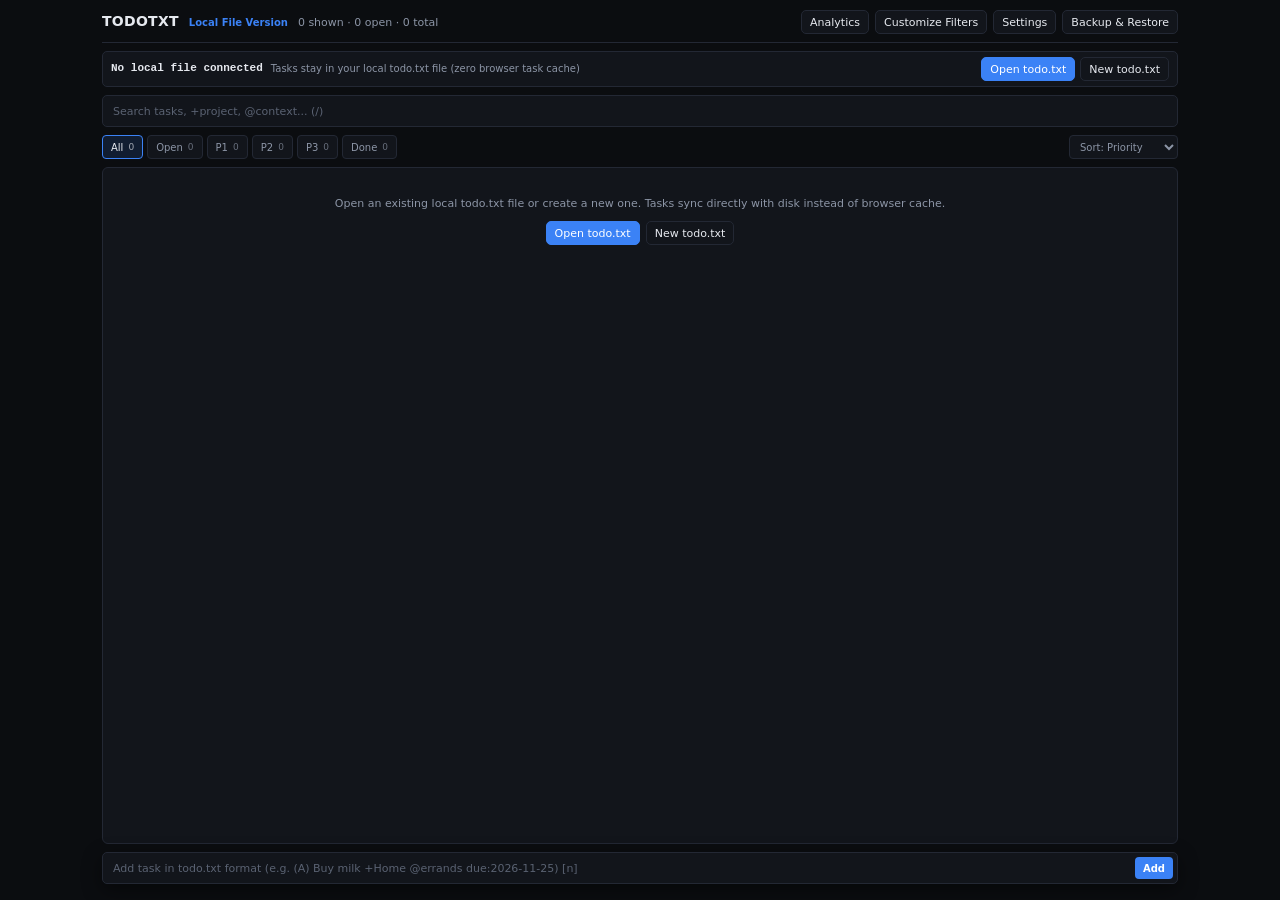
<file: TODOTXT-localfile.html>
<!DOCTYPE html>
<html lang="en">
<head>
  <meta charset="UTF-8" />
  <meta name="viewport" content="width=device-width, initial-scale=1.0, maximum-scale=5.0" />
  <title>TODOTXT (Local File Version) — Compact Task Manager</title>
  <style>
    :root {
      --bg-canvas: #0b0d10;
      --bg-surface: #12151b;
      --bg-elevated: #181c24;
      --bg-hover: #1d222c;
      --border-subtle: #232834;
      --border-strong: #323949;
      --text-primary: #e6e9ef;
      --text-secondary: #8c95a6;
      --text-muted: #5a6272;
      --accent: #3b82f6;
      --accent-hover: #2563eb;
      --accent-soft: rgba(59, 130, 246, 0.14);
      --accent-fg: #ffffff;
      --danger: #ef4444;
      --danger-soft: rgba(239, 68, 68, 0.14);
      --success: #22c55e;
      --amber: #f59e0b;
      --violet: #a855f7;
      --rose: #f43f5e;
      --sky: #0ea5e9;
      --font-sans: ui-sans-serif, system-ui, -apple-system, BlinkMacSystemFont, "Segoe UI", Roboto, "Helvetica Neue", Arial, sans-serif;
      --font-mono: ui-monospace, SFMono-Regular, Menlo, Monaco, Consolas, "Liberation Mono", "Courier New", monospace;
    }

    *, *::before, *::after {
      box-sizing: border-box;
      margin: 0;
      padding: 0;
    }

    html, body {
      height: 100%;
      background-color: var(--bg-canvas);
      color: var(--text-primary);
      font-family: var(--font-sans);
      -webkit-font-smoothing: antialiased;
      -moz-osx-font-smoothing: grayscale;
      line-height: 1.4;
    }

    button, input, textarea, select {
      font-family: inherit;
      color: inherit;
    }

    button {
      cursor: pointer;
      background: none;
      border: none;
    }

    button:focus-visible,
    input:focus-visible,
    textarea:focus-visible,
    select:focus-visible {
      outline: 2px solid var(--accent);
      outline-offset: 1px;
    }

    .app-shell {
      max-width: 1100px;
      margin: 0 auto;
      min-height: 100%;
      display: flex;
      flex-direction: column;
      padding: 10px 12px 16px;
      gap: 8px;
    }

    /* Top Header */
    .topbar {
      display: flex;
      align-items: center;
      justify-content: space-between;
      gap: 12px;
      padding-bottom: 8px;
      border-bottom: 1px solid var(--border-subtle);
      flex-wrap: wrap;
    }

    .brand-group {
      display: flex;
      align-items: baseline;
      gap: 10px;
      min-width: 0;
    }

    .brand-title {
      font-size: 14px;
      font-weight: 700;
      letter-spacing: 0.02em;
      color: var(--text-primary);
      white-space: nowrap;
    }

    .version-label {
      font-size: 10px;
      font-weight: 600;
      color: var(--accent);
      white-space: nowrap;
    }

    .task-summary {
      font-size: 11px;
      color: var(--text-secondary);
      font-variant-numeric: tabular-nums;
      white-space: nowrap;
    }

    /* Local File Connection & Sync Bar */
    .file-sync-bar {
      display: flex;
      align-items: center;
      justify-content: space-between;
      gap: 8px;
      padding: 5px 8px;
      background-color: var(--bg-surface);
      border: 1px solid var(--border-subtle);
      border-radius: 5px;
      flex-wrap: wrap;
    }

    .file-sync-info {
      display: flex;
      align-items: center;
      gap: 8px;
      min-width: 0;
      flex-wrap: wrap;
    }

    .file-sync-name {
      font-family: var(--font-mono);
      font-size: 11px;
      font-weight: 600;
      color: var(--text-primary);
      white-space: nowrap;
      overflow: hidden;
      text-overflow: ellipsis;
      max-width: 260px;
    }

    .file-sync-status {
      font-size: 10px;
      color: var(--text-secondary);
      font-variant-numeric: tabular-nums;
      white-space: nowrap;
    }

    .file-sync-status.synced {
      color: var(--success);
    }

    .file-sync-status.warn {
      color: var(--amber);
    }

    .file-sync-status.error {
      color: #fca5a5;
    }

    .file-sync-actions {
      display: flex;
      align-items: center;
      gap: 5px;
      flex-wrap: wrap;
      flex-shrink: 0;
    }

    .empty-actions {
      display: flex;
      align-items: center;
      justify-content: center;
      gap: 6px;
      flex-wrap: wrap;
    }

    .topbar-actions {
      display: flex;
      align-items: center;
      gap: 6px;
      flex-shrink: 0;
      flex-wrap: wrap;
    }

    .btn {
      display: inline-flex;
      align-items: center;
      justify-content: center;
      gap: 5px;
      height: 28px;
      padding: 0 10px;
      font-size: 11px;
      font-weight: 500;
      border-radius: 5px;
      border: 1px solid var(--border-subtle);
      background-color: var(--bg-surface);
      color: var(--text-primary);
      white-space: nowrap;
      transition: background-color 0.15s ease, border-color 0.15s ease, color 0.15s ease;
    }

    .btn:hover:not(:disabled) {
      background-color: var(--bg-hover);
      border-color: var(--border-strong);
    }

    .btn:disabled {
      opacity: 0.4;
      cursor: not-allowed;
    }

    .btn-primary {
      background-color: var(--accent);
      border-color: var(--accent);
      color: var(--accent-fg);
    }

    .btn-primary:hover:not(:disabled) {
      background-color: var(--accent-hover);
      border-color: var(--accent-hover);
    }

    .btn-danger {
      color: #fca5a5;
      border-color: rgba(239, 68, 68, 0.35);
      background-color: rgba(239, 68, 68, 0.08);
    }

    .btn-danger:hover:not(:disabled) {
      background-color: rgba(239, 68, 68, 0.18);
      border-color: rgba(239, 68, 68, 0.55);
    }

    .btn-sm {
      height: 24px;
      padding: 0 8px;
      font-size: 11px;
    }

    .btn-icon {
      width: 24px;
      height: 24px;
      padding: 0;
    }

    /* Search & Bottom Add Bar */
    .input-wrap {
      position: relative;
      display: flex;
      align-items: center;
      background-color: var(--bg-surface);
      border: 1px solid var(--border-subtle);
      border-radius: 5px;
      transition: border-color 0.15s ease;
    }

    .input-wrap:focus-within {
      border-color: var(--accent);
    }

    .text-input {
      width: 100%;
      height: 30px;
      padding: 0 10px;
      background: transparent;
      border: none;
      font-size: 11px;
      color: var(--text-primary);
      outline: none;
    }

    .text-input::placeholder {
      color: var(--text-muted);
    }

    .input-action-btn {
      height: 22px;
      padding: 0 8px;
      margin-right: 4px;
      border-radius: 4px;
      font-size: 10px;
      font-weight: 600;
      background-color: var(--accent);
      color: var(--accent-fg);
      white-space: nowrap;
      flex-shrink: 0;
    }

    .input-action-btn:hover {
      background-color: var(--accent-hover);
    }

    .clear-search-btn {
      height: 20px;
      width: 20px;
      margin-right: 4px;
      border-radius: 3px;
      font-size: 12px;
      color: var(--text-secondary);
      display: none;
      align-items: center;
      justify-content: center;
      flex-shrink: 0;
    }

    .clear-search-btn.visible {
      display: inline-flex;
    }

    .clear-search-btn:hover {
      background-color: var(--bg-hover);
      color: var(--text-primary);
    }

    /* Filter Bar */
    .filter-toolbar {
      display: flex;
      align-items: center;
      justify-content: space-between;
      gap: 8px;
      flex-wrap: wrap;
    }

    .filter-buttons-scroll {
      display: flex;
      align-items: center;
      gap: 4px;
      flex-wrap: wrap;
      flex: 1;
      min-width: 0;
    }

    .filter-btn {
      display: inline-flex;
      align-items: center;
      gap: 5px;
      height: 24px;
      padding: 0 8px;
      font-size: 10px;
      font-weight: 500;
      border-radius: 4px;
      border: 1px solid var(--border-subtle);
      background-color: var(--bg-surface);
      color: var(--text-secondary);
      white-space: nowrap;
      transition: all 0.15s ease;
    }

    .filter-btn:hover {
      background-color: var(--bg-hover);
      color: var(--text-primary);
      border-color: var(--border-strong);
    }

    .filter-btn.active {
      background-color: var(--accent-soft);
      border-color: var(--accent);
      color: var(--text-primary);
    }

    .filter-btn[data-color="amber"].active {
      background-color: rgba(245, 158, 11, 0.16);
      border-color: var(--amber);
    }

    .filter-btn[data-color="emerald"].active {
      background-color: rgba(34, 197, 94, 0.16);
      border-color: var(--success);
    }

    .filter-btn[data-color="rose"].active {
      background-color: rgba(244, 63, 94, 0.16);
      border-color: var(--rose);
    }

    .filter-btn[data-color="violet"].active {
      background-color: rgba(168, 85, 247, 0.16);
      border-color: var(--violet);
    }

    .filter-btn[data-color="sky"].active {
      background-color: rgba(14, 165, 233, 0.16);
      border-color: var(--sky);
    }

    .filter-count {
      font-variant-numeric: tabular-nums;
      opacity: 0.7;
      font-size: 9px;
    }

    .filter-tools {
      display: flex;
      align-items: center;
      gap: 4px;
      flex-shrink: 0;
    }

    .select-compact {
      height: 24px;
      padding: 0 6px;
      font-size: 10px;
      background-color: var(--bg-surface);
      border: 1px solid var(--border-subtle);
      border-radius: 4px;
      color: var(--text-secondary);
      cursor: pointer;
    }

    /* Ultra-Compact Task List (10px font-size) */
    .task-list-container {
      background-color: var(--bg-surface);
      border: 1px solid var(--border-subtle);
      border-radius: 6px;
      overflow: hidden;
      flex: 1;
      display: flex;
      flex-direction: column;
      justify-content: space-between;
    }

    .task-list {
      list-style: none;
    }

    .task-row {
      display: flex;
      align-items: center;
      gap: 6px;
      padding: 2px 6px;
      min-height: 22px;
      border-bottom: 1px solid var(--border-subtle);
      transition: background-color 0.1s ease;
    }

    .task-row:last-child {
      border-bottom: none;
    }

    .task-row:hover {
      background-color: var(--bg-hover);
    }

    .task-row.editing {
      align-items: flex-start;
      padding-top: 4px;
      padding-bottom: 4px;
      background-color: var(--bg-elevated);
    }

    .task-row.editing .task-check-btn,
    .task-row.editing .task-remove-btn {
      margin-top: 3px;
    }

    .task-check-btn {
      width: 14px;
      height: 14px;
      border-radius: 3px;
      border: 1.5px solid var(--border-strong);
      background-color: transparent;
      display: inline-flex;
      align-items: center;
      justify-content: center;
      flex-shrink: 0;
      color: transparent;
      font-size: 9px;
      line-height: 1;
      transition: all 0.12s ease;
    }

    .task-check-btn:hover {
      filter: brightness(1.2);
    }

    .task-row.completed .task-check-btn {
      background-color: var(--success);
      border-color: var(--success);
      color: #0b0d10;
      font-weight: 700;
    }

    .task-main {
      flex: 1;
      min-width: 0;
      display: flex;
      flex-wrap: wrap;
      align-items: center;
      gap: 3px 6px;
      padding: 2px 0;
      cursor: text;
    }

    .task-content {
      font-size: 10px;
      line-height: 1.35;
      letter-spacing: 0.01em;
      color: var(--text-primary);
      cursor: text;
      word-break: break-word;
      text-align: left;
    }

    .task-content.priority-a {
      font-weight: 700;
    }

    .task-row.completed .task-content {
      color: var(--text-muted) !important;
      text-decoration: line-through;
    }

    .tag-pill {
      display: inline-flex;
      align-items: center;
      font-size: 9px;
      line-height: 1;
      font-weight: 500;
      padding: 2px 6px;
      border-radius: 9999px;
      border: 1px solid transparent;
      white-space: nowrap;
      cursor: pointer;
      transition: background-color 0.12s ease, border-color 0.12s ease, color 0.12s ease, opacity 0.12s ease;
    }

    .tag-pill.tag-project {
      background-color: rgba(14, 165, 233, 0.12);
      border-color: rgba(14, 165, 233, 0.32);
      color: #7dd3fc;
    }

    .tag-pill.tag-project:hover {
      background-color: rgba(14, 165, 233, 0.25);
      border-color: rgba(56, 189, 248, 0.6);
    }

    .tag-pill.tag-project.active {
      background-color: rgba(14, 165, 233, 0.32);
      border-color: #38bdf8;
      color: #e0f2fe;
      font-weight: 600;
    }

    .tag-pill.tag-context {
      background-color: rgba(139, 92, 246, 0.12);
      border-color: rgba(139, 92, 246, 0.32);
      color: #c4b5fd;
    }

    .tag-pill.tag-context:hover {
      background-color: rgba(139, 92, 246, 0.25);
      border-color: rgba(167, 139, 250, 0.6);
    }

    .tag-pill.tag-context.active {
      background-color: rgba(139, 92, 246, 0.32);
      border-color: #a78bfa;
      color: #ede9fe;
      font-weight: 600;
    }

    .task-row.completed .tag-pill:not(.active) {
      opacity: 0.6;
    }

    .task-row.completed .tag-pill:hover {
      opacity: 1;
    }

    .active-tag-chip {
      display: inline-flex;
      align-items: center;
      gap: 4px;
      height: 24px;
      padding: 0 8px;
      border-radius: 9999px;
      font-size: 10px;
      font-weight: 600;
      border: 1px solid transparent;
      white-space: nowrap;
      transition: background-color 0.12s ease;
    }

    .active-tag-chip.project {
      background-color: rgba(14, 165, 233, 0.2);
      border-color: rgba(56, 189, 248, 0.6);
      color: #bae6fd;
    }

    .active-tag-chip.project:hover {
      background-color: rgba(14, 165, 233, 0.3);
    }

    .active-tag-chip.context {
      background-color: rgba(139, 92, 246, 0.2);
      border-color: rgba(167, 139, 250, 0.6);
      color: #ddd6fe;
    }

    .active-tag-chip.context:hover {
      background-color: rgba(139, 92, 246, 0.3);
    }

    .task-edit-wrap {
      flex: 1;
      min-width: 0;
      display: flex;
      flex-direction: column;
      gap: 4px;
    }

    .task-edit-input {
      width: 100%;
      height: 22px;
      padding: 0 6px;
      font-size: 10px;
      font-family: var(--font-mono);
      background-color: var(--bg-canvas);
      border: 1px solid var(--accent);
      border-radius: 3px;
      color: var(--text-primary);
      outline: none;
    }

    .priority-quick-row {
      display: flex;
      align-items: center;
      gap: 4px;
      flex-wrap: wrap;
    }

    .priority-quick-label {
      font-size: 9px;
      color: var(--text-muted);
      margin-right: 2px;
    }

    .priority-quick-btn {
      height: 18px;
      padding: 0 6px;
      font-size: 9px;
      font-weight: 600;
      font-family: var(--font-mono);
      border-radius: 3px;
      border: 1px solid var(--border-subtle);
      background-color: var(--bg-canvas);
      color: var(--text-secondary);
      transition: all 0.12s ease;
    }

    .priority-quick-btn:hover {
      border-color: var(--border-strong);
      color: var(--text-primary);
      background-color: var(--bg-hover);
    }

    .priority-quick-btn.active {
      color: #0b0d10;
      font-weight: 700;
    }

    .task-edit-actions {
      margin-left: auto;
      display: flex;
      align-items: center;
      gap: 4px;
    }

    .task-edit-action-btn {
      height: 18px;
      padding: 0 6px;
      font-size: 9px;
      font-weight: 500;
      border-radius: 3px;
      border: 1px solid var(--border-subtle);
      background-color: var(--bg-surface);
      color: var(--text-secondary);
    }

    .task-edit-action-btn.save {
      background-color: var(--accent);
      border-color: var(--accent);
      color: var(--accent-fg);
    }

    .task-remove-btn {
      width: 20px;
      height: 18px;
      border-radius: 3px;
      display: inline-flex;
      align-items: center;
      justify-content: center;
      color: var(--text-muted);
      font-size: 13px;
      line-height: 1;
      flex-shrink: 0;
      transition: background-color 0.12s ease, color 0.12s ease;
    }

    .task-remove-btn:hover {
      background-color: var(--danger-soft);
      color: #fca5a5;
    }

    @media (pointer: coarse) {
      .task-row {
        min-height: 28px;
        padding: 3px 6px;
      }
      .task-check-btn {
        width: 18px;
        height: 18px;
      }
      .task-remove-btn {
        width: 26px;
        height: 24px;
        font-size: 15px;
      }
    }

    .empty-state {
      padding: 28px 16px;
      text-align: center;
      color: var(--text-secondary);
      font-size: 11px;
    }

    .empty-state p {
      margin-bottom: 10px;
    }

    /* Classic Google-style Pagination Bar */
    .pagination-bar {
      display: flex;
      align-items: center;
      justify-content: center;
      gap: 2px;
      padding: 7px 10px;
      border-top: 1px solid var(--border-subtle);
      background-color: var(--bg-elevated);
      flex-wrap: wrap;
    }

    .page-btn {
      min-width: 24px;
      height: 22px;
      padding: 0 6px;
      font-size: 11px;
      font-variant-numeric: tabular-nums;
      border-radius: 4px;
      color: var(--accent);
      display: inline-flex;
      align-items: center;
      justify-content: center;
      transition: background-color 0.12s ease, color 0.12s ease;
    }

    .page-btn:hover:not(:disabled):not(.active) {
      background-color: var(--bg-hover);
      text-decoration: underline;
    }

    .page-btn.active {
      color: var(--text-primary);
      font-weight: 700;
      background-color: var(--accent-soft);
      border: 1px solid var(--accent);
      cursor: default;
    }

    .page-btn:disabled {
      color: var(--text-muted);
      cursor: not-allowed;
      opacity: 0.55;
    }

    .page-ellipsis {
      font-size: 10px;
      color: var(--text-muted);
      padding: 0 4px;
      user-select: none;
    }

    .page-meta {
      font-size: 10px;
      color: var(--text-muted);
      margin-left: 8px;
      font-variant-numeric: tabular-nums;
      white-space: nowrap;
    }

    /* Bottom Add Bar */
    .bottom-add-bar {
      position: sticky;
      bottom: 8px;
      z-index: 10;
      box-shadow: 0 6px 20px rgba(0, 0, 0, 0.45);
    }

    /* Modals */
    .modal-backdrop {
      position: fixed;
      inset: 0;
      background-color: rgba(5, 7, 10, 0.76);
      display: none;
      align-items: center;
      justify-content: center;
      padding: 16px;
      z-index: 50;
    }

    .modal-backdrop.open {
      display: flex;
    }

    .modal {
      width: 100%;
      max-width: 560px;
      max-height: 88vh;
      overflow-y: auto;
      background-color: var(--bg-surface);
      border: 1px solid var(--border-strong);
      border-radius: 8px;
      padding: 16px;
      display: flex;
      flex-direction: column;
      gap: 14px;
    }

    .modal-wide {
      max-width: 760px;
    }

    .modal-header {
      display: flex;
      align-items: center;
      justify-content: space-between;
      gap: 12px;
      padding-bottom: 10px;
      border-bottom: 1px solid var(--border-subtle);
    }

    .modal-title {
      font-size: 13px;
      font-weight: 600;
    }

    .modal-section {
      display: flex;
      flex-direction: column;
      gap: 8px;
    }

    .modal-label {
      font-size: 11px;
      font-weight: 500;
      color: var(--text-secondary);
    }

    .modal-help {
      font-size: 10px;
      color: var(--text-muted);
      line-height: 1.4;
    }

    .form-row {
      display: grid;
      grid-template-columns: 1fr 1fr;
      gap: 8px;
    }

    @media (max-width: 500px) {
      .form-row {
        grid-template-columns: 1fr;
      }
    }

    .field-input, .field-select, .field-textarea {
      width: 100%;
      background-color: var(--bg-canvas);
      border: 1px solid var(--border-subtle);
      border-radius: 5px;
      padding: 6px 8px;
      font-size: 11px;
      color: var(--text-primary);
    }

    .field-textarea {
      min-height: 96px;
      font-family: var(--font-mono);
      font-size: 10px;
      resize: vertical;
    }

    .setting-row {
      display: flex;
      align-items: center;
      justify-content: space-between;
      gap: 12px;
      padding: 8px 10px;
      background-color: var(--bg-canvas);
      border: 1px solid var(--border-subtle);
      border-radius: 5px;
    }

    .setting-info {
      display: flex;
      flex-direction: column;
      gap: 2px;
      min-width: 0;
    }

    .setting-name {
      font-size: 11px;
      font-weight: 600;
      color: var(--text-primary);
    }

    .setting-desc {
      font-size: 10px;
      color: var(--text-muted);
    }

    .setting-number-input {
      width: 72px;
      height: 26px;
      padding: 0 8px;
      text-align: center;
      font-size: 11px;
      font-variant-numeric: tabular-nums;
      background-color: var(--bg-surface);
      border: 1px solid var(--border-strong);
      border-radius: 4px;
      color: var(--text-primary);
    }

    .theme-grid {
      display: grid;
      grid-template-columns: repeat(3, 1fr);
      gap: 6px;
    }

    @media (max-width: 480px) {
      .theme-grid {
        grid-template-columns: repeat(2, 1fr);
      }
    }

    .theme-option-btn {
      display: flex;
      align-items: center;
      gap: 8px;
      padding: 7px 9px;
      background-color: var(--bg-canvas);
      border: 1px solid var(--border-subtle);
      border-radius: 5px;
      font-size: 11px;
      font-weight: 500;
      color: var(--text-secondary);
      text-align: left;
      transition: all 0.12s ease;
    }

    .theme-option-btn:hover {
      border-color: var(--border-strong);
      color: var(--text-primary);
      background-color: var(--bg-hover);
    }

    .theme-option-btn.active {
      border-color: var(--accent);
      background-color: var(--accent-soft);
      color: var(--text-primary);
      font-weight: 600;
    }

    .theme-swatch-pair {
      display: inline-flex;
      align-items: center;
      flex-shrink: 0;
    }

    .theme-swatch-bg {
      width: 12px;
      height: 12px;
      border-radius: 3px 0 0 3px;
      border: 1px solid rgba(255, 255, 255, 0.16);
    }

    .theme-swatch-accent {
      width: 10px;
      height: 12px;
      border-radius: 0 3px 3px 0;
    }

    .priority-color-grid {
      display: grid;
      grid-template-columns: repeat(2, 1fr);
      gap: 6px;
    }

    @media (max-width: 440px) {
      .priority-color-grid {
        grid-template-columns: 1fr;
      }
    }

    .priority-color-item {
      display: flex;
      align-items: center;
      justify-content: space-between;
      gap: 8px;
      padding: 6px 8px;
      background-color: var(--bg-canvas);
      border: 1px solid var(--border-subtle);
      border-radius: 5px;
      font-size: 11px;
    }

    .color-picker-wrap {
      display: flex;
      align-items: center;
      gap: 6px;
    }

    .color-swatch-input {
      width: 26px;
      height: 22px;
      padding: 0;
      border: 1px solid var(--border-strong);
      border-radius: 4px;
      background: transparent;
      cursor: pointer;
    }

    .color-hex-text {
      font-family: var(--font-mono);
      font-size: 10px;
      color: var(--text-secondary);
      width: 56px;
    }

    .custom-filter-list {
      display: flex;
      flex-direction: column;
      gap: 5px;
    }

    .custom-filter-item {
      display: flex;
      align-items: center;
      justify-content: space-between;
      gap: 8px;
      padding: 6px 8px;
      background-color: var(--bg-canvas);
      border: 1px solid var(--border-subtle);
      border-radius: 5px;
    }

    .custom-filter-meta {
      min-width: 0;
      flex: 1;
    }

    .custom-filter-name {
      font-size: 11px;
      font-weight: 600;
      color: var(--text-primary);
      display: flex;
      align-items: center;
      gap: 6px;
    }

    .custom-filter-query {
      font-size: 10px;
      font-family: var(--font-mono);
      color: var(--text-muted);
      overflow: hidden;
      text-overflow: ellipsis;
      white-space: nowrap;
    }

    .custom-filter-actions {
      display: flex;
      align-items: center;
      gap: 4px;
      flex-shrink: 0;
    }

    .backup-actions-grid {
      display: grid;
      grid-template-columns: repeat(2, 1fr);
      gap: 6px;
    }

    @media (max-width: 480px) {
      .backup-actions-grid {
        grid-template-columns: 1fr;
      }
    }

    .backup-summary-bar {
      padding: 6px 9px;
      background-color: var(--bg-canvas);
      border: 1px solid var(--border-subtle);
      border-radius: 5px;
      font-size: 10px;
      color: var(--text-secondary);
      font-variant-numeric: tabular-nums;
    }

    /* Analytics Charts */
    .stats-strip {
      display: grid;
      grid-template-columns: repeat(4, 1fr);
      gap: 6px;
    }

    @media (max-width: 520px) {
      .stats-strip {
        grid-template-columns: repeat(2, 1fr);
      }
    }

    .stat-box {
      padding: 8px 10px;
      background-color: var(--bg-canvas);
      border: 1px solid var(--border-subtle);
      border-radius: 5px;
    }

    .stat-label {
      font-size: 10px;
      color: var(--text-muted);
    }

    .stat-value {
      font-size: 15px;
      font-weight: 700;
      font-variant-numeric: tabular-nums;
      color: var(--text-primary);
      margin-top: 2px;
    }

    .chart-card {
      padding: 10px 12px;
      background-color: var(--bg-canvas);
      border: 1px solid var(--border-subtle);
      border-radius: 6px;
      display: flex;
      flex-direction: column;
      gap: 8px;
    }

    .chart-title {
      font-size: 11px;
      font-weight: 600;
      color: var(--text-primary);
      display: flex;
      align-items: center;
      justify-content: space-between;
      gap: 8px;
    }

    .chart-legend {
      display: flex;
      align-items: center;
      gap: 10px;
      font-size: 10px;
      color: var(--text-secondary);
      font-weight: 400;
    }

    .legend-dot {
      display: inline-block;
      width: 8px;
      height: 8px;
      border-radius: 2px;
      margin-right: 4px;
    }

    .divider {
      height: 1px;
      background-color: var(--border-subtle);
    }

    /* Toast Notification */
    .toast {
      position: fixed;
      bottom: 48px;
      right: 14px;
      background-color: var(--bg-elevated);
      border: 1px solid var(--border-strong);
      border-radius: 6px;
      padding: 7px 10px;
      font-size: 11px;
      color: var(--text-primary);
      display: none;
      align-items: center;
      gap: 10px;
      z-index: 100;
      box-shadow: 0 8px 24px rgba(0, 0, 0, 0.45);
    }

    .toast.visible {
      display: flex;
    }

    .toast-undo {
      color: var(--accent);
      font-weight: 600;
      font-size: 11px;
    }

    .toast-undo:hover {
      text-decoration: underline;
    }

    .hidden-file-input {
      display: none;
    }
  </style>
</head>
<body>
  <div class="app-shell">
    <!-- Top Bar -->
    <header class="topbar">
      <div class="brand-group">
        <h1 class="brand-title">TODOTXT</h1>
        <span class="version-label">Local File Version</span>
        <span class="task-summary" id="taskSummary">0 tasks</span>
      </div>
      <div class="topbar-actions">
        <button type="button" class="btn btn-sm" id="openAnalyticsBtn" title="View task completion trends and project distribution">Analytics</button>
        <button type="button" class="btn btn-sm" id="openFiltersBtn" title="Customize filter buttons">Customize Filters</button>
        <button type="button" class="btn btn-sm" id="openSettingsBtn" title="Theme, pagination, and priority color settings">Settings</button>
        <button type="button" class="btn btn-sm" id="openBackupBtn" title="Export or restore settings, views, or tasks">Backup &amp; Restore</button>
      </div>
    </header>

    <!-- Local File Sync Bar -->
    <div class="file-sync-bar" id="fileSyncBar">
      <div class="file-sync-info">
        <span class="file-sync-name" id="fileSyncName">No local file connected</span>
        <span class="file-sync-status" id="fileSyncStatus">Open or create a local todo.txt file (tasks are never cached in browser storage)</span>
      </div>
      <div class="file-sync-actions" id="fileSyncActions">
        <button type="button" class="btn btn-sm btn-primary" id="reconnectFileBtn" style="display:none;">Reconnect</button>
        <button type="button" class="btn btn-sm btn-primary" id="openLocalFileBtn">Open todo.txt</button>
        <button type="button" class="btn btn-sm" id="newLocalFileBtn">New todo.txt</button>
        <button type="button" class="btn btn-sm" id="syncNowBtn" style="display:none;" title="Re-read local todo.txt from disk">Sync Now</button>
        <button type="button" class="btn btn-sm btn-primary" id="manualSaveFileBtn" style="display:none;" title="Download updated todo.txt file">Save todo.txt</button>
        <button type="button" class="btn btn-sm" id="disconnectFileBtn" style="display:none;">Disconnect</button>
      </div>
      <input type="file" id="fallbackLocalFileInput" class="hidden-file-input" accept=".txt,text/plain" />
    </div>

    <!-- Search Input (Top) -->
    <div class="input-wrap">
      <input
        type="text"
        id="searchInput"
        class="text-input"
        placeholder="Search tasks, +project, @context... (/)"
        autocomplete="off"
        aria-label="Search tasks"
      />
      <button type="button" id="clearSearchBtn" class="clear-search-btn" aria-label="Clear search">&times;</button>
    </div>

    <!-- Filter Buttons & Sort -->
    <div class="filter-toolbar">
      <div class="filter-buttons-scroll" id="filterButtonsContainer" role="tablist" aria-label="Task filters"></div>
      <div class="filter-tools">
        <button type="button" id="activeTagChip" class="active-tag-chip" style="display:none;"></button>
        <select id="sortSelect" class="select-compact" aria-label="Sort tasks">
          <option value="priority">Sort: Priority</option>
          <option value="added">Sort: Order</option>
          <option value="alpha">Sort: A-Z</option>
          <option value="due">Sort: Due Date</option>
        </select>
      </div>
    </div>

    <!-- Compact Task List (10px font-size, content-only) -->
    <main class="task-list-container">
      <div>
        <ul class="task-list" id="taskList" aria-label="Tasks"></ul>
        <div class="empty-state" id="emptyState" style="display: none;">
          <p id="emptyMessage">No local file connected.</p>
          <div class="empty-actions" id="emptyActions">
            <button type="button" class="btn btn-sm btn-primary" id="emptyReconnectBtn" style="display:none;">Reconnect</button>
            <button type="button" class="btn btn-sm btn-primary" id="emptyOpenFileBtn">Open todo.txt</button>
            <button type="button" class="btn btn-sm" id="emptyNewFileBtn">New todo.txt</button>
            <button type="button" class="btn btn-sm" id="resetFilterBtn" style="display:none;">Show All Tasks</button>
          </div>
        </div>
      </div>
      <nav class="pagination-bar" id="paginationBar" aria-label="Task pages" style="display: none;"></nav>
    </main>

    <!-- Add Task Input (Bottom Only) -->
    <form class="input-wrap bottom-add-bar" id="addForm">
      <input
        type="text"
        id="addInput"
        class="text-input"
        placeholder="Add task in todo.txt format (e.g. (A) Buy milk +Home @errands due:2026-11-25) [n]"
        autocomplete="off"
        aria-label="New task in todo.txt format"
      />
      <button type="submit" class="input-action-btn">Add</button>
    </form>
  </div>

  <!-- Analytics Modal -->
  <div class="modal-backdrop" id="analyticsModal" role="dialog" aria-modal="true" aria-labelledby="analyticsModalTitle">
    <div class="modal modal-wide">
      <div class="modal-header">
        <h2 class="modal-title" id="analyticsModalTitle">Task Analytics</h2>
        <button type="button" class="btn btn-sm btn-icon" id="closeAnalyticsBtn" aria-label="Close">&times;</button>
      </div>

      <div class="stats-strip" id="analyticsSummaryStrip"></div>

      <div class="chart-card">
        <div class="chart-title">
          <span>Completion Trends Over Time</span>
          <span class="chart-legend">
            <span><span class="legend-dot" style="background: var(--success);"></span>Completed</span>
            <span><span class="legend-dot" style="background: var(--accent);"></span>Created</span>
          </span>
        </div>
        <div id="trendChartContainer"></div>
      </div>

      <div class="chart-card">
        <div class="chart-title">
          <span>Project Distribution</span>
          <span class="chart-legend">
            <span><span class="legend-dot" style="background: var(--accent);"></span>Open</span>
            <span><span class="legend-dot" style="background: var(--success);"></span>Done</span>
          </span>
        </div>
        <div id="projectChartContainer"></div>
      </div>
    </div>
  </div>

  <!-- Settings Modal -->
  <div class="modal-backdrop" id="settingsModal" role="dialog" aria-modal="true" aria-labelledby="settingsModalTitle">
    <div class="modal">
      <div class="modal-header">
        <h2 class="modal-title" id="settingsModalTitle">Settings</h2>
        <button type="button" class="btn btn-sm btn-icon" id="closeSettingsBtn" aria-label="Close">&times;</button>
      </div>

      <div class="modal-section">
        <div class="modal-label">Theme</div>
        <div class="theme-grid" id="themeGrid"></div>
      </div>

      <div class="divider"></div>

      <div class="modal-section">
        <div class="modal-label">Pagination</div>
        <div class="setting-row">
          <div class="setting-info">
            <label for="pageSizeInput" class="setting-name">Tasks per page</label>
            <span class="setting-desc">Number of tasks shown on each page (default: 10).</span>
          </div>
          <input
            type="number"
            id="pageSizeInput"
            class="setting-number-input"
            min="1"
            max="500"
            value="10"
          />
        </div>
      </div>

      <div class="divider"></div>

      <div class="modal-section">
        <div style="display:flex; align-items:center; justify-content:space-between;">
          <span class="modal-label">Checkbox Priority Colors (A–F)</span>
          <button type="button" class="btn btn-sm" id="resetDefaultCheckboxColorsBtn">Reset Colors</button>
        </div>

        <div class="setting-row">
          <div class="setting-info">
            <label for="colorizeCheckboxesInput" class="setting-name">Color checkboxes by priority</label>
            <span class="setting-desc">Tint task checkboxes based on (A) through (F) priority.</span>
          </div>
          <input type="checkbox" id="colorizeCheckboxesInput" checked style="width:16px; height:16px; accent-color:var(--accent); cursor:pointer;" />
        </div>

        <div class="priority-color-grid" id="checkboxColorGrid"></div>
      </div>

      <div class="divider"></div>

      <div class="modal-section">
        <div style="display:flex; align-items:center; justify-content:space-between;">
          <span class="modal-label">Priority Font Colors (A–F)</span>
          <button type="button" class="btn btn-sm" id="resetDefaultTextColorsBtn">Reset Font Colors</button>
        </div>

        <div class="setting-row">
          <div class="setting-info">
            <label for="boldPriorityAInput" class="setting-name">Bold (A) priority tasks</label>
            <span class="setting-desc">Render priority (A) task text in bold by default.</span>
          </div>
          <input type="checkbox" id="boldPriorityAInput" checked style="width:16px; height:16px; accent-color:var(--accent); cursor:pointer;" />
        </div>

        <div class="setting-row">
          <div class="setting-info">
            <label for="colorizeTextInput" class="setting-name">Color task text by priority</label>
            <span class="setting-desc">Apply custom font colors to priorities (A) through (F).</span>
          </div>
          <input type="checkbox" id="colorizeTextInput" checked style="width:16px; height:16px; accent-color:var(--accent); cursor:pointer;" />
        </div>

        <div class="priority-color-grid" id="textColorGrid"></div>
      </div>
    </div>
  </div>

  <!-- Customize Filters Modal -->
  <div class="modal-backdrop" id="filtersModal" role="dialog" aria-modal="true" aria-labelledby="filtersModalTitle">
    <div class="modal">
      <div class="modal-header">
        <h2 class="modal-title" id="filtersModalTitle">Customize Filter Buttons</h2>
        <button type="button" class="btn btn-sm btn-icon" id="closeFiltersBtn" aria-label="Close">&times;</button>
      </div>

      <form class="modal-section" id="newFilterForm">
        <div class="modal-label" id="filterFormHeading">Add Custom Filter Button</div>
        <div class="form-row">
          <input type="text" id="filterLabelInput" class="field-input" placeholder="Button label (e.g. Work)" maxlength="24" required />
          <input type="text" id="filterQueryInput" class="field-input" placeholder="Rule (e.g. +Work is:open)" required />
        </div>
        <div class="form-row">
          <select id="filterColorSelect" class="field-select" aria-label="Button accent color">
            <option value="blue">Accent: Blue</option>
            <option value="amber">Accent: Amber</option>
            <option value="emerald">Accent: Green</option>
            <option value="rose">Accent: Rose</option>
            <option value="violet">Accent: Violet</option>
            <option value="sky">Accent: Sky</option>
          </select>
          <div style="display:flex; gap:6px; justify-content:flex-end;">
            <button type="button" class="btn btn-sm" id="cancelFilterEditBtn" style="display:none;">Cancel</button>
            <button type="submit" class="btn btn-sm btn-primary" id="saveFilterBtn">Add Button</button>
          </div>
        </div>
        <p class="modal-help">
          Query syntax: combine tokens with spaces (AND) or <code>OR</code>. Supports <code>+project</code>, <code>@context</code>, <code>(A)</code> or <code>(A-B)</code>, <code>is:open</code>, <code>is:done</code>, <code>due:today</code>, <code>due:overdue</code>, negation with <code>-</code> (e.g. <code>-@waiting</code>), or plain text.
        </p>
      </form>

      <div class="divider"></div>

      <div class="modal-section">
        <div style="display:flex; align-items:center; justify-content:space-between;">
          <span class="modal-label">Active Filter Buttons</span>
          <button type="button" class="btn btn-sm" id="resetDefaultFiltersBtn">Reset Defaults</button>
        </div>
        <div class="custom-filter-list" id="customFilterList"></div>
      </div>
    </div>
  </div>

  <!-- Backup & Restore Modal -->
  <div class="modal-backdrop" id="backupModal" role="dialog" aria-modal="true" aria-labelledby="backupModalTitle">
    <div class="modal">
      <div class="modal-header">
        <h2 class="modal-title" id="backupModalTitle">Local Backup &amp; Restore</h2>
        <button type="button" class="btn btn-sm btn-icon" id="closeBackupBtn" aria-label="Close">&times;</button>
      </div>

      <div class="modal-section">
        <div class="backup-summary-bar" id="backupSummaryBar"></div>
        <div class="modal-label">Export Data</div>
        <div class="backup-actions-grid">
          <button type="button" class="btn btn-sm btn-primary" id="exportJsonBtn">Export Full Backup (.json)</button>
          <button type="button" class="btn btn-sm" id="exportSettingsJsonBtn">Export Settings &amp; Views (.json)</button>
          <button type="button" class="btn btn-sm" id="exportTxtBtn">Export todo.txt</button>
          <button type="button" class="btn btn-sm" id="copyRawBtn">Copy todo.txt</button>
        </div>
        <p class="modal-help">
          <strong>Full Backup (.json)</strong> saves all tasks, custom filter views, theme, pagination, and priority colors. <strong>Settings &amp; Views (.json)</strong> saves only your custom views and settings.
        </p>
      </div>

      <div class="divider"></div>

      <div class="modal-section">
        <div class="modal-label">Restore / Import</div>
        <div style="display:flex; gap:6px; flex-wrap:wrap; align-items:center;">
          <button type="button" class="btn btn-sm" id="pickFileBtn">Import .txt or .json File</button>
          <input type="file" id="importFileInput" class="hidden-file-input" accept=".txt,.json,text/plain,application/json" />
          <select id="importModeSelect" class="select-compact" aria-label="Import mode">
            <option value="merge">Tasks: Merge unique</option>
            <option value="replace">Tasks: Replace all</option>
          </select>
        </div>
        <label style="display:flex; align-items:center; gap:6px; font-size:10px; color:var(--text-secondary); cursor:pointer;">
          <input type="checkbox" id="restoreSettingsOnImport" checked style="width:14px; height:14px; accent-color:var(--accent);" />
          <span>Restore settings &amp; custom filter views when importing a .json backup</span>
        </label>
        <textarea id="pasteImportTextarea" class="field-textarea" placeholder="Or paste raw todo.txt lines or JSON backup here..."></textarea>
        <div style="display:flex; justify-content:space-between; align-items:center; gap:8px;">
          <button type="button" class="btn btn-sm btn-danger" id="clearCompletedBtn">Purge Completed</button>
          <button type="button" class="btn btn-sm btn-primary" id="applyPasteImportBtn">Import Pasted Data</button>
        </div>
      </div>
    </div>
  </div>

  <!-- Undo Toast -->
  <div class="toast" id="toast" role="status" aria-live="polite">
    <span id="toastMessage"></span>
    <button type="button" class="toast-undo" id="toastUndoBtn" style="display:none;">Undo</button>
  </div>

  <script>
    (function () {
      'use strict';

      var STORAGE_KEYS = {
        FILTERS: 'todotxt_localfile_filters_v1',
        SETTINGS: 'todotxt_localfile_prefs_v1'
      };

      var IDB_NAME = 'todotxt_localfile_db';
      var IDB_STORE = 'handles';
      var IDB_HANDLE_KEY = 'active_todo_handle';

      var PRIORITIES = ['A', 'B', 'C', 'D', 'E', 'F'];

      var DEFAULT_FILTERS = [
        { id: 'f_all', label: 'All', query: '', color: 'blue', visible: true },
        { id: 'f_open', label: 'Open', query: 'is:open', color: 'sky', visible: true },
        { id: 'f_p1', label: 'P1', query: '(A-B) is:open', color: 'amber', visible: true },
        { id: 'f_p2', label: 'P2', query: '(C-D) is:open', color: 'sky', visible: true },
        { id: 'f_p3', label: 'P3', query: '(E-F) is:open', color: 'violet', visible: true },
        { id: 'f_done', label: 'Done', query: 'is:done', color: 'emerald', visible: true }
      ];

      var DEFAULT_PRIORITY_COLORS = {
        A: '#eab308',
        B: '#ef4444',
        C: '#3b82f6',
        D: '#22c55e',
        E: '#a855f7',
        F: '#06b6d4'
      };

      var DEFAULT_TEXT_COLORS = {
        A: '#fde047',
        B: '#fca5a5',
        C: '#93c5fd',
        D: '#86efac',
        E: '#d8b4fe',
        F: '#67e8f9'
      };

      var THEMES = {
        midnight: {
          label: 'Midnight',
          bgCanvas: '#0b0d10',
          bgSurface: '#12151b',
          bgElevated: '#181c24',
          bgHover: '#1d222c',
          borderSubtle: '#232834',
          borderStrong: '#323949',
          textPrimary: '#e6e9ef',
          textSecondary: '#8c95a6',
          textMuted: '#5a6272',
          accent: '#3b82f6',
          accentHover: '#2563eb',
          accentSoft: 'rgba(59, 130, 246, 0.14)',
          accentFg: '#ffffff'
        },
        slate: {
          label: 'Slate',
          bgCanvas: '#090e1a',
          bgSurface: '#0f172a',
          bgElevated: '#162033',
          bgHover: '#1e293b',
          borderSubtle: '#1e293b',
          borderStrong: '#334155',
          textPrimary: '#f1f5f9',
          textSecondary: '#94a3b8',
          textMuted: '#64748b',
          accent: '#0ea5e9',
          accentHover: '#0284c7',
          accentSoft: 'rgba(14, 165, 233, 0.16)',
          accentFg: '#ffffff'
        },
        zinc: {
          label: 'Zinc',
          bgCanvas: '#09090b',
          bgSurface: '#131316',
          bgElevated: '#1b1b1f',
          bgHover: '#232329',
          borderSubtle: '#27272a',
          borderStrong: '#3f3f46',
          textPrimary: '#f4f4f5',
          textSecondary: '#a1a1aa',
          textMuted: '#71717a',
          accent: '#6366f1',
          accentHover: '#4f46e5',
          accentSoft: 'rgba(99, 102, 241, 0.16)',
          accentFg: '#ffffff'
        },
        neutral: {
          label: 'Neutral',
          bgCanvas: '#0a0a0a',
          bgSurface: '#141414',
          bgElevated: '#1c1c1c',
          bgHover: '#242424',
          borderSubtle: '#262626',
          borderStrong: '#404040',
          textPrimary: '#f5f5f5',
          textSecondary: '#a3a3a3',
          textMuted: '#737373',
          accent: '#d4d4d4',
          accentHover: '#e5e5e5',
          accentSoft: 'rgba(212, 212, 212, 0.14)',
          accentFg: '#0a0a0a'
        },
        stone: {
          label: 'Stone',
          bgCanvas: '#0c0a09',
          bgSurface: '#161311',
          bgElevated: '#1f1b18',
          bgHover: '#292524',
          borderSubtle: '#292524',
          borderStrong: '#44403c',
          textPrimary: '#f5f5f4',
          textSecondary: '#a8a29e',
          textMuted: '#78716c',
          accent: '#f59e0b',
          accentHover: '#d97706',
          accentSoft: 'rgba(245, 158, 11, 0.16)',
          accentFg: '#0c0a09'
        },
        emerald: {
          label: 'Forest',
          bgCanvas: '#070f0c',
          bgSurface: '#0d1914',
          bgElevated: '#13241d',
          bgHover: '#193027',
          borderSubtle: '#1d352b',
          borderStrong: '#2c4f41',
          textPrimary: '#ecfdf5',
          textSecondary: '#86efac',
          textMuted: '#4d7c66',
          accent: '#10b981',
          accentHover: '#059669',
          accentSoft: 'rgba(16, 185, 129, 0.16)',
          accentFg: '#070f0c'
        }
      };

      var state = {
        tasks: [],
        filters: [],
        activeFilterId: 'f_all',
        searchQuery: '',
        selectedTag: null,
        sortBy: 'priority',
        pageSize: 10,
        currentPage: 1,
        theme: 'midnight',
        boldPriorityA: true,
        colorizeCheckboxes: true,
        priorityColors: Object.assign({}, DEFAULT_PRIORITY_COLORS),
        colorizeText: true,
        priorityTextColors: Object.assign({}, DEFAULT_TEXT_COLORS),
        editingTaskId: null,
        editingFilterId: null,
        undoSnapshot: null,
        fileHandle: null,
        pendingHandle: null,
        manualMode: false,
        manualFileName: 'todo.txt',
        hasUnsavedManualChanges: false,
        lastSyncedText: '',
        lastKnownModified: 0,
        lastSyncTime: null,
        syncStatus: 'disconnected',
        isWriting: false
      };

      var writeQueue = Promise.resolve();
      var toastTimer = null;

      function applyTheme(themeKey) {
        var t = THEMES[themeKey] || THEMES.midnight;
        var root = document.documentElement.style;
        root.setProperty('--bg-canvas', t.bgCanvas);
        root.setProperty('--bg-surface', t.bgSurface);
        root.setProperty('--bg-elevated', t.bgElevated);
        root.setProperty('--bg-hover', t.bgHover);
        root.setProperty('--border-subtle', t.borderSubtle);
        root.setProperty('--border-strong', t.borderStrong);
        root.setProperty('--text-primary', t.textPrimary);
        root.setProperty('--text-secondary', t.textSecondary);
        root.setProperty('--text-muted', t.textMuted);
        root.setProperty('--accent', t.accent);
        root.setProperty('--accent-hover', t.accentHover);
        root.setProperty('--accent-soft', t.accentSoft);
        root.setProperty('--accent-fg', t.accentFg);
      }

      function todayISO() {
        var d = new Date();
        var y = d.getFullYear();
        var m = String(d.getMonth() + 1).padStart(2, '0');
        var day = String(d.getDate()).padStart(2, '0');
        return y + '-' + m + '-' + day;
      }

      function uid() {
        return 't_' + Date.now().toString(36) + '_' + Math.random().toString(36).slice(2, 7);
      }

      function parseTodoLine(raw) {
        var text = String(raw || '').trim();
        var remaining = text;
        var completed = false;
        var completionDate = null;
        var priority = null;
        var creationDate = null;

        if (/^x(\s|$)/.test(remaining)) {
          completed = true;
          remaining = remaining.slice(1).trim();
          var compDateMatch = remaining.match(/^(\d{4}-\d{2}-\d{2})(?:\s+|$)/);
          if (compDateMatch) {
            completionDate = compDateMatch[1];
            remaining = remaining.slice(compDateMatch[0].length).trim();
          }
        }

        var priMatch = remaining.match(/^\(([A-Z])\)\s+/);
        if (priMatch) {
          priority = priMatch[1];
          remaining = remaining.slice(priMatch[0].length).trim();
        }

        var createMatch = remaining.match(/^(\d{4}-\d{2}-\d{2})(?:\s+|$)/);
        if (createMatch) {
          creationDate = createMatch[1];
          remaining = remaining.slice(createMatch[0].length).trim();
        }

        var projects = [];
        var contexts = [];
        var meta = {};
        var contentParts = [];
        var tokens = remaining ? remaining.split(/\s+/) : [];

        for (var i = 0; i < tokens.length; i++) {
          var tok = tokens[i];
          if (/^\+\S+/.test(tok)) {
            var pVal = tok.slice(1);
            if (!projects.some(function (ex) { return ex.toLowerCase() === pVal.toLowerCase(); })) {
              projects.push(pVal);
            }
          } else if (/^@\S+/.test(tok)) {
            var cVal = tok.slice(1);
            if (!contexts.some(function (ex) { return ex.toLowerCase() === cVal.toLowerCase(); })) {
              contexts.push(cVal);
            }
          } else if (/^[a-zA-Z][a-zA-Z0-9_-]*:[^\s]+$/.test(tok) && !/^https?:\/\//i.test(tok)) {
            var colonIdx = tok.indexOf(':');
            var k = tok.slice(0, colonIdx).toLowerCase();
            var v = tok.slice(colonIdx + 1);
            meta[k] = v;
          } else {
            contentParts.push(tok);
          }
        }

        var content = '';
        if (contentParts.length > 0) {
          content = contentParts.join(' ').trim();
        } else if (projects.length === 0 && contexts.length === 0) {
          content = remaining || text;
        }

        return {
          raw: text,
          completed: completed,
          completionDate: completionDate,
          priority: priority,
          creationDate: creationDate,
          projects: projects,
          contexts: contexts,
          meta: meta,
          due: meta.due || null,
          content: content
        };
      }

      function applyPriorityPrefix(raw, targetPriority) {
        var text = String(raw || '').trim();
        var prefix = '';
        var rest = text;

        if (/^x(\s|$)/.test(rest)) {
          var doneMatch = rest.match(/^(x(?:\s+\d{4}-\d{2}-\d{2})?)\s*(.*)$/);
          if (doneMatch) {
            prefix = doneMatch[1] + ' ';
            rest = doneMatch[2] || '';
          }
        }

        var existingPriMatch = rest.match(/^\(([A-Z])\)\s*(.*)$/);
        var existingPri = null;
        if (existingPriMatch) {
          existingPri = existingPriMatch[1];
          rest = existingPriMatch[2] || '';
        }

        if (!targetPriority || existingPri === targetPriority) {
          return (prefix + rest).trim();
        }
        return (prefix + '(' + targetPriority + ') ' + rest).trim();
      }

      function toggleRawCompletion(raw) {
        var trimmed = String(raw || '').trim();
        var today = todayISO();
        if (/^x(\s|$)/.test(trimmed)) {
          var rest = trimmed.slice(1).trim();
          rest = rest.replace(/^\d{4}-\d{2}-\d{2}\s*/, '').trim();
          return rest;
        } else {
          return 'x ' + today + ' ' + trimmed;
        }
      }

      function matchesSingleTerm(parsed, term) {
        if (!term) return true;
        var negate = false;
        if (term.charAt(0) === '-' && term.length > 1) {
          negate = true;
          term = term.slice(1);
        }

        var lower = term.toLowerCase();
        var result = false;

        if (lower === 'is:open' || lower === 'is:active') {
          result = !parsed.completed;
        } else if (lower === 'is:done' || lower === 'is:completed') {
          result = parsed.completed;
        } else if (/^\(([A-Z])\)$/i.test(term)) {
          var targetP = term.slice(1, 2).toUpperCase();
          result = parsed.priority === targetP;
        } else if (/^\(([A-Z])-([A-Z])\)$/i.test(term)) {
          var m = term.match(/^\(([A-Z])-([A-Z])\)$/i);
          var startC = m[1].toUpperCase().charCodeAt(0);
          var endC = m[2].toUpperCase().charCodeAt(0);
          var pCode = parsed.priority ? parsed.priority.charCodeAt(0) : -1;
          result = pCode >= Math.min(startC, endC) && pCode <= Math.max(startC, endC);
        } else if (lower.indexOf('priority:') === 0) {
          var pVal = lower.slice(9).toUpperCase();
          result = parsed.priority === pVal;
        } else if (lower === 'due:today') {
          result = parsed.due === todayISO();
        } else if (lower === 'due:overdue') {
          result = Boolean(parsed.due && !parsed.completed && parsed.due < todayISO());
        } else if (lower === 'has:due') {
          result = Boolean(parsed.due);
        } else if (term.charAt(0) === '+') {
          var proj = term.slice(1).toLowerCase();
          result = parsed.projects.some(function (p) { return p.toLowerCase() === proj || p.toLowerCase().indexOf(proj) !== -1; });
        } else if (term.charAt(0) === '@') {
          var ctx = term.slice(1).toLowerCase();
          result = parsed.contexts.some(function (c) { return c.toLowerCase() === ctx || c.toLowerCase().indexOf(ctx) !== -1; });
        } else {
          result = parsed.raw.toLowerCase().indexOf(lower) !== -1;
        }

        return negate ? !result : result;
      }

      function matchesQuery(parsed, query) {
        var q = String(query || '').trim();
        if (!q) return true;
        var orGroups = q.split(/\s+OR\s+/);
        for (var i = 0; i < orGroups.length; i++) {
          var terms = orGroups[i].trim().split(/\s+/);
          var allMatch = true;
          for (var j = 0; j < terms.length; j++) {
            if (!matchesSingleTerm(parsed, terms[j])) {
              allMatch = false;
              break;
            }
          }
          if (allMatch) return true;
        }
        return false;
      }

      function migrateFiltersIfNeeded(filters) {
        var hasLegacyHigh = filters.some(function (f) { return f.id === 'f_high'; });
        var hasP1 = filters.some(function (f) { return f.id === 'f_p1'; });
        if (!hasLegacyHigh || hasP1) return filters;

        var migrated = [];
        filters.forEach(function (f) {
          if (f.id === 'f_high') {
            migrated.push({ id: 'f_p1', label: 'P1', query: '(A-B) is:open', color: 'amber', visible: true });
            migrated.push({ id: 'f_p2', label: 'P2', query: '(C-D) is:open', color: 'sky', visible: true });
            migrated.push({ id: 'f_p3', label: 'P3', query: '(E-F) is:open', color: 'violet', visible: true });
          } else {
            migrated.push(f);
          }
        });
        if (state.activeFilterId === 'f_high') {
          state.activeFilterId = 'f_p1';
        }
        return migrated;
      }

      function buildSettingsSnapshot() {
        return {
          activeFilterId: state.activeFilterId,
          sortBy: state.sortBy,
          pageSize: state.pageSize,
          theme: state.theme,
          boldPriorityA: state.boldPriorityA,
          colorizeCheckboxes: state.colorizeCheckboxes,
          priorityColors: state.priorityColors,
          colorizeText: state.colorizeText,
          priorityTextColors: state.priorityTextColors
        };
      }

      function applyImportedConfig(obj) {
        if (Array.isArray(obj.filters) && obj.filters.length > 0) {
          state.filters = migrateFiltersIfNeeded(obj.filters);
        }
        var s = obj.settings || obj;
        if (s.activeFilterId) state.activeFilterId = s.activeFilterId;
        if (s.sortBy) state.sortBy = s.sortBy;
        if (typeof s.pageSize === 'number' && s.pageSize >= 1) {
          state.pageSize = Math.min(500, Math.floor(s.pageSize));
        }
        if (s.theme && THEMES[s.theme]) {
          state.theme = s.theme;
          applyTheme(s.theme);
        }
        if (typeof s.boldPriorityA === 'boolean') state.boldPriorityA = s.boldPriorityA;
        if (typeof s.colorizeCheckboxes === 'boolean') state.colorizeCheckboxes = s.colorizeCheckboxes;
        if (s.priorityColors) state.priorityColors = Object.assign({}, DEFAULT_PRIORITY_COLORS, s.priorityColors);
        if (typeof s.colorizeText === 'boolean') state.colorizeText = s.colorizeText;
        if (s.priorityTextColors) state.priorityTextColors = Object.assign({}, DEFAULT_TEXT_COLORS, s.priorityTextColors);
      }

      function hasFileSystemAccess() {
        return typeof window.showOpenFilePicker === 'function' && typeof window.showSaveFilePicker === 'function';
      }

      function serializeTasksToText(tasks) {
        if (!tasks || tasks.length === 0) return '';
        return tasks.map(function (t) { return t.raw; }).join('\n') + '\n';
      }

      function parseTextToTasks(text) {
        var lines = String(text || '').split(/\r?\n/);
        var parsed = [];
        for (var i = 0; i < lines.length; i++) {
          var trimmed = lines[i].trim();
          if (trimmed.length > 0) {
            parsed.push({ id: uid(), raw: trimmed });
          }
        }
        return parsed;
      }

      function openHandleDB() {
        return new Promise(function (resolve, reject) {
          if (!window.indexedDB) {
            reject(new Error('IndexedDB unavailable'));
            return;
          }
          var req = window.indexedDB.open(IDB_NAME, 1);
          req.onupgradeneeded = function (e) {
            var db = e.target.result;
            if (!db.objectStoreNames.contains(IDB_STORE)) {
              db.createObjectStore(IDB_STORE);
            }
          };
          req.onsuccess = function (e) { resolve(e.target.result); };
          req.onerror = function () { reject(req.error); };
        });
      }

      function saveHandleToIDB(handle) {
        return openHandleDB().then(function (db) {
          return new Promise(function (resolve, reject) {
            var tx = db.transaction(IDB_STORE, 'readwrite');
            tx.objectStore(IDB_STORE).put(handle, IDB_HANDLE_KEY);
            tx.oncomplete = function () { resolve(); };
            tx.onerror = function () { reject(tx.error); };
          });
        }).catch(function () { /* ignore idb errors */ });
      }

      function loadHandleFromIDB() {
        return openHandleDB().then(function (db) {
          return new Promise(function (resolve) {
            var tx = db.transaction(IDB_STORE, 'readonly');
            var req = tx.objectStore(IDB_STORE).get(IDB_HANDLE_KEY);
            req.onsuccess = function () { resolve(req.result || null); };
            req.onerror = function () { resolve(null); };
          });
        }).catch(function () { return null; });
      }

      function clearHandleFromIDB() {
        return openHandleDB().then(function (db) {
          return new Promise(function (resolve) {
            var tx = db.transaction(IDB_STORE, 'readwrite');
            tx.objectStore(IDB_STORE).delete(IDB_HANDLE_KEY);
            tx.oncomplete = function () { resolve(); };
            tx.onerror = function () { resolve(); };
          });
        }).catch(function () { /* ignore */ });
      }

      function formatSyncTime(dateObj) {
        if (!dateObj) return '';
        var hh = String(dateObj.getHours()).padStart(2, '0');
        var mm = String(dateObj.getMinutes()).padStart(2, '0');
        var ss = String(dateObj.getSeconds()).padStart(2, '0');
        return hh + ':' + mm + ':' + ss;
      }

      function updateFileBar() {
        var nameEl = document.getElementById('fileSyncName');
        var statusEl = document.getElementById('fileSyncStatus');
        var reconnectBtn = document.getElementById('reconnectFileBtn');
        var openBtn = document.getElementById('openLocalFileBtn');
        var newBtn = document.getElementById('newLocalFileBtn');
        var syncBtn = document.getElementById('syncNowBtn');
        var manualSaveBtn = document.getElementById('manualSaveFileBtn');
        var disconnectBtn = document.getElementById('disconnectFileBtn');

        if (!nameEl || !statusEl) return;

        if (state.fileHandle) {
          nameEl.textContent = state.fileHandle.name;
          reconnectBtn.style.display = state.syncStatus === 'permission' ? 'inline-flex' : 'none';
          if (state.syncStatus === 'permission') {
            reconnectBtn.textContent = 'Grant Access';
          }
          openBtn.textContent = 'Switch File';
          openBtn.classList.remove('btn-primary');
          newBtn.style.display = 'none';
          syncBtn.style.display = 'inline-flex';
          manualSaveBtn.style.display = 'none';
          disconnectBtn.style.display = 'inline-flex';

          if (state.syncStatus === 'syncing') {
            statusEl.className = 'file-sync-status';
            statusEl.textContent = 'Syncing to disk...';
          } else if (state.syncStatus === 'permission') {
            statusEl.className = 'file-sync-status warn';
            statusEl.textContent = 'Write permission required';
          } else if (state.syncStatus === 'error') {
            statusEl.className = 'file-sync-status error';
            statusEl.textContent = 'File sync error — click Sync Now';
          } else {
            statusEl.className = 'file-sync-status synced';
            statusEl.textContent = 'In sync with local file' + (state.lastSyncTime ? ' · ' + formatSyncTime(state.lastSyncTime) : '');
          }
        } else if (state.manualMode) {
          nameEl.textContent = state.manualFileName + ' (manual save)';
          reconnectBtn.style.display = 'none';
          openBtn.textContent = 'Load .txt';
          openBtn.classList.remove('btn-primary');
          newBtn.style.display = 'none';
          syncBtn.style.display = 'none';
          manualSaveBtn.style.display = 'inline-flex';
          disconnectBtn.style.display = 'inline-flex';
          statusEl.className = 'file-sync-status ' + (state.hasUnsavedManualChanges ? 'warn' : 'synced');
          statusEl.textContent = state.hasUnsavedManualChanges
            ? 'Unsaved edits — click Save todo.txt to write to disk'
            : 'Loaded in manual-save mode (direct auto-write requires Chrome/Edge)';
        } else {
          nameEl.textContent = 'No local file connected';
          openBtn.textContent = 'Open todo.txt';
          openBtn.classList.add('btn-primary');
          newBtn.style.display = 'inline-flex';
          syncBtn.style.display = 'none';
          manualSaveBtn.style.display = 'none';
          disconnectBtn.style.display = 'none';
          if (state.pendingHandle) {
            reconnectBtn.style.display = 'inline-flex';
            reconnectBtn.textContent = 'Reconnect ' + state.pendingHandle.name;
            statusEl.className = 'file-sync-status warn';
            statusEl.textContent = 'Previous file remembered — click Reconnect to resume sync';
          } else {
            reconnectBtn.style.display = 'none';
            statusEl.className = 'file-sync-status';
            statusEl.textContent = 'Tasks stay in your local todo.txt file (zero browser task cache)';
          }
        }
      }

      function enqueueFileWrite() {
        if (!state.fileHandle) {
          if (state.manualMode) {
            state.hasUnsavedManualChanges = true;
            updateFileBar();
          }
          return Promise.resolve();
        }

        var contentToWrite = serializeTasksToText(state.tasks);
        writeQueue = writeQueue.then(async function () {
          if (!state.fileHandle) return;
          try {
            var perm = await state.fileHandle.queryPermission({ mode: 'readwrite' });
            if (perm !== 'granted') {
              state.syncStatus = 'permission';
              updateFileBar();
              showToast('Write permission needed — click Grant Access');
              return;
            }
            state.isWriting = true;
            state.syncStatus = 'syncing';
            updateFileBar();

            var writable = await state.fileHandle.createWritable();
            await writable.write(contentToWrite);
            await writable.close();

            var updatedFile = await state.fileHandle.getFile();
            state.lastSyncedText = contentToWrite;
            state.lastKnownModified = updatedFile.lastModified;
            state.lastSyncTime = new Date();
            state.syncStatus = 'synced';
          } catch (err) {
            state.syncStatus = 'error';
            showToast('Failed to write to ' + (state.fileHandle ? state.fileHandle.name : 'file'));
          } finally {
            state.isWriting = false;
            updateFileBar();
          }
        });

        return writeQueue;
      }

      async function syncFromLocalFile(forceToast) {
        if (!state.fileHandle || state.isWriting || state.editingTaskId) return;
        try {
          var perm = await state.fileHandle.queryPermission({ mode: 'read' });
          if (perm !== 'granted') {
            state.syncStatus = 'permission';
            updateFileBar();
            return;
          }
          var file = await state.fileHandle.getFile();
          if (forceToast || file.lastModified !== state.lastKnownModified) {
            var text = await file.text();
            state.lastKnownModified = file.lastModified;
            if (text !== state.lastSyncedText) {
              state.lastSyncedText = text;
              state.tasks = parseTextToTasks(text);
              state.lastSyncTime = new Date();
              state.syncStatus = 'synced';
              render();
              showToast('Synced updates from ' + state.fileHandle.name);
            } else {
              state.lastSyncTime = new Date();
              state.syncStatus = 'synced';
              updateFileBar();
              if (forceToast) {
                showToast(state.fileHandle.name + ' is up to date');
              }
            }
          }
        } catch (err) {
          state.syncStatus = 'error';
          updateFileBar();
        }
      }

      async function attachFileHandle(handle, isNewFile) {
        if (!handle) return;
        var perm = await handle.queryPermission({ mode: 'readwrite' });
        if (perm !== 'granted') {
          perm = await handle.requestPermission({ mode: 'readwrite' });
        }
        if (perm !== 'granted') {
          showToast('Read/write access is required to sync ' + handle.name);
          return;
        }

        state.fileHandle = handle;
        state.pendingHandle = null;
        state.manualMode = false;
        state.hasUnsavedManualChanges = false;
        await saveHandleToIDB(handle);

        if (isNewFile) {
          var initialContent = serializeTasksToText(state.tasks);
          state.isWriting = true;
          var writable = await handle.createWritable();
          await writable.write(initialContent);
          await writable.close();
          var createdFile = await handle.getFile();
          state.lastSyncedText = initialContent;
          state.lastKnownModified = createdFile.lastModified;
          state.isWriting = false;
        } else {
          var file = await handle.getFile();
          var text = await file.text();
          state.lastSyncedText = text;
          state.lastKnownModified = file.lastModified;
          state.tasks = parseTextToTasks(text);
          state.currentPage = 1;
        }

        state.lastSyncTime = new Date();
        state.syncStatus = 'synced';
        state.editingTaskId = null;
        render();
        showToast((isNewFile ? 'Created & synced ' : 'Connected to ') + handle.name);
      }

      async function openLocalFileFlow() {
        if (hasFileSystemAccess()) {
          try {
            var handles = await window.showOpenFilePicker({
              types: [{ description: 'todo.txt text files', accept: { 'text/plain': ['.txt'] } }],
              excludeAcceptAllOption: false,
              multiple: false
            });
            if (handles && handles[0]) {
              await attachFileHandle(handles[0], false);
            }
            return;
          } catch (err) {
            if (err && err.name === 'AbortError') return;
            // SecurityError (e.g. embedded iframe) or unsupported -> fall back to file input
          }
        }
        document.getElementById('fallbackLocalFileInput').click();
      }

      async function createNewLocalFileFlow() {
        if (hasFileSystemAccess()) {
          try {
            var handle = await window.showSaveFilePicker({
              suggestedName: 'todo.txt',
              types: [{ description: 'todo.txt text files', accept: { 'text/plain': ['.txt'] } }]
            });
            if (handle) {
              if (!state.fileHandle && !state.manualMode) {
                state.tasks = [];
              }
              await attachFileHandle(handle, true);
            }
            return;
          } catch (err) {
            if (err && err.name === 'AbortError') return;
            // Fallback to manual-save session if blocked (e.g. iframe or Safari/Firefox)
          }
        }

        state.fileHandle = null;
        state.pendingHandle = null;
        state.manualMode = true;
        state.manualFileName = 'todo.txt';
        state.hasUnsavedManualChanges = false;
        state.currentPage = 1;
        render();
        showToast('Started manual todo.txt session (click Save todo.txt to write to disk)');
      }

      async function reconnectPendingFile() {
        var target = state.fileHandle || state.pendingHandle;
        if (!target) return;
        try {
          await attachFileHandle(target, false);
        } catch (err) {
          showToast('Could not reconnect file. Try Open todo.txt.');
        }
      }

      async function disconnectLocalFile() {
        state.fileHandle = null;
        state.pendingHandle = null;
        state.manualMode = false;
        state.hasUnsavedManualChanges = false;
        state.tasks = [];
        state.lastSyncedText = '';
        state.lastKnownModified = 0;
        state.lastSyncTime = null;
        state.syncStatus = 'disconnected';
        state.editingTaskId = null;
        state.selectedTag = null;
        await clearHandleFromIDB();
        render();
        showToast('Disconnected local file');
      }

      function savePreferences() {
        try {
          localStorage.setItem(STORAGE_KEYS.FILTERS, JSON.stringify(state.filters));
          localStorage.setItem(STORAGE_KEYS.SETTINGS, JSON.stringify(buildSettingsSnapshot()));
        } catch (err) {
          // ignore prefs quota error
        }
      }

      function saveState() {
        savePreferences();
      }

      function persistTasks() {
        return enqueueFileWrite();
      }

      async function loadState() {
        try {
          var rawFilters = localStorage.getItem(STORAGE_KEYS.FILTERS);
          var rawSettings = localStorage.getItem(STORAGE_KEYS.SETTINGS);

          if (rawSettings) {
            applyImportedConfig({ settings: JSON.parse(rawSettings) });
          }

          if (rawFilters) {
            var parsedFilters = JSON.parse(rawFilters);
            if (Array.isArray(parsedFilters) && parsedFilters.length > 0) {
              state.filters = migrateFiltersIfNeeded(parsedFilters);
            } else {
              state.filters = DEFAULT_FILTERS.map(function (f) { return Object.assign({}, f); });
            }
          } else {
            state.filters = DEFAULT_FILTERS.map(function (f) { return Object.assign({}, f); });
          }
        } catch (err) {
          state.filters = DEFAULT_FILTERS.map(function (f) { return Object.assign({}, f); });
        }

        // Restore saved FileSystemFileHandle reference (never cached tasks)
        var savedHandle = await loadHandleFromIDB();
        if (savedHandle) {
          try {
            var perm = await savedHandle.queryPermission({ mode: 'readwrite' });
            if (perm === 'granted') {
              await attachFileHandle(savedHandle, false);
              return;
            } else {
              state.pendingHandle = savedHandle;
            }
          } catch (err) {
            state.pendingHandle = savedHandle;
          }
        }
        render();
      }

      function getFilteredAndSortedTasks() {
        var activeFilter = state.filters.find(function (f) { return f.id === state.activeFilterId; });
        var filterQuery = activeFilter ? activeFilter.query : '';
        var search = state.searchQuery.trim().toLowerCase();
        var tagLower = state.selectedTag ? state.selectedTag.toLowerCase() : null;

        var enriched = [];
        for (var i = 0; i < state.tasks.length; i++) {
          var task = state.tasks[i];
          var parsed = parseTodoLine(task.raw);
          if (!matchesQuery(parsed, filterQuery)) continue;
          if (tagLower) {
            if (tagLower.charAt(0) === '+') {
              var targetProj = tagLower.slice(1);
              if (!parsed.projects.some(function (p) { return p.toLowerCase() === targetProj; })) continue;
            } else if (tagLower.charAt(0) === '@') {
              var targetCtx = tagLower.slice(1);
              if (!parsed.contexts.some(function (c) { return c.toLowerCase() === targetCtx; })) continue;
            }
          }
          if (search && parsed.raw.toLowerCase().indexOf(search) === -1) continue;
          enriched.push({ task: task, parsed: parsed, index: i });
        }

        enriched.sort(function (a, b) {
          if (state.sortBy === 'priority') {
            if (a.parsed.completed !== b.parsed.completed) {
              return a.parsed.completed ? 1 : -1;
            }
            var pa = a.parsed.priority || 'ZZ';
            var pb = b.parsed.priority || 'ZZ';
            if (pa !== pb) return pa < pb ? -1 : 1;
            return a.index - b.index;
          }
          if (state.sortBy === 'alpha') {
            var ta = a.parsed.content || a.parsed.raw;
            var tb = b.parsed.content || b.parsed.raw;
            return ta.localeCompare(tb);
          }
          if (state.sortBy === 'due') {
            if (a.parsed.completed !== b.parsed.completed) {
              return a.parsed.completed ? 1 : -1;
            }
            var da = a.parsed.due || '9999-99-99';
            var db = b.parsed.due || '9999-99-99';
            if (da !== db) return da < db ? -1 : 1;
            return a.index - b.index;
          }
          return a.index - b.index;
        });

        return enriched;
      }

      function countForFilter(query) {
        var count = 0;
        for (var i = 0; i < state.tasks.length; i++) {
          var parsed = parseTodoLine(state.tasks[i].raw);
          if (matchesQuery(parsed, query)) count++;
        }
        return count;
      }

      function getCheckboxStyleForTask(parsed) {
        if (!state.colorizeCheckboxes || !parsed.priority) return null;
        return state.priorityColors[parsed.priority] || null;
      }

      function getTextColorForTask(parsed) {
        if (!state.colorizeText || parsed.completed || !parsed.priority) return null;
        return state.priorityTextColors[parsed.priority] || null;
      }

      function renderFilterButtons() {
        var container = document.getElementById('filterButtonsContainer');
        container.innerHTML = '';

        var visibleFilters = state.filters.filter(function (f) { return f.visible !== false; });
        if (!visibleFilters.some(function (f) { return f.id === state.activeFilterId; }) && visibleFilters.length > 0) {
          state.activeFilterId = visibleFilters[0].id;
        }

        visibleFilters.forEach(function (f) {
          var btn = document.createElement('button');
          btn.type = 'button';
          btn.className = 'filter-btn' + (f.id === state.activeFilterId ? ' active' : '');
          btn.setAttribute('role', 'tab');
          btn.setAttribute('aria-selected', f.id === state.activeFilterId ? 'true' : 'false');
          btn.dataset.color = f.color || 'blue';
          btn.title = f.query ? 'Rule: ' + f.query : 'Show all tasks';

          var labelSpan = document.createElement('span');
          labelSpan.textContent = f.label;

          var countSpan = document.createElement('span');
          countSpan.className = 'filter-count';
          countSpan.textContent = String(countForFilter(f.query));

          btn.appendChild(labelSpan);
          btn.appendChild(countSpan);

          btn.addEventListener('click', function () {
            state.activeFilterId = f.id;
            state.currentPage = 1;
            saveState();
            render();
          });

          container.appendChild(btn);
        });
      }

      function buildPageRange(current, total) {
        if (total <= 7) {
          var all = [];
          for (var i = 1; i <= total; i++) all.push(i);
          return all;
        }
        var pages = [1];
        var start = Math.max(2, current - 2);
        var end = Math.min(total - 1, current + 2);
        if (start > 2) pages.push('...');
        for (var p = start; p <= end; p++) pages.push(p);
        if (end < total - 1) pages.push('...');
        pages.push(total);
        return pages;
      }

      function renderPagination(totalItems, totalPages) {
        var bar = document.getElementById('paginationBar');
        bar.innerHTML = '';

        if (totalItems === 0 || totalPages <= 1) {
          bar.style.display = 'none';
          return;
        }

        bar.style.display = 'flex';

        var prevBtn = document.createElement('button');
        prevBtn.type = 'button';
        prevBtn.className = 'page-btn';
        prevBtn.textContent = '< Prev';
        prevBtn.disabled = state.currentPage <= 1;
        prevBtn.addEventListener('click', function () {
          if (state.currentPage > 1) {
            state.currentPage--;
            state.editingTaskId = null;
            renderTasks();
          }
        });
        bar.appendChild(prevBtn);

        var range = buildPageRange(state.currentPage, totalPages);
        range.forEach(function (item) {
          if (item === '...') {
            var ell = document.createElement('span');
            ell.className = 'page-ellipsis';
            ell.textContent = '...';
            bar.appendChild(ell);
          } else {
            var pBtn = document.createElement('button');
            pBtn.type = 'button';
            pBtn.className = 'page-btn' + (item === state.currentPage ? ' active' : '');
            pBtn.textContent = String(item);
            pBtn.setAttribute('aria-label', 'Page ' + item);
            if (item === state.currentPage) {
              pBtn.setAttribute('aria-current', 'page');
            }
            pBtn.addEventListener('click', function () {
              if (state.currentPage !== item) {
                state.currentPage = item;
                state.editingTaskId = null;
                renderTasks();
              }
            });
            bar.appendChild(pBtn);
          }
        });

        var nextBtn = document.createElement('button');
        nextBtn.type = 'button';
        nextBtn.className = 'page-btn';
        nextBtn.textContent = 'Next >';
        nextBtn.disabled = state.currentPage >= totalPages;
        nextBtn.addEventListener('click', function () {
          if (state.currentPage < totalPages) {
            state.currentPage++;
            state.editingTaskId = null;
            renderTasks();
          }
        });
        bar.appendChild(nextBtn);

        var meta = document.createElement('span');
        meta.className = 'page-meta';
        meta.textContent = 'Page ' + state.currentPage + ' of ' + totalPages;
        bar.appendChild(meta);
      }

      function renderTasks() {
        var listEl = document.getElementById('taskList');
        var emptyEl = document.getElementById('emptyState');
        var summaryEl = document.getElementById('taskSummary');

        var total = state.tasks.length;
        var openCount = state.tasks.filter(function (t) { return !parseTodoLine(t.raw).completed; }).length;
        var items = getFilteredAndSortedTasks();

        var pageSize = Math.max(1, state.pageSize || 10);
        var totalPages = Math.max(1, Math.ceil(items.length / pageSize));
        if (state.currentPage > totalPages) state.currentPage = totalPages;
        if (state.currentPage < 1) state.currentPage = 1;

        var startIdx = (state.currentPage - 1) * pageSize;
        var pageItems = items.slice(startIdx, startIdx + pageSize);

        summaryEl.textContent = items.length + ' shown · ' + openCount + ' open · ' + total + ' total';
        listEl.innerHTML = '';

        if (items.length === 0) {
          emptyEl.style.display = 'block';
          var isConnected = Boolean(state.fileHandle || state.manualMode);
          var emptyReconnectBtn = document.getElementById('emptyReconnectBtn');
          var emptyOpenFileBtn = document.getElementById('emptyOpenFileBtn');
          var emptyNewFileBtn = document.getElementById('emptyNewFileBtn');
          var resetFilterBtn = document.getElementById('resetFilterBtn');

          if (!isConnected) {
            document.getElementById('emptyMessage').textContent = state.pendingHandle
              ? 'Reconnect your previous file (' + state.pendingHandle.name + ') or open a local todo.txt file.'
              : 'Open an existing local todo.txt file or create a new one. Tasks sync directly with disk instead of browser cache.';
            if (state.pendingHandle) {
              emptyReconnectBtn.style.display = 'inline-flex';
              emptyReconnectBtn.textContent = 'Reconnect ' + state.pendingHandle.name;
            } else {
              emptyReconnectBtn.style.display = 'none';
            }
            emptyOpenFileBtn.style.display = 'inline-flex';
            emptyNewFileBtn.style.display = 'inline-flex';
            resetFilterBtn.style.display = 'none';
          } else {
            document.getElementById('emptyMessage').textContent = total === 0
              ? 'This todo.txt file is empty. Add your first task below.'
              : 'No tasks match this filter or search.';
            emptyReconnectBtn.style.display = 'none';
            emptyOpenFileBtn.style.display = 'none';
            emptyNewFileBtn.style.display = 'none';
            resetFilterBtn.style.display = total === 0 ? 'none' : 'inline-flex';
          }
          renderPagination(0, 1);
          return;
        }

        emptyEl.style.display = 'none';

        pageItems.forEach(function (entry) {
          var task = entry.task;
          var parsed = entry.parsed;
          var isEditing = state.editingTaskId === task.id;

          var li = document.createElement('li');
          li.className = 'task-row' + (parsed.completed ? ' completed' : '') + (isEditing ? ' editing' : '');

          var checkBtn = document.createElement('button');
          checkBtn.type = 'button';
          checkBtn.className = 'task-check-btn';
          checkBtn.setAttribute('aria-label', parsed.completed ? 'Mark incomplete' : 'Mark complete');
          checkBtn.innerHTML = parsed.completed ? '&#10003;' : '';

          var priColor = getCheckboxStyleForTask(parsed);
          if (priColor) {
            if (parsed.completed) {
              checkBtn.style.backgroundColor = priColor;
              checkBtn.style.borderColor = priColor;
            } else {
              checkBtn.style.borderColor = priColor;
            }
          }

          checkBtn.addEventListener('click', function () {
            task.raw = toggleRawCompletion(task.raw);
            persistTasks();
            render();
          });

          li.appendChild(checkBtn);

          if (isEditing) {
            var editWrap = document.createElement('div');
            editWrap.className = 'task-edit-wrap';

            var editInput = document.createElement('input');
            editInput.type = 'text';
            editInput.className = 'task-edit-input';
            editInput.value = task.raw;
            editInput.setAttribute('aria-label', 'Edit raw todo.txt line');

            var quickRow = document.createElement('div');
            quickRow.className = 'priority-quick-row';

            var quickLabel = document.createElement('span');
            quickLabel.className = 'priority-quick-label';
            quickLabel.textContent = 'Priority:';
            quickRow.appendChild(quickLabel);

            var priButtons = {};

            function syncPriorityQuickButtons() {
              var currentParsed = parseTodoLine(editInput.value);
              PRIORITIES.forEach(function (letter) {
                var btn = priButtons[letter];
                var isActive = currentParsed.priority === letter;
                var c = state.priorityColors[letter] || DEFAULT_PRIORITY_COLORS[letter] || '#3b82f6';
                btn.classList.toggle('active', isActive);
                if (isActive) {
                  btn.style.backgroundColor = c;
                  btn.style.borderColor = c;
                  btn.style.color = '#0b0d10';
                } else {
                  btn.style.backgroundColor = '';
                  btn.style.borderColor = c;
                  btn.style.color = c;
                }
              });
            }

            PRIORITIES.forEach(function (letter) {
              var pBtn = document.createElement('button');
              pBtn.type = 'button';
              pBtn.className = 'priority-quick-btn';
              pBtn.textContent = '(' + letter + ')';
              pBtn.title = 'Set or toggle priority (' + letter + ')';
              pBtn.addEventListener('mousedown', function (e) {
                e.preventDefault();
              });
              pBtn.addEventListener('click', function () {
                editInput.value = applyPriorityPrefix(editInput.value, letter);
                syncPriorityQuickButtons();
                editInput.focus();
              });
              priButtons[letter] = pBtn;
              quickRow.appendChild(pBtn);
            });

            var clearPriBtn = document.createElement('button');
            clearPriBtn.type = 'button';
            clearPriBtn.className = 'priority-quick-btn';
            clearPriBtn.textContent = 'None';
            clearPriBtn.title = 'Remove priority';
            clearPriBtn.addEventListener('mousedown', function (e) {
              e.preventDefault();
            });
            clearPriBtn.addEventListener('click', function () {
              editInput.value = applyPriorityPrefix(editInput.value, null);
              syncPriorityQuickButtons();
              editInput.focus();
            });
            quickRow.appendChild(clearPriBtn);

            var editActions = document.createElement('div');
            editActions.className = 'task-edit-actions';

            var cancelBtn = document.createElement('button');
            cancelBtn.type = 'button';
            cancelBtn.className = 'task-edit-action-btn';
            cancelBtn.textContent = 'Cancel';
            cancelBtn.addEventListener('mousedown', function (e) {
              e.preventDefault();
            });
            cancelBtn.addEventListener('click', function () {
              committed = true;
              state.editingTaskId = null;
              render();
            });

            var saveBtn = document.createElement('button');
            saveBtn.type = 'button';
            saveBtn.className = 'task-edit-action-btn save';
            saveBtn.textContent = 'Save';
            saveBtn.addEventListener('mousedown', function (e) {
              e.preventDefault();
            });
            saveBtn.addEventListener('click', function () {
              commitEdit();
            });

            editActions.appendChild(cancelBtn);
            editActions.appendChild(saveBtn);
            quickRow.appendChild(editActions);

            var committed = false;
            function commitEdit() {
              if (committed) return;
              committed = true;
              var val = editInput.value.trim();
              if (val && val !== task.raw) {
                task.raw = val;
                persistTasks();
              }
              state.editingTaskId = null;
              render();
            }

            editInput.addEventListener('input', syncPriorityQuickButtons);

            editInput.addEventListener('keydown', function (e) {
              if (e.key === 'Enter') {
                e.preventDefault();
                commitEdit();
              } else if (e.key === 'Escape') {
                committed = true;
                state.editingTaskId = null;
                render();
              }
            });

            editInput.addEventListener('blur', function () {
              setTimeout(function () {
                if (!editWrap.contains(document.activeElement)) {
                  commitEdit();
                }
              }, 0);
            });

            editWrap.appendChild(editInput);
            editWrap.appendChild(quickRow);
            li.appendChild(editWrap);

            syncPriorityQuickButtons();

            setTimeout(function () {
              editInput.focus();
              editInput.setSelectionRange(editInput.value.length, editInput.value.length);
            }, 0);
          } else {
            var mainWrap = document.createElement('div');
            mainWrap.className = 'task-main';
            mainWrap.title = 'Click to edit task';
            mainWrap.addEventListener('click', function () {
              state.editingTaskId = task.id;
              renderTasks();
            });

            if (parsed.content) {
              var contentBtn = document.createElement('button');
              contentBtn.type = 'button';
              var isBoldA = state.boldPriorityA && parsed.priority === 'A';
              contentBtn.className = 'task-content' + (isBoldA ? ' priority-a' : '');
              contentBtn.textContent = parsed.content;
              var textColor = getTextColorForTask(parsed);
              if (textColor) {
                contentBtn.style.color = textColor;
              }
              contentBtn.addEventListener('click', function (e) {
                e.stopPropagation();
                state.editingTaskId = task.id;
                renderTasks();
              });
              mainWrap.appendChild(contentBtn);
            }

            parsed.projects.forEach(function (proj) {
              var tag = '+' + proj;
              var isTagActive = Boolean(state.selectedTag && state.selectedTag.toLowerCase() === tag.toLowerCase());
              var pill = document.createElement('button');
              pill.type = 'button';
              pill.className = 'tag-pill tag-project' + (isTagActive ? ' active' : '');
              pill.textContent = tag;
              pill.setAttribute('aria-pressed', isTagActive ? 'true' : 'false');
              pill.title = isTagActive ? 'Clear ' + tag + ' filter' : 'Filter by ' + tag;
              pill.addEventListener('click', function (e) {
                e.stopPropagation();
                handleTagClick(tag);
              });
              mainWrap.appendChild(pill);
            });

            parsed.contexts.forEach(function (ctx) {
              var tag = '@' + ctx;
              var isTagActive = Boolean(state.selectedTag && state.selectedTag.toLowerCase() === tag.toLowerCase());
              var pill = document.createElement('button');
              pill.type = 'button';
              pill.className = 'tag-pill tag-context' + (isTagActive ? ' active' : '');
              pill.textContent = tag;
              pill.setAttribute('aria-pressed', isTagActive ? 'true' : 'false');
              pill.title = isTagActive ? 'Clear ' + tag + ' filter' : 'Filter by ' + tag;
              pill.addEventListener('click', function (e) {
                e.stopPropagation();
                handleTagClick(tag);
              });
              mainWrap.appendChild(pill);
            });

            li.appendChild(mainWrap);
          }

          var removeBtn = document.createElement('button');
          removeBtn.type = 'button';
          removeBtn.className = 'task-remove-btn';
          removeBtn.setAttribute('aria-label', 'Remove task');
          removeBtn.innerHTML = '&times;';
          removeBtn.addEventListener('mousedown', function (e) {
            e.preventDefault();
          });
          removeBtn.addEventListener('click', function () {
            removeTaskSingleTap(task.id);
          });

          li.appendChild(removeBtn);
          listEl.appendChild(li);
        });

        renderPagination(items.length, totalPages);
      }

      function removeTaskSingleTap(taskId) {
        var idx = state.tasks.findIndex(function (t) { return t.id === taskId; });
        if (idx === -1) return;
        state.undoSnapshot = state.tasks.slice();
        state.tasks.splice(idx, 1);
        if (state.editingTaskId === taskId) state.editingTaskId = null;
        persistTasks();
        render();
        showToast('Task removed', true);
      }

      function showToast(msg, allowUndo) {
        var toast = document.getElementById('toast');
        var toastMsg = document.getElementById('toastMessage');
        var undoBtn = document.getElementById('toastUndoBtn');

        toastMsg.textContent = msg;
        undoBtn.style.display = allowUndo ? 'inline' : 'none';
        toast.classList.add('visible');

        if (toastTimer) clearTimeout(toastTimer);
        toastTimer = setTimeout(function () {
          toast.classList.remove('visible');
          state.undoSnapshot = null;
        }, 4000);
      }

      function renderAnalyticsModal() {
        var parsedList = state.tasks.map(function (t) { return parseTodoLine(t.raw); });
        var total = parsedList.length;
        var doneCount = parsedList.filter(function (p) { return p.completed; }).length;
        var openCount = total - doneCount;
        var rate = total > 0 ? Math.round((doneCount / total) * 100) : 0;

        var strip = document.getElementById('analyticsSummaryStrip');
        strip.innerHTML =
          '<div class="stat-box"><div class="stat-label">Total Tasks</div><div class="stat-value">' + total + '</div></div>' +
          '<div class="stat-box"><div class="stat-label">Open</div><div class="stat-value">' + openCount + '</div></div>' +
          '<div class="stat-box"><div class="stat-label">Completed</div><div class="stat-value">' + doneCount + '</div></div>' +
          '<div class="stat-box"><div class="stat-label">Completion Rate</div><div class="stat-value">' + rate + '%</div></div>';

        // Completion Trends by Date
        var dateMap = {};
        parsedList.forEach(function (p) {
          if (p.creationDate) {
            if (!dateMap[p.creationDate]) dateMap[p.creationDate] = { created: 0, completed: 0 };
            dateMap[p.creationDate].created++;
          }
          if (p.completed && p.completionDate) {
            if (!dateMap[p.completionDate]) dateMap[p.completionDate] = { created: 0, completed: 0 };
            dateMap[p.completionDate].completed++;
          }
        });

        var dates = Object.keys(dateMap).sort();
        var trendEl = document.getElementById('trendChartContainer');
        if (dates.length === 0) {
          trendEl.innerHTML = '<div class="modal-help">Add YYYY-MM-DD creation or completion dates to tasks to visualize trends over time.</div>';
        } else {
          var w = 680;
          var h = 170;
          var padL = 28;
          var padR = 14;
          var padT = 12;
          var padB = 26;
          var plotW = w - padL - padR;
          var plotH = h - padT - padB;
          var maxVal = 1;
          dates.forEach(function (d) {
            maxVal = Math.max(maxVal, dateMap[d].created, dateMap[d].completed);
          });

          var groupW = plotW / dates.length;
          var barW = Math.max(4, Math.min(18, groupW * 0.34));
          var svgParts = ['<svg viewBox="0 0 ' + w + ' ' + h + '" width="100%" height="170" style="display:block;">'];

          for (var g = 0; g <= 2; g++) {
            var gy = padT + (plotH * g) / 2;
            var gLabel = Math.round(maxVal * (1 - g / 2));
            svgParts.push('<line x1="' + padL + '" y1="' + gy + '" x2="' + (w - padR) + '" y2="' + gy + '" stroke="var(--border-subtle)" stroke-dasharray="3 3"/>');
            svgParts.push('<text x="' + (padL - 5) + '" y="' + (gy + 3) + '" text-anchor="end" fill="var(--text-muted)" font-size="9" font-family="var(--font-mono)">' + gLabel + '</text>');
          }

          dates.forEach(function (d, idx) {
            var cx = padL + idx * groupW + groupW / 2;
            var createdH = (dateMap[d].created / maxVal) * plotH;
            var completedH = (dateMap[d].completed / maxVal) * plotH;

            svgParts.push('<rect x="' + (cx - barW - 1) + '" y="' + (padT + plotH - createdH) + '" width="' + barW + '" height="' + createdH + '" rx="2" fill="var(--accent)"><title>' + d + ' Created: ' + dateMap[d].created + '</title></rect>');
            svgParts.push('<rect x="' + (cx + 1) + '" y="' + (padT + plotH - completedH) + '" width="' + barW + '" height="' + completedH + '" rx="2" fill="var(--success)"><title>' + d + ' Completed: ' + dateMap[d].completed + '</title></rect>');

            if (dates.length <= 10 || idx % Math.ceil(dates.length / 8) === 0 || idx === dates.length - 1) {
              svgParts.push('<text x="' + cx + '" y="' + (h - 6) + '" text-anchor="middle" fill="var(--text-muted)" font-size="9" font-family="var(--font-mono)">' + d.slice(5) + '</text>');
            }
          });

          svgParts.push('</svg>');
          trendEl.innerHTML = svgParts.join('');
        }

        // Project Distribution
        var projMap = {};
        parsedList.forEach(function (p) {
          var keys = p.projects.length > 0 ? p.projects : ['No Project'];
          keys.forEach(function (proj) {
            if (!projMap[proj]) projMap[proj] = { open: 0, done: 0 };
            if (p.completed) projMap[proj].done++;
            else projMap[proj].open++;
          });
        });

        var projList = Object.keys(projMap)
          .map(function (name) {
            return {
              name: name,
              open: projMap[name].open,
              done: projMap[name].done,
              total: projMap[name].open + projMap[name].done
            };
          })
          .sort(function (a, b) { return b.total - a.total; })
          .slice(0, 10);

        var projEl = document.getElementById('projectChartContainer');
        if (projList.length === 0) {
          projEl.innerHTML = '<div class="modal-help">No tasks available to group by project.</div>';
        } else {
          var maxProj = Math.max.apply(null, projList.map(function (p) { return p.total; })) || 1;
          var rowsHtml = projList.map(function (p) {
            var openPct = (p.open / maxProj) * 100;
            var donePct = (p.done / maxProj) * 100;
            var label = p.name === 'No Project' ? '(No Project)' : '+' + p.name;
            return (
              '<div style="display:grid; grid-template-columns:110px 1fr 48px; align-items:center; gap:8px; margin-bottom:6px; font-size:10px;">' +
                '<span style="color:var(--text-secondary); overflow:hidden; text-overflow:ellipsis; white-space:nowrap;">' + label + '</span>' +
                '<div style="height:10px; background:var(--bg-surface); border-radius:3px; overflow:hidden; display:flex;">' +
                  '<div style="width:' + openPct + '%; background:var(--accent);" title="Open: ' + p.open + '"></div>' +
                  '<div style="width:' + donePct + '%; background:var(--success);" title="Done: ' + p.done + '"></div>' +
                '</div>' +
                '<span style="text-align:right; color:var(--text-muted); font-variant-numeric:tabular-nums;">' + p.open + '/' + p.total + '</span>' +
              '</div>'
            );
          }).join('');
          projEl.innerHTML = rowsHtml;
        }
      }

      function renderThemeGrid() {
        var grid = document.getElementById('themeGrid');
        grid.innerHTML = '';

        Object.keys(THEMES).forEach(function (key) {
          var t = THEMES[key];
          var btn = document.createElement('button');
          btn.type = 'button';
          btn.className = 'theme-option-btn' + (state.theme === key ? ' active' : '');

          var pair = document.createElement('span');
          pair.className = 'theme-swatch-pair';

          var swBg = document.createElement('span');
          swBg.className = 'theme-swatch-bg';
          swBg.style.backgroundColor = t.bgSurface;

          var swAcc = document.createElement('span');
          swAcc.className = 'theme-swatch-accent';
          swAcc.style.backgroundColor = t.accent;

          pair.appendChild(swBg);
          pair.appendChild(swAcc);

          var label = document.createElement('span');
          label.textContent = t.label;

          btn.appendChild(pair);
          btn.appendChild(label);

          btn.addEventListener('click', function () {
            state.theme = key;
            applyTheme(key);
            saveState();
            renderThemeGrid();
          });

          grid.appendChild(btn);
        });
      }

      function renderColorGrid(containerId, colorMap, defaultsMap, onChange) {
        var grid = document.getElementById(containerId);
        grid.innerHTML = '';

        PRIORITIES.forEach(function (letter) {
          var val = colorMap[letter] || defaultsMap[letter];

          var item = document.createElement('div');
          item.className = 'priority-color-item';

          var label = document.createElement('span');
          label.innerHTML = 'Priority <strong>(' + letter + ')</strong>';

          var wrap = document.createElement('div');
          wrap.className = 'color-picker-wrap';

          var hex = document.createElement('span');
          hex.className = 'color-hex-text';
          hex.textContent = val;

          var input = document.createElement('input');
          input.type = 'color';
          input.className = 'color-swatch-input';
          input.value = val;
          input.setAttribute('aria-label', 'Priority ' + letter + ' color');
          input.addEventListener('input', function (e) {
            var nextVal = e.target.value;
            colorMap[letter] = nextVal;
            hex.textContent = nextVal;
            onChange();
          });

          wrap.appendChild(hex);
          wrap.appendChild(input);
          item.appendChild(label);
          item.appendChild(wrap);
          grid.appendChild(item);
        });
      }

      function syncSettingsModalFields() {
        renderThemeGrid();
        document.getElementById('pageSizeInput').value = String(state.pageSize);
        document.getElementById('colorizeCheckboxesInput').checked = state.colorizeCheckboxes;
        document.getElementById('boldPriorityAInput').checked = state.boldPriorityA;
        document.getElementById('colorizeTextInput').checked = state.colorizeText;

        renderColorGrid('checkboxColorGrid', state.priorityColors, DEFAULT_PRIORITY_COLORS, function () {
          saveState();
          renderTasks();
        });
        renderColorGrid('textColorGrid', state.priorityTextColors, DEFAULT_TEXT_COLORS, function () {
          saveState();
          renderTasks();
        });
      }

      function renderCustomFilterModalList() {
        var container = document.getElementById('customFilterList');
        container.innerHTML = '';

        state.filters.forEach(function (f, index) {
          var row = document.createElement('div');
          row.className = 'custom-filter-item';

          var meta = document.createElement('div');
          meta.className = 'custom-filter-meta';

          var name = document.createElement('div');
          name.className = 'custom-filter-name';
          name.textContent = f.label + (f.visible === false ? ' (Hidden)' : '');

          var query = document.createElement('div');
          query.className = 'custom-filter-query';
          query.textContent = f.query || '(shows all tasks)';

          meta.appendChild(name);
          meta.appendChild(query);

          var actions = document.createElement('div');
          actions.className = 'custom-filter-actions';

          var upBtn = document.createElement('button');
          upBtn.type = 'button';
          upBtn.className = 'btn btn-sm btn-icon';
          upBtn.textContent = '↑';
          upBtn.title = 'Move up';
          upBtn.disabled = index === 0;
          upBtn.addEventListener('click', function () {
            if (index > 0) {
              var tmp = state.filters[index - 1];
              state.filters[index - 1] = state.filters[index];
              state.filters[index] = tmp;
              saveState();
              render();
              renderCustomFilterModalList();
            }
          });

          var visBtn = document.createElement('button');
          visBtn.type = 'button';
          visBtn.className = 'btn btn-sm';
          visBtn.textContent = f.visible === false ? 'Show' : 'Hide';
          visBtn.addEventListener('click', function () {
            f.visible = f.visible === false;
            saveState();
            render();
            renderCustomFilterModalList();
          });

          var editBtn = document.createElement('button');
          editBtn.type = 'button';
          editBtn.className = 'btn btn-sm';
          editBtn.textContent = 'Edit';
          editBtn.addEventListener('click', function () {
            state.editingFilterId = f.id;
            document.getElementById('filterLabelInput').value = f.label;
            document.getElementById('filterQueryInput').value = f.query;
            document.getElementById('filterColorSelect').value = f.color || 'blue';
            document.getElementById('filterFormHeading').textContent = 'Edit Filter Button';
            document.getElementById('saveFilterBtn').textContent = 'Update Button';
            document.getElementById('cancelFilterEditBtn').style.display = 'inline-flex';
          });

          var delBtn = document.createElement('button');
          delBtn.type = 'button';
          delBtn.className = 'btn btn-sm btn-danger';
          delBtn.textContent = 'Delete';
          delBtn.disabled = state.filters.length <= 1;
          delBtn.addEventListener('click', function () {
            state.filters = state.filters.filter(function (item) { return item.id !== f.id; });
            if (state.activeFilterId === f.id && state.filters.length > 0) {
              state.activeFilterId = state.filters[0].id;
            }
            saveState();
            render();
            renderCustomFilterModalList();
          });

          actions.appendChild(upBtn);
          actions.appendChild(visBtn);
          actions.appendChild(editBtn);
          actions.appendChild(delBtn);

          row.appendChild(meta);
          row.appendChild(actions);
          container.appendChild(row);
        });
      }

      function resetFilterForm() {
        state.editingFilterId = null;
        document.getElementById('filterLabelInput').value = '';
        document.getElementById('filterQueryInput').value = '';
        document.getElementById('filterColorSelect').value = 'blue';
        document.getElementById('filterFormHeading').textContent = 'Add Custom Filter Button';
        document.getElementById('saveFilterBtn').textContent = 'Add Button';
        document.getElementById('cancelFilterEditBtn').style.display = 'none';
      }

      function downloadFile(filename, content, mimeType) {
        var blob = new Blob([content], { type: mimeType });
        var url = URL.createObjectURL(blob);
        var a = document.createElement('a');
        a.href = url;
        a.download = filename;
        document.body.appendChild(a);
        a.click();
        document.body.removeChild(a);
        URL.revokeObjectURL(url);
      }

      function importLines(lines, mode) {
        var clean = lines
          .map(function (l) { return String(l).trim(); })
          .filter(function (l) { return l.length > 0; });

        if (clean.length === 0) {
          showToast('No valid task lines found.');
          return;
        }

        if (mode === 'replace') {
          state.tasks = clean.map(function (raw) { return { id: uid(), raw: raw }; });
        } else {
          var existingSet = {};
          state.tasks.forEach(function (t) { existingSet[t.raw] = true; });
          clean.forEach(function (raw) {
            if (!existingSet[raw]) {
              state.tasks.push({ id: uid(), raw: raw });
              existingSet[raw] = true;
            }
          });
        }

        state.currentPage = 1;
        persistTasks();
        render();
        showToast('Imported ' + clean.length + ' task(s).');
      }

      function handleBackupPayloadImport(text, mode, restoreSettings) {
        var trimmed = String(text || '').trim();
        if (!trimmed) return false;

        if (trimmed.charAt(0) === '{') {
          try {
            var obj = JSON.parse(trimmed);
            var restoredSettings = false;
            if (restoreSettings && (obj.filters || obj.settings || obj.theme || obj.pageSize || obj.priorityColors || obj.priorityTextColors)) {
              applyImportedConfig(obj);
              restoredSettings = true;
            }
            if (Array.isArray(obj.tasks) && obj.tasks.length > 0) {
              var lines = obj.tasks.map(function (t) { return typeof t === 'string' ? t : t.raw; });
              importLines(lines, mode);
              if (restoredSettings) {
                showToast('Restored tasks, custom views, and settings');
              }
              return true;
            }
            if (restoredSettings) {
              saveState();
              render();
              showToast('Restored settings and custom filter views');
              return true;
            }
          } catch (err) {
            // fallback to plain todo.txt lines
          }
        }

        importLines(trimmed.split(/\r?\n/), mode);
        return true;
      }

      function updateBackupSummary() {
        var bar = document.getElementById('backupSummaryBar');
        if (!bar) return;
        bar.textContent = 'Ready to back up: ' + state.tasks.length + ' tasks · ' + state.filters.length + ' filter views · theme (' + (THEMES[state.theme] ? THEMES[state.theme].label : state.theme) + '), pagination & colors';
      }

      function renderActiveTagChip() {
        var chip = document.getElementById('activeTagChip');
        if (!chip) return;
        if (!state.selectedTag) {
          chip.style.display = 'none';
          chip.innerHTML = '';
          return;
        }
        var isProj = state.selectedTag.charAt(0) === '+';
        chip.className = 'active-tag-chip ' + (isProj ? 'project' : 'context');
        chip.title = 'Clear ' + state.selectedTag + ' filter';
        chip.innerHTML = '';
        var lbl = document.createElement('span');
        lbl.textContent = state.selectedTag;
        var closeSpan = document.createElement('span');
        closeSpan.innerHTML = '&times;';
        chip.appendChild(lbl);
        chip.appendChild(closeSpan);
        chip.style.display = 'inline-flex';
      }

      function handleTagClick(tag) {
        if (state.selectedTag && state.selectedTag.toLowerCase() === tag.toLowerCase()) {
          state.selectedTag = null;
        } else {
          state.selectedTag = tag;
        }
        state.currentPage = 1;
        state.editingTaskId = null;
        renderActiveTagChip();
        renderTasks();
      }

      function render() {
        document.getElementById('sortSelect').value = state.sortBy;
        updateFileBar();
        renderActiveTagChip();
        renderFilterButtons();
        renderTasks();
      }

      function bindEvents() {
        document.getElementById('openLocalFileBtn').addEventListener('click', openLocalFileFlow);
        document.getElementById('newLocalFileBtn').addEventListener('click', createNewLocalFileFlow);
        document.getElementById('reconnectFileBtn').addEventListener('click', reconnectPendingFile);
        document.getElementById('syncNowBtn').addEventListener('click', function () {
          syncFromLocalFile(true);
        });
        document.getElementById('disconnectFileBtn').addEventListener('click', disconnectLocalFile);
        document.getElementById('manualSaveFileBtn').addEventListener('click', function () {
          var content = serializeTasksToText(state.tasks);
          downloadFile(state.manualFileName || 'todo.txt', content, 'text/plain;charset=utf-8');
          state.hasUnsavedManualChanges = false;
          updateFileBar();
          showToast('Saved ' + (state.manualFileName || 'todo.txt'));
        });

        document.getElementById('emptyOpenFileBtn').addEventListener('click', openLocalFileFlow);
        document.getElementById('emptyNewFileBtn').addEventListener('click', createNewLocalFileFlow);
        document.getElementById('emptyReconnectBtn').addEventListener('click', reconnectPendingFile);

        document.getElementById('fallbackLocalFileInput').addEventListener('change', function (e) {
          var file = e.target.files[0];
          if (!file) return;
          var reader = new FileReader();
          reader.onload = function (ev) {
            var text = String(ev.target.result || '');
            state.fileHandle = null;
            state.pendingHandle = null;
            state.manualMode = true;
            state.manualFileName = file.name || 'todo.txt';
            state.hasUnsavedManualChanges = false;
            state.tasks = parseTextToTasks(text);
            state.currentPage = 1;
            render();
            showToast('Loaded ' + state.manualFileName + ' (use Save todo.txt to write changes back)');
          };
          reader.readAsText(file);
          e.target.value = '';
        });

        document.getElementById('addForm').addEventListener('submit', function (e) {
          e.preventDefault();
          var input = document.getElementById('addInput');
          var raw = input.value.trim();
          if (!raw) return;
          if (!state.fileHandle && !state.manualMode) {
            showToast('Open or create a local todo.txt file first');
            return;
          }
          state.tasks.unshift({ id: uid(), raw: raw });
          state.currentPage = 1;
          input.value = '';
          persistTasks();
          render();
        });

        var searchInput = document.getElementById('searchInput');
        var clearSearchBtn = document.getElementById('clearSearchBtn');

        searchInput.addEventListener('input', function () {
          state.searchQuery = searchInput.value;
          state.currentPage = 1;
          clearSearchBtn.classList.toggle('visible', state.searchQuery.length > 0);
          renderTasks();
        });

        clearSearchBtn.addEventListener('click', function () {
          state.searchQuery = '';
          state.currentPage = 1;
          searchInput.value = '';
          clearSearchBtn.classList.remove('visible');
          renderTasks();
          searchInput.focus();
        });

        document.getElementById('activeTagChip').addEventListener('click', function () {
          state.selectedTag = null;
          state.currentPage = 1;
          renderActiveTagChip();
          renderTasks();
        });

        document.getElementById('sortSelect').addEventListener('change', function (e) {
          state.sortBy = e.target.value;
          state.currentPage = 1;
          saveState();
          renderTasks();
        });

        document.getElementById('resetFilterBtn').addEventListener('click', function () {
          state.searchQuery = '';
          state.selectedTag = null;
          state.currentPage = 1;
          searchInput.value = '';
          clearSearchBtn.classList.remove('visible');
          if (state.filters.length > 0) {
            state.filters[0].visible = true;
            state.activeFilterId = state.filters[0].id;
          }
          saveState();
          render();
        });

        document.getElementById('toastUndoBtn').addEventListener('click', function () {
          if (state.undoSnapshot) {
            state.tasks = state.undoSnapshot;
            state.undoSnapshot = null;
            persistTasks();
            render();
            document.getElementById('toast').classList.remove('visible');
          }
        });

        // Analytics Modal
        var analyticsModal = document.getElementById('analyticsModal');
        document.getElementById('openAnalyticsBtn').addEventListener('click', function () {
          renderAnalyticsModal();
          analyticsModal.classList.add('open');
        });
        document.getElementById('closeAnalyticsBtn').addEventListener('click', function () {
          analyticsModal.classList.remove('open');
        });
        analyticsModal.addEventListener('click', function (e) {
          if (e.target === analyticsModal) analyticsModal.classList.remove('open');
        });

        // Settings Modal
        var settingsModal = document.getElementById('settingsModal');
        document.getElementById('openSettingsBtn').addEventListener('click', function () {
          syncSettingsModalFields();
          settingsModal.classList.add('open');
        });
        document.getElementById('closeSettingsBtn').addEventListener('click', function () {
          settingsModal.classList.remove('open');
        });
        settingsModal.addEventListener('click', function (e) {
          if (e.target === settingsModal) settingsModal.classList.remove('open');
        });

        document.getElementById('pageSizeInput').addEventListener('input', function (e) {
          var n = parseInt(e.target.value, 10);
          if (!isNaN(n) && n >= 1) {
            state.pageSize = Math.min(500, n);
            state.currentPage = 1;
            saveState();
            renderTasks();
          }
        });

        document.getElementById('pageSizeInput').addEventListener('blur', function (e) {
          var n = parseInt(e.target.value, 10);
          if (isNaN(n) || n < 1) {
            state.pageSize = 10;
            e.target.value = '10';
            state.currentPage = 1;
            saveState();
            renderTasks();
          }
        });

        document.getElementById('colorizeCheckboxesInput').addEventListener('change', function (e) {
          state.colorizeCheckboxes = e.target.checked;
          saveState();
          renderTasks();
        });

        document.getElementById('boldPriorityAInput').addEventListener('change', function (e) {
          state.boldPriorityA = e.target.checked;
          saveState();
          renderTasks();
        });

        document.getElementById('colorizeTextInput').addEventListener('change', function (e) {
          state.colorizeText = e.target.checked;
          saveState();
          renderTasks();
        });

        document.getElementById('resetDefaultCheckboxColorsBtn').addEventListener('click', function () {
          state.priorityColors = Object.assign({}, DEFAULT_PRIORITY_COLORS);
          state.colorizeCheckboxes = true;
          syncSettingsModalFields();
          saveState();
          renderTasks();
        });

        document.getElementById('resetDefaultTextColorsBtn').addEventListener('click', function () {
          state.priorityTextColors = Object.assign({}, DEFAULT_TEXT_COLORS);
          state.colorizeText = true;
          state.boldPriorityA = true;
          syncSettingsModalFields();
          saveState();
          renderTasks();
        });

        // Filters Modal
        var filtersModal = document.getElementById('filtersModal');
        document.getElementById('openFiltersBtn').addEventListener('click', function () {
          resetFilterForm();
          renderCustomFilterModalList();
          filtersModal.classList.add('open');
        });
        document.getElementById('closeFiltersBtn').addEventListener('click', function () {
          filtersModal.classList.remove('open');
        });
        filtersModal.addEventListener('click', function (e) {
          if (e.target === filtersModal) filtersModal.classList.remove('open');
        });

        document.getElementById('cancelFilterEditBtn').addEventListener('click', resetFilterForm);

        document.getElementById('newFilterForm').addEventListener('submit', function (e) {
          e.preventDefault();
          var label = document.getElementById('filterLabelInput').value.trim();
          var query = document.getElementById('filterQueryInput').value.trim();
          var color = document.getElementById('filterColorSelect').value;
          if (!label) return;

          if (state.editingFilterId) {
            var target = state.filters.find(function (f) { return f.id === state.editingFilterId; });
            if (target) {
              target.label = label;
              target.query = query;
              target.color = color;
            }
          } else {
            state.filters.push({
              id: 'f_' + Date.now().toString(36),
              label: label,
              query: query,
              color: color,
              visible: true
            });
          }

          resetFilterForm();
          saveState();
          render();
          renderCustomFilterModalList();
        });

        document.getElementById('resetDefaultFiltersBtn').addEventListener('click', function () {
          state.filters = DEFAULT_FILTERS.map(function (f) { return Object.assign({}, f); });
          state.activeFilterId = 'f_all';
          state.currentPage = 1;
          resetFilterForm();
          saveState();
          render();
          renderCustomFilterModalList();
        });

        // Backup Modal
        var backupModal = document.getElementById('backupModal');
        document.getElementById('openBackupBtn').addEventListener('click', function () {
          updateBackupSummary();
          backupModal.classList.add('open');
        });
        document.getElementById('closeBackupBtn').addEventListener('click', function () {
          backupModal.classList.remove('open');
        });
        backupModal.addEventListener('click', function (e) {
          if (e.target === backupModal) backupModal.classList.remove('open');
        });

        document.getElementById('exportTxtBtn').addEventListener('click', function () {
          var content = state.tasks.map(function (t) { return t.raw; }).join('\n');
          downloadFile('todo_' + todayISO() + '.txt', content, 'text/plain;charset=utf-8');
          showToast('Exported todo.txt');
        });

        document.getElementById('exportJsonBtn').addEventListener('click', function () {
          var payload = JSON.stringify({
            version: 2,
            exportedAt: new Date().toISOString(),
            tasks: state.tasks,
            filters: state.filters,
            settings: buildSettingsSnapshot()
          }, null, 2);
          downloadFile('todotxt_full_backup_' + todayISO() + '.json', payload, 'application/json;charset=utf-8');
          showToast('Exported full backup (tasks, views & settings)');
        });

        document.getElementById('exportSettingsJsonBtn').addEventListener('click', function () {
          var payload = JSON.stringify({
            version: 2,
            type: 'settings_and_views',
            exportedAt: new Date().toISOString(),
            filters: state.filters,
            settings: buildSettingsSnapshot()
          }, null, 2);
          downloadFile('todotxt_settings_views_' + todayISO() + '.json', payload, 'application/json;charset=utf-8');
          showToast('Exported settings & custom views');
        });

        document.getElementById('copyRawBtn').addEventListener('click', function () {
          var content = state.tasks.map(function (t) { return t.raw; }).join('\n');
          if (navigator.clipboard && navigator.clipboard.writeText) {
            navigator.clipboard.writeText(content).then(function () {
              showToast('Copied ' + state.tasks.length + ' lines to clipboard');
            });
          } else {
            document.getElementById('pasteImportTextarea').value = content;
            showToast('Lines placed in text area below');
          }
        });

        document.getElementById('pickFileBtn').addEventListener('click', function () {
          document.getElementById('importFileInput').click();
        });

        document.getElementById('importFileInput').addEventListener('change', function (e) {
          var file = e.target.files[0];
          if (!file) return;
          var reader = new FileReader();
          reader.onload = function (ev) {
            var text = String(ev.target.result || '');
            var mode = document.getElementById('importModeSelect').value;
            var restoreSettings = document.getElementById('restoreSettingsOnImport').checked;
            handleBackupPayloadImport(text, mode, restoreSettings);
            backupModal.classList.remove('open');
          };
          reader.readAsText(file);
          e.target.value = '';
        });

        document.getElementById('applyPasteImportBtn').addEventListener('click', function () {
          var textarea = document.getElementById('pasteImportTextarea');
          var text = textarea.value.trim();
          if (!text) return;
          var mode = document.getElementById('importModeSelect').value;
          var restoreSettings = document.getElementById('restoreSettingsOnImport').checked;
          handleBackupPayloadImport(text, mode, restoreSettings);
          textarea.value = '';
          backupModal.classList.remove('open');
        });

        document.getElementById('clearCompletedBtn').addEventListener('click', function () {
          var before = state.tasks.length;
          state.undoSnapshot = state.tasks.slice();
          state.tasks = state.tasks.filter(function (t) { return !parseTodoLine(t.raw).completed; });
          var removed = before - state.tasks.length;
          persistTasks();
          render();
          backupModal.classList.remove('open');
          if (removed > 0) {
            showToast('Purged ' + removed + ' completed task(s)', true);
          } else {
            showToast('No completed tasks to purge');
          }
        });

        // Continuous two-way external file change sync (window focus + polling)
        window.addEventListener('focus', function () {
          if (state.fileHandle && !state.editingTaskId) {
            syncFromLocalFile(false);
          }
        });
        document.addEventListener('visibilitychange', function () {
          if (!document.hidden && state.fileHandle && !state.editingTaskId) {
            syncFromLocalFile(false);
          }
        });
        setInterval(function () {
          if (!document.hidden && state.fileHandle && !state.editingTaskId) {
            syncFromLocalFile(false);
          }
        }, 2000);

        // Keyboard shortcuts
        document.addEventListener('keydown', function (e) {
          var tag = (document.activeElement && document.activeElement.tagName) || '';
          var isTyping = tag === 'INPUT' || tag === 'TEXTAREA' || tag === 'SELECT';

          if (e.key === 'Escape') {
            var hadOverlayOrEdit =
              analyticsModal.classList.contains('open') ||
              filtersModal.classList.contains('open') ||
              settingsModal.classList.contains('open') ||
              backupModal.classList.contains('open') ||
              Boolean(state.editingTaskId);
            analyticsModal.classList.remove('open');
            filtersModal.classList.remove('open');
            settingsModal.classList.remove('open');
            backupModal.classList.remove('open');
            if (state.editingTaskId) {
              state.editingTaskId = null;
              renderTasks();
            } else if (!hadOverlayOrEdit && state.selectedTag) {
              state.selectedTag = null;
              state.currentPage = 1;
              renderActiveTagChip();
              renderTasks();
            }
            return;
          }

          if (!isTyping && e.key === '/') {
            e.preventDefault();
            searchInput.focus();
          } else if (!isTyping && e.key === 'n') {
            e.preventDefault();
            document.getElementById('addInput').focus();
          }
        });
      }

      bindEvents();
      loadState().then(function () {
        applyTheme(state.theme);
      });
    })();
  </script>
</body>
</html>
</file>
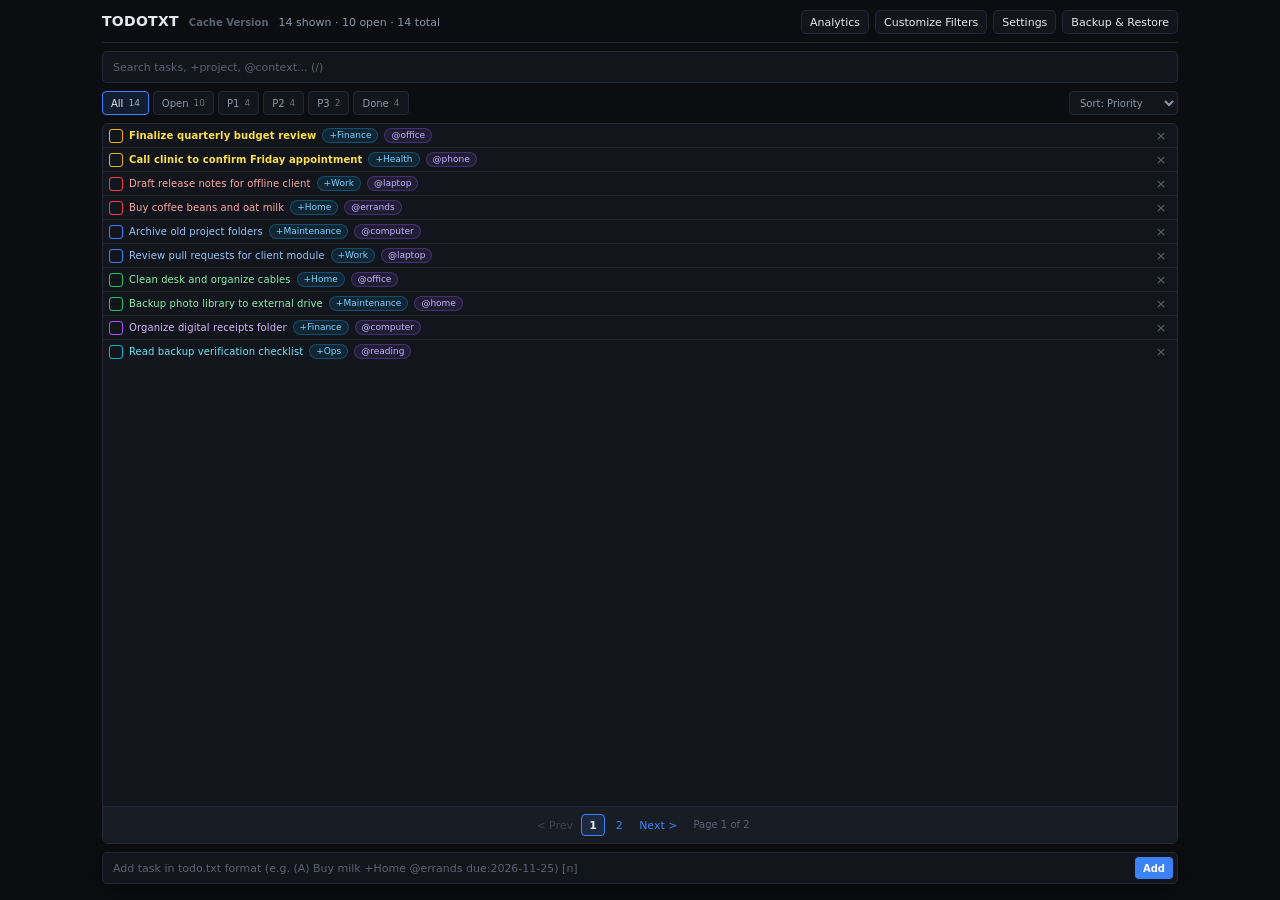
<file: TODOTXT.html>
<!DOCTYPE html>
<html lang="en">
<head>
  <meta charset="UTF-8" />
  <meta name="viewport" content="width=device-width, initial-scale=1.0, maximum-scale=5.0" />
  <title>TODOTXT (Cache Version) — Compact Offline Task Manager</title>
  <style>
    :root {
      --bg-canvas: #0b0d10;
      --bg-surface: #12151b;
      --bg-elevated: #181c24;
      --bg-hover: #1d222c;
      --border-subtle: #232834;
      --border-strong: #323949;
      --text-primary: #e6e9ef;
      --text-secondary: #8c95a6;
      --text-muted: #5a6272;
      --accent: #3b82f6;
      --accent-hover: #2563eb;
      --accent-soft: rgba(59, 130, 246, 0.14);
      --accent-fg: #ffffff;
      --danger: #ef4444;
      --danger-soft: rgba(239, 68, 68, 0.14);
      --success: #22c55e;
      --amber: #f59e0b;
      --violet: #a855f7;
      --rose: #f43f5e;
      --sky: #0ea5e9;
      --font-sans: ui-sans-serif, system-ui, -apple-system, BlinkMacSystemFont, "Segoe UI", Roboto, "Helvetica Neue", Arial, sans-serif;
      --font-mono: ui-monospace, SFMono-Regular, Menlo, Monaco, Consolas, "Liberation Mono", "Courier New", monospace;
    }

    *, *::before, *::after {
      box-sizing: border-box;
      margin: 0;
      padding: 0;
    }

    html, body {
      height: 100%;
      background-color: var(--bg-canvas);
      color: var(--text-primary);
      font-family: var(--font-sans);
      -webkit-font-smoothing: antialiased;
      -moz-osx-font-smoothing: grayscale;
      line-height: 1.4;
    }

    button, input, textarea, select {
      font-family: inherit;
      color: inherit;
    }

    button {
      cursor: pointer;
      background: none;
      border: none;
    }

    button:focus-visible,
    input:focus-visible,
    textarea:focus-visible,
    select:focus-visible {
      outline: 2px solid var(--accent);
      outline-offset: 1px;
    }

    .app-shell {
      max-width: 1100px;
      margin: 0 auto;
      min-height: 100%;
      display: flex;
      flex-direction: column;
      padding: 10px 12px 16px;
      gap: 8px;
    }

    /* Top Header */
    .topbar {
      display: flex;
      align-items: center;
      justify-content: space-between;
      gap: 12px;
      padding-bottom: 8px;
      border-bottom: 1px solid var(--border-subtle);
      flex-wrap: wrap;
    }

    .brand-group {
      display: flex;
      align-items: baseline;
      gap: 10px;
      min-width: 0;
    }

    .brand-title {
      font-size: 14px;
      font-weight: 700;
      letter-spacing: 0.02em;
      color: var(--text-primary);
      white-space: nowrap;
    }

    .version-label {
      font-size: 10px;
      font-weight: 600;
      color: var(--text-muted);
      white-space: nowrap;
    }

    .task-summary {
      font-size: 11px;
      color: var(--text-secondary);
      font-variant-numeric: tabular-nums;
      white-space: nowrap;
    }

    .topbar-actions {
      display: flex;
      align-items: center;
      gap: 6px;
      flex-shrink: 0;
      flex-wrap: wrap;
    }

    .btn {
      display: inline-flex;
      align-items: center;
      justify-content: center;
      gap: 5px;
      height: 28px;
      padding: 0 10px;
      font-size: 11px;
      font-weight: 500;
      border-radius: 5px;
      border: 1px solid var(--border-subtle);
      background-color: var(--bg-surface);
      color: var(--text-primary);
      white-space: nowrap;
      transition: background-color 0.15s ease, border-color 0.15s ease, color 0.15s ease;
    }

    .btn:hover:not(:disabled) {
      background-color: var(--bg-hover);
      border-color: var(--border-strong);
    }

    .btn:disabled {
      opacity: 0.4;
      cursor: not-allowed;
    }

    .btn-primary {
      background-color: var(--accent);
      border-color: var(--accent);
      color: var(--accent-fg);
    }

    .btn-primary:hover:not(:disabled) {
      background-color: var(--accent-hover);
      border-color: var(--accent-hover);
    }

    .btn-danger {
      color: #fca5a5;
      border-color: rgba(239, 68, 68, 0.35);
      background-color: rgba(239, 68, 68, 0.08);
    }

    .btn-danger:hover:not(:disabled) {
      background-color: rgba(239, 68, 68, 0.18);
      border-color: rgba(239, 68, 68, 0.55);
    }

    .btn-sm {
      height: 24px;
      padding: 0 8px;
      font-size: 11px;
    }

    .btn-icon {
      width: 24px;
      height: 24px;
      padding: 0;
    }

    /* Search & Bottom Add Bar */
    .input-wrap {
      position: relative;
      display: flex;
      align-items: center;
      background-color: var(--bg-surface);
      border: 1px solid var(--border-subtle);
      border-radius: 5px;
      transition: border-color 0.15s ease;
    }

    .input-wrap:focus-within {
      border-color: var(--accent);
    }

    .text-input {
      width: 100%;
      height: 30px;
      padding: 0 10px;
      background: transparent;
      border: none;
      font-size: 11px;
      color: var(--text-primary);
      outline: none;
    }

    .text-input::placeholder {
      color: var(--text-muted);
    }

    .input-action-btn {
      height: 22px;
      padding: 0 8px;
      margin-right: 4px;
      border-radius: 4px;
      font-size: 10px;
      font-weight: 600;
      background-color: var(--accent);
      color: var(--accent-fg);
      white-space: nowrap;
      flex-shrink: 0;
    }

    .input-action-btn:hover {
      background-color: var(--accent-hover);
    }

    .clear-search-btn {
      height: 20px;
      width: 20px;
      margin-right: 4px;
      border-radius: 3px;
      font-size: 12px;
      color: var(--text-secondary);
      display: none;
      align-items: center;
      justify-content: center;
      flex-shrink: 0;
    }

    .clear-search-btn.visible {
      display: inline-flex;
    }

    .clear-search-btn:hover {
      background-color: var(--bg-hover);
      color: var(--text-primary);
    }

    /* Filter Bar */
    .filter-toolbar {
      display: flex;
      align-items: center;
      justify-content: space-between;
      gap: 8px;
      flex-wrap: wrap;
    }

    .filter-buttons-scroll {
      display: flex;
      align-items: center;
      gap: 4px;
      flex-wrap: wrap;
      flex: 1;
      min-width: 0;
    }

    .filter-btn {
      display: inline-flex;
      align-items: center;
      gap: 5px;
      height: 24px;
      padding: 0 8px;
      font-size: 10px;
      font-weight: 500;
      border-radius: 4px;
      border: 1px solid var(--border-subtle);
      background-color: var(--bg-surface);
      color: var(--text-secondary);
      white-space: nowrap;
      transition: all 0.15s ease;
    }

    .filter-btn:hover {
      background-color: var(--bg-hover);
      color: var(--text-primary);
      border-color: var(--border-strong);
    }

    .filter-btn.active {
      background-color: var(--accent-soft);
      border-color: var(--accent);
      color: var(--text-primary);
    }

    .filter-btn[data-color="amber"].active {
      background-color: rgba(245, 158, 11, 0.16);
      border-color: var(--amber);
    }

    .filter-btn[data-color="emerald"].active {
      background-color: rgba(34, 197, 94, 0.16);
      border-color: var(--success);
    }

    .filter-btn[data-color="rose"].active {
      background-color: rgba(244, 63, 94, 0.16);
      border-color: var(--rose);
    }

    .filter-btn[data-color="violet"].active {
      background-color: rgba(168, 85, 247, 0.16);
      border-color: var(--violet);
    }

    .filter-btn[data-color="sky"].active {
      background-color: rgba(14, 165, 233, 0.16);
      border-color: var(--sky);
    }

    .filter-count {
      font-variant-numeric: tabular-nums;
      opacity: 0.7;
      font-size: 9px;
    }

    .filter-tools {
      display: flex;
      align-items: center;
      gap: 4px;
      flex-shrink: 0;
    }

    .select-compact {
      height: 24px;
      padding: 0 6px;
      font-size: 10px;
      background-color: var(--bg-surface);
      border: 1px solid var(--border-subtle);
      border-radius: 4px;
      color: var(--text-secondary);
      cursor: pointer;
    }

    /* Ultra-Compact Task List (10px font-size) */
    .task-list-container {
      background-color: var(--bg-surface);
      border: 1px solid var(--border-subtle);
      border-radius: 6px;
      overflow: hidden;
      flex: 1;
      display: flex;
      flex-direction: column;
      justify-content: space-between;
    }

    .task-list {
      list-style: none;
    }

    .task-row {
      display: flex;
      align-items: center;
      gap: 6px;
      padding: 2px 6px;
      min-height: 22px;
      border-bottom: 1px solid var(--border-subtle);
      transition: background-color 0.1s ease;
    }

    .task-row:last-child {
      border-bottom: none;
    }

    .task-row:hover {
      background-color: var(--bg-hover);
    }

    .task-row.editing {
      align-items: flex-start;
      padding-top: 4px;
      padding-bottom: 4px;
      background-color: var(--bg-elevated);
    }

    .task-row.editing .task-check-btn,
    .task-row.editing .task-remove-btn {
      margin-top: 3px;
    }

    .task-check-btn {
      width: 14px;
      height: 14px;
      border-radius: 3px;
      border: 1.5px solid var(--border-strong);
      background-color: transparent;
      display: inline-flex;
      align-items: center;
      justify-content: center;
      flex-shrink: 0;
      color: transparent;
      font-size: 9px;
      line-height: 1;
      transition: all 0.12s ease;
    }

    .task-check-btn:hover {
      filter: brightness(1.2);
    }

    .task-row.completed .task-check-btn {
      background-color: var(--success);
      border-color: var(--success);
      color: #0b0d10;
      font-weight: 700;
    }

    .task-main {
      flex: 1;
      min-width: 0;
      display: flex;
      flex-wrap: wrap;
      align-items: center;
      gap: 3px 6px;
      padding: 2px 0;
      cursor: text;
    }

    .task-content {
      font-size: 10px;
      line-height: 1.35;
      letter-spacing: 0.01em;
      color: var(--text-primary);
      cursor: text;
      word-break: break-word;
      text-align: left;
    }

    .task-content.priority-a {
      font-weight: 700;
    }

    .task-row.completed .task-content {
      color: var(--text-muted) !important;
      text-decoration: line-through;
    }

    .tag-pill {
      display: inline-flex;
      align-items: center;
      font-size: 9px;
      line-height: 1;
      font-weight: 500;
      padding: 2px 6px;
      border-radius: 9999px;
      border: 1px solid transparent;
      white-space: nowrap;
      cursor: pointer;
      transition: background-color 0.12s ease, border-color 0.12s ease, color 0.12s ease, opacity 0.12s ease;
    }

    .tag-pill.tag-project {
      background-color: rgba(14, 165, 233, 0.12);
      border-color: rgba(14, 165, 233, 0.32);
      color: #7dd3fc;
    }

    .tag-pill.tag-project:hover {
      background-color: rgba(14, 165, 233, 0.25);
      border-color: rgba(56, 189, 248, 0.6);
    }

    .tag-pill.tag-project.active {
      background-color: rgba(14, 165, 233, 0.32);
      border-color: #38bdf8;
      color: #e0f2fe;
      font-weight: 600;
    }

    .tag-pill.tag-context {
      background-color: rgba(139, 92, 246, 0.12);
      border-color: rgba(139, 92, 246, 0.32);
      color: #c4b5fd;
    }

    .tag-pill.tag-context:hover {
      background-color: rgba(139, 92, 246, 0.25);
      border-color: rgba(167, 139, 250, 0.6);
    }

    .tag-pill.tag-context.active {
      background-color: rgba(139, 92, 246, 0.32);
      border-color: #a78bfa;
      color: #ede9fe;
      font-weight: 600;
    }

    .task-row.completed .tag-pill:not(.active) {
      opacity: 0.6;
    }

    .task-row.completed .tag-pill:hover {
      opacity: 1;
    }

    .active-tag-chip {
      display: inline-flex;
      align-items: center;
      gap: 4px;
      height: 24px;
      padding: 0 8px;
      border-radius: 9999px;
      font-size: 10px;
      font-weight: 600;
      border: 1px solid transparent;
      white-space: nowrap;
      transition: background-color 0.12s ease;
    }

    .active-tag-chip.project {
      background-color: rgba(14, 165, 233, 0.2);
      border-color: rgba(56, 189, 248, 0.6);
      color: #bae6fd;
    }

    .active-tag-chip.project:hover {
      background-color: rgba(14, 165, 233, 0.3);
    }

    .active-tag-chip.context {
      background-color: rgba(139, 92, 246, 0.2);
      border-color: rgba(167, 139, 250, 0.6);
      color: #ddd6fe;
    }

    .active-tag-chip.context:hover {
      background-color: rgba(139, 92, 246, 0.3);
    }

    .task-edit-wrap {
      flex: 1;
      min-width: 0;
      display: flex;
      flex-direction: column;
      gap: 4px;
    }

    .task-edit-input {
      width: 100%;
      height: 22px;
      padding: 0 6px;
      font-size: 10px;
      font-family: var(--font-mono);
      background-color: var(--bg-canvas);
      border: 1px solid var(--accent);
      border-radius: 3px;
      color: var(--text-primary);
      outline: none;
    }

    .priority-quick-row {
      display: flex;
      align-items: center;
      gap: 4px;
      flex-wrap: wrap;
    }

    .priority-quick-label {
      font-size: 9px;
      color: var(--text-muted);
      margin-right: 2px;
    }

    .priority-quick-btn {
      height: 18px;
      padding: 0 6px;
      font-size: 9px;
      font-weight: 600;
      font-family: var(--font-mono);
      border-radius: 3px;
      border: 1px solid var(--border-subtle);
      background-color: var(--bg-canvas);
      color: var(--text-secondary);
      transition: all 0.12s ease;
    }

    .priority-quick-btn:hover {
      border-color: var(--border-strong);
      color: var(--text-primary);
      background-color: var(--bg-hover);
    }

    .priority-quick-btn.active {
      color: #0b0d10;
      font-weight: 700;
    }

    .task-edit-actions {
      margin-left: auto;
      display: flex;
      align-items: center;
      gap: 4px;
    }

    .task-edit-action-btn {
      height: 18px;
      padding: 0 6px;
      font-size: 9px;
      font-weight: 500;
      border-radius: 3px;
      border: 1px solid var(--border-subtle);
      background-color: var(--bg-surface);
      color: var(--text-secondary);
    }

    .task-edit-action-btn.save {
      background-color: var(--accent);
      border-color: var(--accent);
      color: var(--accent-fg);
    }

    .task-remove-btn {
      width: 20px;
      height: 18px;
      border-radius: 3px;
      display: inline-flex;
      align-items: center;
      justify-content: center;
      color: var(--text-muted);
      font-size: 13px;
      line-height: 1;
      flex-shrink: 0;
      transition: background-color 0.12s ease, color 0.12s ease;
    }

    .task-remove-btn:hover {
      background-color: var(--danger-soft);
      color: #fca5a5;
    }

    @media (pointer: coarse) {
      .task-row {
        min-height: 28px;
        padding: 3px 6px;
      }
      .task-check-btn {
        width: 18px;
        height: 18px;
      }
      .task-remove-btn {
        width: 26px;
        height: 24px;
        font-size: 15px;
      }
    }

    .empty-state {
      padding: 28px 16px;
      text-align: center;
      color: var(--text-secondary);
      font-size: 11px;
    }

    .empty-state p {
      margin-bottom: 10px;
    }

    /* Classic Google-style Pagination Bar */
    .pagination-bar {
      display: flex;
      align-items: center;
      justify-content: center;
      gap: 2px;
      padding: 7px 10px;
      border-top: 1px solid var(--border-subtle);
      background-color: var(--bg-elevated);
      flex-wrap: wrap;
    }

    .page-btn {
      min-width: 24px;
      height: 22px;
      padding: 0 6px;
      font-size: 11px;
      font-variant-numeric: tabular-nums;
      border-radius: 4px;
      color: var(--accent);
      display: inline-flex;
      align-items: center;
      justify-content: center;
      transition: background-color 0.12s ease, color 0.12s ease;
    }

    .page-btn:hover:not(:disabled):not(.active) {
      background-color: var(--bg-hover);
      text-decoration: underline;
    }

    .page-btn.active {
      color: var(--text-primary);
      font-weight: 700;
      background-color: var(--accent-soft);
      border: 1px solid var(--accent);
      cursor: default;
    }

    .page-btn:disabled {
      color: var(--text-muted);
      cursor: not-allowed;
      opacity: 0.55;
    }

    .page-ellipsis {
      font-size: 10px;
      color: var(--text-muted);
      padding: 0 4px;
      user-select: none;
    }

    .page-meta {
      font-size: 10px;
      color: var(--text-muted);
      margin-left: 8px;
      font-variant-numeric: tabular-nums;
      white-space: nowrap;
    }

    /* Bottom Add Bar */
    .bottom-add-bar {
      position: sticky;
      bottom: 8px;
      z-index: 10;
      box-shadow: 0 6px 20px rgba(0, 0, 0, 0.45);
    }

    /* Modals */
    .modal-backdrop {
      position: fixed;
      inset: 0;
      background-color: rgba(5, 7, 10, 0.76);
      display: none;
      align-items: center;
      justify-content: center;
      padding: 16px;
      z-index: 50;
    }

    .modal-backdrop.open {
      display: flex;
    }

    .modal {
      width: 100%;
      max-width: 560px;
      max-height: 88vh;
      overflow-y: auto;
      background-color: var(--bg-surface);
      border: 1px solid var(--border-strong);
      border-radius: 8px;
      padding: 16px;
      display: flex;
      flex-direction: column;
      gap: 14px;
    }

    .modal-wide {
      max-width: 760px;
    }

    .modal-header {
      display: flex;
      align-items: center;
      justify-content: space-between;
      gap: 12px;
      padding-bottom: 10px;
      border-bottom: 1px solid var(--border-subtle);
    }

    .modal-title {
      font-size: 13px;
      font-weight: 600;
    }

    .modal-section {
      display: flex;
      flex-direction: column;
      gap: 8px;
    }

    .modal-label {
      font-size: 11px;
      font-weight: 500;
      color: var(--text-secondary);
    }

    .modal-help {
      font-size: 10px;
      color: var(--text-muted);
      line-height: 1.4;
    }

    .form-row {
      display: grid;
      grid-template-columns: 1fr 1fr;
      gap: 8px;
    }

    @media (max-width: 500px) {
      .form-row {
        grid-template-columns: 1fr;
      }
    }

    .field-input, .field-select, .field-textarea {
      width: 100%;
      background-color: var(--bg-canvas);
      border: 1px solid var(--border-subtle);
      border-radius: 5px;
      padding: 6px 8px;
      font-size: 11px;
      color: var(--text-primary);
    }

    .field-textarea {
      min-height: 96px;
      font-family: var(--font-mono);
      font-size: 10px;
      resize: vertical;
    }

    .setting-row {
      display: flex;
      align-items: center;
      justify-content: space-between;
      gap: 12px;
      padding: 8px 10px;
      background-color: var(--bg-canvas);
      border: 1px solid var(--border-subtle);
      border-radius: 5px;
    }

    .setting-info {
      display: flex;
      flex-direction: column;
      gap: 2px;
      min-width: 0;
    }

    .setting-name {
      font-size: 11px;
      font-weight: 600;
      color: var(--text-primary);
    }

    .setting-desc {
      font-size: 10px;
      color: var(--text-muted);
    }

    .setting-number-input {
      width: 72px;
      height: 26px;
      padding: 0 8px;
      text-align: center;
      font-size: 11px;
      font-variant-numeric: tabular-nums;
      background-color: var(--bg-surface);
      border: 1px solid var(--border-strong);
      border-radius: 4px;
      color: var(--text-primary);
    }

    .theme-grid {
      display: grid;
      grid-template-columns: repeat(3, 1fr);
      gap: 6px;
    }

    @media (max-width: 480px) {
      .theme-grid {
        grid-template-columns: repeat(2, 1fr);
      }
    }

    .theme-option-btn {
      display: flex;
      align-items: center;
      gap: 8px;
      padding: 7px 9px;
      background-color: var(--bg-canvas);
      border: 1px solid var(--border-subtle);
      border-radius: 5px;
      font-size: 11px;
      font-weight: 500;
      color: var(--text-secondary);
      text-align: left;
      transition: all 0.12s ease;
    }

    .theme-option-btn:hover {
      border-color: var(--border-strong);
      color: var(--text-primary);
      background-color: var(--bg-hover);
    }

    .theme-option-btn.active {
      border-color: var(--accent);
      background-color: var(--accent-soft);
      color: var(--text-primary);
      font-weight: 600;
    }

    .theme-swatch-pair {
      display: inline-flex;
      align-items: center;
      flex-shrink: 0;
    }

    .theme-swatch-bg {
      width: 12px;
      height: 12px;
      border-radius: 3px 0 0 3px;
      border: 1px solid rgba(255, 255, 255, 0.16);
    }

    .theme-swatch-accent {
      width: 10px;
      height: 12px;
      border-radius: 0 3px 3px 0;
    }

    .priority-color-grid {
      display: grid;
      grid-template-columns: repeat(2, 1fr);
      gap: 6px;
    }

    @media (max-width: 440px) {
      .priority-color-grid {
        grid-template-columns: 1fr;
      }
    }

    .priority-color-item {
      display: flex;
      align-items: center;
      justify-content: space-between;
      gap: 8px;
      padding: 6px 8px;
      background-color: var(--bg-canvas);
      border: 1px solid var(--border-subtle);
      border-radius: 5px;
      font-size: 11px;
    }

    .color-picker-wrap {
      display: flex;
      align-items: center;
      gap: 6px;
    }

    .color-swatch-input {
      width: 26px;
      height: 22px;
      padding: 0;
      border: 1px solid var(--border-strong);
      border-radius: 4px;
      background: transparent;
      cursor: pointer;
    }

    .color-hex-text {
      font-family: var(--font-mono);
      font-size: 10px;
      color: var(--text-secondary);
      width: 56px;
    }

    .custom-filter-list {
      display: flex;
      flex-direction: column;
      gap: 5px;
    }

    .custom-filter-item {
      display: flex;
      align-items: center;
      justify-content: space-between;
      gap: 8px;
      padding: 6px 8px;
      background-color: var(--bg-canvas);
      border: 1px solid var(--border-subtle);
      border-radius: 5px;
    }

    .custom-filter-meta {
      min-width: 0;
      flex: 1;
    }

    .custom-filter-name {
      font-size: 11px;
      font-weight: 600;
      color: var(--text-primary);
      display: flex;
      align-items: center;
      gap: 6px;
    }

    .custom-filter-query {
      font-size: 10px;
      font-family: var(--font-mono);
      color: var(--text-muted);
      overflow: hidden;
      text-overflow: ellipsis;
      white-space: nowrap;
    }

    .custom-filter-actions {
      display: flex;
      align-items: center;
      gap: 4px;
      flex-shrink: 0;
    }

    .backup-actions-grid {
      display: grid;
      grid-template-columns: repeat(2, 1fr);
      gap: 6px;
    }

    @media (max-width: 480px) {
      .backup-actions-grid {
        grid-template-columns: 1fr;
      }
    }

    .backup-summary-bar {
      padding: 6px 9px;
      background-color: var(--bg-canvas);
      border: 1px solid var(--border-subtle);
      border-radius: 5px;
      font-size: 10px;
      color: var(--text-secondary);
      font-variant-numeric: tabular-nums;
    }

    /* Analytics Charts */
    .stats-strip {
      display: grid;
      grid-template-columns: repeat(4, 1fr);
      gap: 6px;
    }

    @media (max-width: 520px) {
      .stats-strip {
        grid-template-columns: repeat(2, 1fr);
      }
    }

    .stat-box {
      padding: 8px 10px;
      background-color: var(--bg-canvas);
      border: 1px solid var(--border-subtle);
      border-radius: 5px;
    }

    .stat-label {
      font-size: 10px;
      color: var(--text-muted);
    }

    .stat-value {
      font-size: 15px;
      font-weight: 700;
      font-variant-numeric: tabular-nums;
      color: var(--text-primary);
      margin-top: 2px;
    }

    .chart-card {
      padding: 10px 12px;
      background-color: var(--bg-canvas);
      border: 1px solid var(--border-subtle);
      border-radius: 6px;
      display: flex;
      flex-direction: column;
      gap: 8px;
    }

    .chart-title {
      font-size: 11px;
      font-weight: 600;
      color: var(--text-primary);
      display: flex;
      align-items: center;
      justify-content: space-between;
      gap: 8px;
    }

    .chart-legend {
      display: flex;
      align-items: center;
      gap: 10px;
      font-size: 10px;
      color: var(--text-secondary);
      font-weight: 400;
    }

    .legend-dot {
      display: inline-block;
      width: 8px;
      height: 8px;
      border-radius: 2px;
      margin-right: 4px;
    }

    .divider {
      height: 1px;
      background-color: var(--border-subtle);
    }

    /* Toast Notification */
    .toast {
      position: fixed;
      bottom: 48px;
      right: 14px;
      background-color: var(--bg-elevated);
      border: 1px solid var(--border-strong);
      border-radius: 6px;
      padding: 7px 10px;
      font-size: 11px;
      color: var(--text-primary);
      display: none;
      align-items: center;
      gap: 10px;
      z-index: 100;
      box-shadow: 0 8px 24px rgba(0, 0, 0, 0.45);
    }

    .toast.visible {
      display: flex;
    }

    .toast-undo {
      color: var(--accent);
      font-weight: 600;
      font-size: 11px;
    }

    .toast-undo:hover {
      text-decoration: underline;
    }

    .hidden-file-input {
      display: none;
    }
  </style>
</head>
<body>
  <div class="app-shell">
    <!-- Top Bar -->
    <header class="topbar">
      <div class="brand-group">
        <h1 class="brand-title">TODOTXT</h1>
        <span class="version-label">Cache Version</span>
        <span class="task-summary" id="taskSummary">0 tasks</span>
      </div>
      <div class="topbar-actions">
        <button type="button" class="btn btn-sm" id="openAnalyticsBtn" title="View task completion trends and project distribution">Analytics</button>
        <button type="button" class="btn btn-sm" id="openFiltersBtn" title="Customize filter buttons">Customize Filters</button>
        <button type="button" class="btn btn-sm" id="openSettingsBtn" title="Theme, pagination, and priority color settings">Settings</button>
        <button type="button" class="btn btn-sm" id="openBackupBtn" title="Export or restore local backup">Backup &amp; Restore</button>
      </div>
    </header>

    <!-- Search Input (Top) -->
    <div class="input-wrap">
      <input
        type="text"
        id="searchInput"
        class="text-input"
        placeholder="Search tasks, +project, @context... (/)"
        autocomplete="off"
        aria-label="Search tasks"
      />
      <button type="button" id="clearSearchBtn" class="clear-search-btn" aria-label="Clear search">&times;</button>
    </div>

    <!-- Filter Buttons & Sort -->
    <div class="filter-toolbar">
      <div class="filter-buttons-scroll" id="filterButtonsContainer" role="tablist" aria-label="Task filters"></div>
      <div class="filter-tools">
        <button type="button" id="activeTagChip" class="active-tag-chip" style="display:none;"></button>
        <select id="sortSelect" class="select-compact" aria-label="Sort tasks">
          <option value="priority">Sort: Priority</option>
          <option value="added">Sort: Order</option>
          <option value="alpha">Sort: A-Z</option>
          <option value="due">Sort: Due Date</option>
        </select>
      </div>
    </div>

    <!-- Compact Task List (10px font-size, content-only) -->
    <main class="task-list-container">
      <div>
        <ul class="task-list" id="taskList" aria-label="Tasks"></ul>
        <div class="empty-state" id="emptyState" style="display: none;">
          <p id="emptyMessage">No tasks match the current view.</p>
          <button type="button" class="btn btn-sm" id="resetFilterBtn">Show All Tasks</button>
        </div>
      </div>
      <nav class="pagination-bar" id="paginationBar" aria-label="Task pages" style="display: none;"></nav>
    </main>

    <!-- Add Task Input (Bottom Only) -->
    <form class="input-wrap bottom-add-bar" id="addForm">
      <input
        type="text"
        id="addInput"
        class="text-input"
        placeholder="Add task in todo.txt format (e.g. (A) Buy milk +Home @errands due:2026-11-25) [n]"
        autocomplete="off"
        aria-label="New task in todo.txt format"
      />
      <button type="submit" class="input-action-btn">Add</button>
    </form>
  </div>

  <!-- Analytics Modal -->
  <div class="modal-backdrop" id="analyticsModal" role="dialog" aria-modal="true" aria-labelledby="analyticsModalTitle">
    <div class="modal modal-wide">
      <div class="modal-header">
        <h2 class="modal-title" id="analyticsModalTitle">Task Analytics</h2>
        <button type="button" class="btn btn-sm btn-icon" id="closeAnalyticsBtn" aria-label="Close">&times;</button>
      </div>

      <div class="stats-strip" id="analyticsSummaryStrip"></div>

      <div class="chart-card">
        <div class="chart-title">
          <span>Completion Trends Over Time</span>
          <span class="chart-legend">
            <span><span class="legend-dot" style="background: var(--success);"></span>Completed</span>
            <span><span class="legend-dot" style="background: var(--accent);"></span>Created</span>
          </span>
        </div>
        <div id="trendChartContainer"></div>
      </div>

      <div class="chart-card">
        <div class="chart-title">
          <span>Project Distribution</span>
          <span class="chart-legend">
            <span><span class="legend-dot" style="background: var(--accent);"></span>Open</span>
            <span><span class="legend-dot" style="background: var(--success);"></span>Done</span>
          </span>
        </div>
        <div id="projectChartContainer"></div>
      </div>
    </div>
  </div>

  <!-- Settings Modal -->
  <div class="modal-backdrop" id="settingsModal" role="dialog" aria-modal="true" aria-labelledby="settingsModalTitle">
    <div class="modal">
      <div class="modal-header">
        <h2 class="modal-title" id="settingsModalTitle">Settings</h2>
        <button type="button" class="btn btn-sm btn-icon" id="closeSettingsBtn" aria-label="Close">&times;</button>
      </div>

      <div class="modal-section">
        <div class="modal-label">Theme</div>
        <div class="theme-grid" id="themeGrid"></div>
      </div>

      <div class="divider"></div>

      <div class="modal-section">
        <div class="modal-label">Pagination</div>
        <div class="setting-row">
          <div class="setting-info">
            <label for="pageSizeInput" class="setting-name">Tasks per page</label>
            <span class="setting-desc">Number of tasks shown on each page (default: 10).</span>
          </div>
          <input
            type="number"
            id="pageSizeInput"
            class="setting-number-input"
            min="1"
            max="500"
            value="10"
          />
        </div>
      </div>

      <div class="divider"></div>

      <div class="modal-section">
        <div style="display:flex; align-items:center; justify-content:space-between;">
          <span class="modal-label">Checkbox Priority Colors (A–F)</span>
          <button type="button" class="btn btn-sm" id="resetDefaultCheckboxColorsBtn">Reset Colors</button>
        </div>

        <div class="setting-row">
          <div class="setting-info">
            <label for="colorizeCheckboxesInput" class="setting-name">Color checkboxes by priority</label>
            <span class="setting-desc">Tint task checkboxes based on (A) through (F) priority.</span>
          </div>
          <input type="checkbox" id="colorizeCheckboxesInput" checked style="width:16px; height:16px; accent-color:var(--accent); cursor:pointer;" />
        </div>

        <div class="priority-color-grid" id="checkboxColorGrid"></div>
      </div>

      <div class="divider"></div>

      <div class="modal-section">
        <div style="display:flex; align-items:center; justify-content:space-between;">
          <span class="modal-label">Priority Font Colors (A–F)</span>
          <button type="button" class="btn btn-sm" id="resetDefaultTextColorsBtn">Reset Font Colors</button>
        </div>

        <div class="setting-row">
          <div class="setting-info">
            <label for="boldPriorityAInput" class="setting-name">Bold (A) priority tasks</label>
            <span class="setting-desc">Render priority (A) task text in bold by default.</span>
          </div>
          <input type="checkbox" id="boldPriorityAInput" checked style="width:16px; height:16px; accent-color:var(--accent); cursor:pointer;" />
        </div>

        <div class="setting-row">
          <div class="setting-info">
            <label for="colorizeTextInput" class="setting-name">Color task text by priority</label>
            <span class="setting-desc">Apply custom font colors to priorities (A) through (F).</span>
          </div>
          <input type="checkbox" id="colorizeTextInput" checked style="width:16px; height:16px; accent-color:var(--accent); cursor:pointer;" />
        </div>

        <div class="priority-color-grid" id="textColorGrid"></div>
      </div>
    </div>
  </div>

  <!-- Customize Filters Modal -->
  <div class="modal-backdrop" id="filtersModal" role="dialog" aria-modal="true" aria-labelledby="filtersModalTitle">
    <div class="modal">
      <div class="modal-header">
        <h2 class="modal-title" id="filtersModalTitle">Customize Filter Buttons</h2>
        <button type="button" class="btn btn-sm btn-icon" id="closeFiltersBtn" aria-label="Close">&times;</button>
      </div>

      <form class="modal-section" id="newFilterForm">
        <div class="modal-label" id="filterFormHeading">Add Custom Filter Button</div>
        <div class="form-row">
          <input type="text" id="filterLabelInput" class="field-input" placeholder="Button label (e.g. Work)" maxlength="24" required />
          <input type="text" id="filterQueryInput" class="field-input" placeholder="Rule (e.g. +Work is:open)" required />
        </div>
        <div class="form-row">
          <select id="filterColorSelect" class="field-select" aria-label="Button accent color">
            <option value="blue">Accent: Blue</option>
            <option value="amber">Accent: Amber</option>
            <option value="emerald">Accent: Green</option>
            <option value="rose">Accent: Rose</option>
            <option value="violet">Accent: Violet</option>
            <option value="sky">Accent: Sky</option>
          </select>
          <div style="display:flex; gap:6px; justify-content:flex-end;">
            <button type="button" class="btn btn-sm" id="cancelFilterEditBtn" style="display:none;">Cancel</button>
            <button type="submit" class="btn btn-sm btn-primary" id="saveFilterBtn">Add Button</button>
          </div>
        </div>
        <p class="modal-help">
          Query syntax: combine tokens with spaces (AND) or <code>OR</code>. Supports <code>+project</code>, <code>@context</code>, <code>(A)</code> or <code>(A-B)</code>, <code>is:open</code>, <code>is:done</code>, <code>due:today</code>, <code>due:overdue</code>, negation with <code>-</code> (e.g. <code>-@waiting</code>), or plain text.
        </p>
      </form>

      <div class="divider"></div>

      <div class="modal-section">
        <div style="display:flex; align-items:center; justify-content:space-between;">
          <span class="modal-label">Active Filter Buttons</span>
          <button type="button" class="btn btn-sm" id="resetDefaultFiltersBtn">Reset Defaults</button>
        </div>
        <div class="custom-filter-list" id="customFilterList"></div>
      </div>
    </div>
  </div>

  <!-- Backup & Restore Modal -->
  <div class="modal-backdrop" id="backupModal" role="dialog" aria-modal="true" aria-labelledby="backupModalTitle">
    <div class="modal">
      <div class="modal-header">
        <h2 class="modal-title" id="backupModalTitle">Local Backup &amp; Restore</h2>
        <button type="button" class="btn btn-sm btn-icon" id="closeBackupBtn" aria-label="Close">&times;</button>
      </div>

      <div class="modal-section">
        <div class="backup-summary-bar" id="backupSummaryBar"></div>
        <div class="modal-label">Export Data</div>
        <div class="backup-actions-grid">
          <button type="button" class="btn btn-sm btn-primary" id="exportJsonBtn">Export Full Backup (.json)</button>
          <button type="button" class="btn btn-sm" id="exportSettingsJsonBtn">Export Settings &amp; Views (.json)</button>
          <button type="button" class="btn btn-sm" id="exportTxtBtn">Export todo.txt</button>
          <button type="button" class="btn btn-sm" id="copyRawBtn">Copy todo.txt</button>
        </div>
        <p class="modal-help">
          <strong>Full Backup (.json)</strong> saves all tasks, custom filter views, theme, pagination, and priority colors. <strong>Settings &amp; Views (.json)</strong> saves only your custom views and settings.
        </p>
      </div>

      <div class="divider"></div>

      <div class="modal-section">
        <div class="modal-label">Restore / Import</div>
        <div style="display:flex; gap:6px; flex-wrap:wrap; align-items:center;">
          <button type="button" class="btn btn-sm" id="pickFileBtn">Import .txt or .json File</button>
          <input type="file" id="importFileInput" class="hidden-file-input" accept=".txt,.json,text/plain,application/json" />
          <select id="importModeSelect" class="select-compact" aria-label="Import mode">
            <option value="merge">Tasks: Merge unique</option>
            <option value="replace">Tasks: Replace all</option>
          </select>
        </div>
        <label style="display:flex; align-items:center; gap:6px; font-size:10px; color:var(--text-secondary); cursor:pointer;">
          <input type="checkbox" id="restoreSettingsOnImport" checked style="width:14px; height:14px; accent-color:var(--accent);" />
          <span>Restore settings &amp; custom filter views when importing a .json backup</span>
        </label>
        <textarea id="pasteImportTextarea" class="field-textarea" placeholder="Or paste raw todo.txt lines or JSON backup here..."></textarea>
        <div style="display:flex; justify-content:space-between; align-items:center; gap:8px;">
          <button type="button" class="btn btn-sm btn-danger" id="clearCompletedBtn">Purge Completed</button>
          <button type="button" class="btn btn-sm btn-primary" id="applyPasteImportBtn">Import Pasted Data</button>
        </div>
      </div>
    </div>
  </div>

  <!-- Undo Toast -->
  <div class="toast" id="toast" role="status" aria-live="polite">
    <span id="toastMessage"></span>
    <button type="button" class="toast-undo" id="toastUndoBtn" style="display:none;">Undo</button>
  </div>

  <script>
    (function () {
      'use strict';

      var STORAGE_KEYS = {
        TASKS: 'todotxt_offline_tasks_v1',
        FILTERS: 'todotxt_offline_filters_v1',
        SETTINGS: 'todotxt_offline_settings_v1',
        INIT: 'todotxt_offline_init_v1'
      };

      var PRIORITIES = ['A', 'B', 'C', 'D', 'E', 'F'];

      var DEFAULT_FILTERS = [
        { id: 'f_all', label: 'All', query: '', color: 'blue', visible: true },
        { id: 'f_open', label: 'Open', query: 'is:open', color: 'sky', visible: true },
        { id: 'f_p1', label: 'P1', query: '(A-B) is:open', color: 'amber', visible: true },
        { id: 'f_p2', label: 'P2', query: '(C-D) is:open', color: 'sky', visible: true },
        { id: 'f_p3', label: 'P3', query: '(E-F) is:open', color: 'violet', visible: true },
        { id: 'f_done', label: 'Done', query: 'is:done', color: 'emerald', visible: true }
      ];

      var DEFAULT_PRIORITY_COLORS = {
        A: '#eab308',
        B: '#ef4444',
        C: '#3b82f6',
        D: '#22c55e',
        E: '#a855f7',
        F: '#06b6d4'
      };

      var DEFAULT_TEXT_COLORS = {
        A: '#fde047',
        B: '#fca5a5',
        C: '#93c5fd',
        D: '#86efac',
        E: '#d8b4fe',
        F: '#67e8f9'
      };

      var THEMES = {
        midnight: {
          label: 'Midnight',
          bgCanvas: '#0b0d10',
          bgSurface: '#12151b',
          bgElevated: '#181c24',
          bgHover: '#1d222c',
          borderSubtle: '#232834',
          borderStrong: '#323949',
          textPrimary: '#e6e9ef',
          textSecondary: '#8c95a6',
          textMuted: '#5a6272',
          accent: '#3b82f6',
          accentHover: '#2563eb',
          accentSoft: 'rgba(59, 130, 246, 0.14)',
          accentFg: '#ffffff'
        },
        slate: {
          label: 'Slate',
          bgCanvas: '#090e1a',
          bgSurface: '#0f172a',
          bgElevated: '#162033',
          bgHover: '#1e293b',
          borderSubtle: '#1e293b',
          borderStrong: '#334155',
          textPrimary: '#f1f5f9',
          textSecondary: '#94a3b8',
          textMuted: '#64748b',
          accent: '#0ea5e9',
          accentHover: '#0284c7',
          accentSoft: 'rgba(14, 165, 233, 0.16)',
          accentFg: '#ffffff'
        },
        zinc: {
          label: 'Zinc',
          bgCanvas: '#09090b',
          bgSurface: '#131316',
          bgElevated: '#1b1b1f',
          bgHover: '#232329',
          borderSubtle: '#27272a',
          borderStrong: '#3f3f46',
          textPrimary: '#f4f4f5',
          textSecondary: '#a1a1aa',
          textMuted: '#71717a',
          accent: '#6366f1',
          accentHover: '#4f46e5',
          accentSoft: 'rgba(99, 102, 241, 0.16)',
          accentFg: '#ffffff'
        },
        neutral: {
          label: 'Neutral',
          bgCanvas: '#0a0a0a',
          bgSurface: '#141414',
          bgElevated: '#1c1c1c',
          bgHover: '#242424',
          borderSubtle: '#262626',
          borderStrong: '#404040',
          textPrimary: '#f5f5f5',
          textSecondary: '#a3a3a3',
          textMuted: '#737373',
          accent: '#d4d4d4',
          accentHover: '#e5e5e5',
          accentSoft: 'rgba(212, 212, 212, 0.14)',
          accentFg: '#0a0a0a'
        },
        stone: {
          label: 'Stone',
          bgCanvas: '#0c0a09',
          bgSurface: '#161311',
          bgElevated: '#1f1b18',
          bgHover: '#292524',
          borderSubtle: '#292524',
          borderStrong: '#44403c',
          textPrimary: '#f5f5f4',
          textSecondary: '#a8a29e',
          textMuted: '#78716c',
          accent: '#f59e0b',
          accentHover: '#d97706',
          accentSoft: 'rgba(245, 158, 11, 0.16)',
          accentFg: '#0c0a09'
        },
        emerald: {
          label: 'Forest',
          bgCanvas: '#070f0c',
          bgSurface: '#0d1914',
          bgElevated: '#13241d',
          bgHover: '#193027',
          borderSubtle: '#1d352b',
          borderStrong: '#2c4f41',
          textPrimary: '#ecfdf5',
          textSecondary: '#86efac',
          textMuted: '#4d7c66',
          accent: '#10b981',
          accentHover: '#059669',
          accentSoft: 'rgba(16, 185, 129, 0.16)',
          accentFg: '#070f0c'
        }
      };

      var SAMPLE_TASKS = [
        '(A) 2026-11-24 Finalize quarterly budget review +Finance @office due:2026-11-26',
        '(A) 2026-11-24 Call clinic to confirm Friday appointment +Health @phone',
        '(B) 2026-11-23 Draft release notes for offline client +Work @laptop',
        '(B) 2026-11-22 Buy coffee beans and oat milk +Home @errands',
        '(C) 2026-11-21 Archive old project folders +Maintenance @computer',
        '(C) 2026-11-20 Review pull requests for client module +Work @laptop',
        '(D) 2026-11-19 Clean desk and organize cables +Home @office',
        '(D) 2026-11-18 Backup photo library to external drive +Maintenance @home',
        '(E) 2026-11-18 Organize digital receipts folder +Finance @computer',
        '(F) 2026-11-17 Read backup verification checklist +Ops @reading',
        'x 2026-11-24 2026-11-21 Ship offline backup validator +Work @laptop',
        'x 2026-11-23 2026-11-19 Pay monthly utility bills +Finance @computer',
        'x 2026-11-22 2026-11-15 Sync local storage export test +Work @laptop',
        'x 2026-11-20 2026-11-17 Clean inbox and archive receipts +Home @computer'
      ];

      var state = {
        tasks: [],
        filters: [],
        activeFilterId: 'f_all',
        searchQuery: '',
        selectedTag: null,
        sortBy: 'priority',
        pageSize: 10,
        currentPage: 1,
        theme: 'midnight',
        boldPriorityA: true,
        colorizeCheckboxes: true,
        priorityColors: Object.assign({}, DEFAULT_PRIORITY_COLORS),
        colorizeText: true,
        priorityTextColors: Object.assign({}, DEFAULT_TEXT_COLORS),
        editingTaskId: null,
        editingFilterId: null,
        undoSnapshot: null
      };

      var toastTimer = null;

      function applyTheme(themeKey) {
        var t = THEMES[themeKey] || THEMES.midnight;
        var root = document.documentElement.style;
        root.setProperty('--bg-canvas', t.bgCanvas);
        root.setProperty('--bg-surface', t.bgSurface);
        root.setProperty('--bg-elevated', t.bgElevated);
        root.setProperty('--bg-hover', t.bgHover);
        root.setProperty('--border-subtle', t.borderSubtle);
        root.setProperty('--border-strong', t.borderStrong);
        root.setProperty('--text-primary', t.textPrimary);
        root.setProperty('--text-secondary', t.textSecondary);
        root.setProperty('--text-muted', t.textMuted);
        root.setProperty('--accent', t.accent);
        root.setProperty('--accent-hover', t.accentHover);
        root.setProperty('--accent-soft', t.accentSoft);
        root.setProperty('--accent-fg', t.accentFg);
      }

      function todayISO() {
        var d = new Date();
        var y = d.getFullYear();
        var m = String(d.getMonth() + 1).padStart(2, '0');
        var day = String(d.getDate()).padStart(2, '0');
        return y + '-' + m + '-' + day;
      }

      function uid() {
        return 't_' + Date.now().toString(36) + '_' + Math.random().toString(36).slice(2, 7);
      }

      function parseTodoLine(raw) {
        var text = String(raw || '').trim();
        var remaining = text;
        var completed = false;
        var completionDate = null;
        var priority = null;
        var creationDate = null;

        if (/^x(\s|$)/.test(remaining)) {
          completed = true;
          remaining = remaining.slice(1).trim();
          var compDateMatch = remaining.match(/^(\d{4}-\d{2}-\d{2})(?:\s+|$)/);
          if (compDateMatch) {
            completionDate = compDateMatch[1];
            remaining = remaining.slice(compDateMatch[0].length).trim();
          }
        }

        var priMatch = remaining.match(/^\(([A-Z])\)\s+/);
        if (priMatch) {
          priority = priMatch[1];
          remaining = remaining.slice(priMatch[0].length).trim();
        }

        var createMatch = remaining.match(/^(\d{4}-\d{2}-\d{2})(?:\s+|$)/);
        if (createMatch) {
          creationDate = createMatch[1];
          remaining = remaining.slice(createMatch[0].length).trim();
        }

        var projects = [];
        var contexts = [];
        var meta = {};
        var contentParts = [];
        var tokens = remaining ? remaining.split(/\s+/) : [];

        for (var i = 0; i < tokens.length; i++) {
          var tok = tokens[i];
          if (/^\+\S+/.test(tok)) {
            var pVal = tok.slice(1);
            if (!projects.some(function (ex) { return ex.toLowerCase() === pVal.toLowerCase(); })) {
              projects.push(pVal);
            }
          } else if (/^@\S+/.test(tok)) {
            var cVal = tok.slice(1);
            if (!contexts.some(function (ex) { return ex.toLowerCase() === cVal.toLowerCase(); })) {
              contexts.push(cVal);
            }
          } else if (/^[a-zA-Z][a-zA-Z0-9_-]*:[^\s]+$/.test(tok) && !/^https?:\/\//i.test(tok)) {
            var colonIdx = tok.indexOf(':');
            var k = tok.slice(0, colonIdx).toLowerCase();
            var v = tok.slice(colonIdx + 1);
            meta[k] = v;
          } else {
            contentParts.push(tok);
          }
        }

        var content = '';
        if (contentParts.length > 0) {
          content = contentParts.join(' ').trim();
        } else if (projects.length === 0 && contexts.length === 0) {
          content = remaining || text;
        }

        return {
          raw: text,
          completed: completed,
          completionDate: completionDate,
          priority: priority,
          creationDate: creationDate,
          projects: projects,
          contexts: contexts,
          meta: meta,
          due: meta.due || null,
          content: content
        };
      }

      function applyPriorityPrefix(raw, targetPriority) {
        var text = String(raw || '').trim();
        var prefix = '';
        var rest = text;

        if (/^x(\s|$)/.test(rest)) {
          var doneMatch = rest.match(/^(x(?:\s+\d{4}-\d{2}-\d{2})?)\s*(.*)$/);
          if (doneMatch) {
            prefix = doneMatch[1] + ' ';
            rest = doneMatch[2] || '';
          }
        }

        var existingPriMatch = rest.match(/^\(([A-Z])\)\s*(.*)$/);
        var existingPri = null;
        if (existingPriMatch) {
          existingPri = existingPriMatch[1];
          rest = existingPriMatch[2] || '';
        }

        if (!targetPriority || existingPri === targetPriority) {
          return (prefix + rest).trim();
        }
        return (prefix + '(' + targetPriority + ') ' + rest).trim();
      }

      function toggleRawCompletion(raw) {
        var trimmed = String(raw || '').trim();
        var today = todayISO();
        if (/^x(\s|$)/.test(trimmed)) {
          var rest = trimmed.slice(1).trim();
          rest = rest.replace(/^\d{4}-\d{2}-\d{2}\s*/, '').trim();
          return rest;
        } else {
          return 'x ' + today + ' ' + trimmed;
        }
      }

      function matchesSingleTerm(parsed, term) {
        if (!term) return true;
        var negate = false;
        if (term.charAt(0) === '-' && term.length > 1) {
          negate = true;
          term = term.slice(1);
        }

        var lower = term.toLowerCase();
        var result = false;

        if (lower === 'is:open' || lower === 'is:active') {
          result = !parsed.completed;
        } else if (lower === 'is:done' || lower === 'is:completed') {
          result = parsed.completed;
        } else if (/^\(([A-Z])\)$/i.test(term)) {
          var targetP = term.slice(1, 2).toUpperCase();
          result = parsed.priority === targetP;
        } else if (/^\(([A-Z])-([A-Z])\)$/i.test(term)) {
          var m = term.match(/^\(([A-Z])-([A-Z])\)$/i);
          var startC = m[1].toUpperCase().charCodeAt(0);
          var endC = m[2].toUpperCase().charCodeAt(0);
          var pCode = parsed.priority ? parsed.priority.charCodeAt(0) : -1;
          result = pCode >= Math.min(startC, endC) && pCode <= Math.max(startC, endC);
        } else if (lower.indexOf('priority:') === 0) {
          var pVal = lower.slice(9).toUpperCase();
          result = parsed.priority === pVal;
        } else if (lower === 'due:today') {
          result = parsed.due === todayISO();
        } else if (lower === 'due:overdue') {
          result = Boolean(parsed.due && !parsed.completed && parsed.due < todayISO());
        } else if (lower === 'has:due') {
          result = Boolean(parsed.due);
        } else if (term.charAt(0) === '+') {
          var proj = term.slice(1).toLowerCase();
          result = parsed.projects.some(function (p) { return p.toLowerCase() === proj || p.toLowerCase().indexOf(proj) !== -1; });
        } else if (term.charAt(0) === '@') {
          var ctx = term.slice(1).toLowerCase();
          result = parsed.contexts.some(function (c) { return c.toLowerCase() === ctx || c.toLowerCase().indexOf(ctx) !== -1; });
        } else {
          result = parsed.raw.toLowerCase().indexOf(lower) !== -1;
        }

        return negate ? !result : result;
      }

      function matchesQuery(parsed, query) {
        var q = String(query || '').trim();
        if (!q) return true;
        var orGroups = q.split(/\s+OR\s+/);
        for (var i = 0; i < orGroups.length; i++) {
          var terms = orGroups[i].trim().split(/\s+/);
          var allMatch = true;
          for (var j = 0; j < terms.length; j++) {
            if (!matchesSingleTerm(parsed, terms[j])) {
              allMatch = false;
              break;
            }
          }
          if (allMatch) return true;
        }
        return false;
      }

      function migrateFiltersIfNeeded(filters) {
        var hasLegacyHigh = filters.some(function (f) { return f.id === 'f_high'; });
        var hasP1 = filters.some(function (f) { return f.id === 'f_p1'; });
        if (!hasLegacyHigh || hasP1) return filters;

        var migrated = [];
        filters.forEach(function (f) {
          if (f.id === 'f_high') {
            migrated.push({ id: 'f_p1', label: 'P1', query: '(A-B) is:open', color: 'amber', visible: true });
            migrated.push({ id: 'f_p2', label: 'P2', query: '(C-D) is:open', color: 'sky', visible: true });
            migrated.push({ id: 'f_p3', label: 'P3', query: '(E-F) is:open', color: 'violet', visible: true });
          } else {
            migrated.push(f);
          }
        });
        if (state.activeFilterId === 'f_high') {
          state.activeFilterId = 'f_p1';
        }
        return migrated;
      }

      function buildSettingsSnapshot() {
        return {
          activeFilterId: state.activeFilterId,
          sortBy: state.sortBy,
          pageSize: state.pageSize,
          theme: state.theme,
          boldPriorityA: state.boldPriorityA,
          colorizeCheckboxes: state.colorizeCheckboxes,
          priorityColors: state.priorityColors,
          colorizeText: state.colorizeText,
          priorityTextColors: state.priorityTextColors
        };
      }

      function applyImportedConfig(obj) {
        if (Array.isArray(obj.filters) && obj.filters.length > 0) {
          state.filters = migrateFiltersIfNeeded(obj.filters);
        }
        var s = obj.settings || obj;
        if (s.activeFilterId) state.activeFilterId = s.activeFilterId;
        if (s.sortBy) state.sortBy = s.sortBy;
        if (typeof s.pageSize === 'number' && s.pageSize >= 1) {
          state.pageSize = Math.min(500, Math.floor(s.pageSize));
        }
        if (s.theme && THEMES[s.theme]) {
          state.theme = s.theme;
          applyTheme(s.theme);
        }
        if (typeof s.boldPriorityA === 'boolean') state.boldPriorityA = s.boldPriorityA;
        if (typeof s.colorizeCheckboxes === 'boolean') state.colorizeCheckboxes = s.colorizeCheckboxes;
        if (s.priorityColors) state.priorityColors = Object.assign({}, DEFAULT_PRIORITY_COLORS, s.priorityColors);
        if (typeof s.colorizeText === 'boolean') state.colorizeText = s.colorizeText;
        if (s.priorityTextColors) state.priorityTextColors = Object.assign({}, DEFAULT_TEXT_COLORS, s.priorityTextColors);
      }

      function saveState() {
        try {
          localStorage.setItem(STORAGE_KEYS.TASKS, JSON.stringify(state.tasks));
          localStorage.setItem(STORAGE_KEYS.FILTERS, JSON.stringify(state.filters));
          localStorage.setItem(STORAGE_KEYS.SETTINGS, JSON.stringify(buildSettingsSnapshot()));
          localStorage.setItem(STORAGE_KEYS.INIT, '1');
        } catch (err) {
          showToast('Storage warning: could not persist locally.');
        }
      }

      function loadState() {
        try {
          var isInit = localStorage.getItem(STORAGE_KEYS.INIT);
          var rawTasks = localStorage.getItem(STORAGE_KEYS.TASKS);
          var rawFilters = localStorage.getItem(STORAGE_KEYS.FILTERS);
          var rawSettings = localStorage.getItem(STORAGE_KEYS.SETTINGS);

          if (!isInit && !rawTasks) {
            state.tasks = SAMPLE_TASKS.map(function (line) {
              return { id: uid(), raw: line };
            });
            state.filters = DEFAULT_FILTERS.map(function (f) { return Object.assign({}, f); });
            saveState();
            return;
          }

          if (rawTasks) {
            var parsedTasks = JSON.parse(rawTasks);
            if (Array.isArray(parsedTasks)) {
              state.tasks = parsedTasks.filter(function (t) { return t && typeof t.raw === 'string'; });
            }
          }

          if (rawSettings) {
            applyImportedConfig({ settings: JSON.parse(rawSettings) });
          }

          if (rawFilters) {
            var parsedFilters = JSON.parse(rawFilters);
            if (Array.isArray(parsedFilters) && parsedFilters.length > 0) {
              state.filters = migrateFiltersIfNeeded(parsedFilters);
            } else {
              state.filters = DEFAULT_FILTERS.map(function (f) { return Object.assign({}, f); });
            }
          } else {
            state.filters = DEFAULT_FILTERS.map(function (f) { return Object.assign({}, f); });
          }
        } catch (err) {
          state.tasks = [];
          state.filters = DEFAULT_FILTERS.map(function (f) { return Object.assign({}, f); });
        }
      }

      function getFilteredAndSortedTasks() {
        var activeFilter = state.filters.find(function (f) { return f.id === state.activeFilterId; });
        var filterQuery = activeFilter ? activeFilter.query : '';
        var search = state.searchQuery.trim().toLowerCase();
        var tagLower = state.selectedTag ? state.selectedTag.toLowerCase() : null;

        var enriched = [];
        for (var i = 0; i < state.tasks.length; i++) {
          var task = state.tasks[i];
          var parsed = parseTodoLine(task.raw);
          if (!matchesQuery(parsed, filterQuery)) continue;
          if (tagLower) {
            if (tagLower.charAt(0) === '+') {
              var targetProj = tagLower.slice(1);
              if (!parsed.projects.some(function (p) { return p.toLowerCase() === targetProj; })) continue;
            } else if (tagLower.charAt(0) === '@') {
              var targetCtx = tagLower.slice(1);
              if (!parsed.contexts.some(function (c) { return c.toLowerCase() === targetCtx; })) continue;
            }
          }
          if (search && parsed.raw.toLowerCase().indexOf(search) === -1) continue;
          enriched.push({ task: task, parsed: parsed, index: i });
        }

        enriched.sort(function (a, b) {
          if (state.sortBy === 'priority') {
            if (a.parsed.completed !== b.parsed.completed) {
              return a.parsed.completed ? 1 : -1;
            }
            var pa = a.parsed.priority || 'ZZ';
            var pb = b.parsed.priority || 'ZZ';
            if (pa !== pb) return pa < pb ? -1 : 1;
            return a.index - b.index;
          }
          if (state.sortBy === 'alpha') {
            var ta = a.parsed.content || a.parsed.raw;
            var tb = b.parsed.content || b.parsed.raw;
            return ta.localeCompare(tb);
          }
          if (state.sortBy === 'due') {
            if (a.parsed.completed !== b.parsed.completed) {
              return a.parsed.completed ? 1 : -1;
            }
            var da = a.parsed.due || '9999-99-99';
            var db = b.parsed.due || '9999-99-99';
            if (da !== db) return da < db ? -1 : 1;
            return a.index - b.index;
          }
          return a.index - b.index;
        });

        return enriched;
      }

      function countForFilter(query) {
        var count = 0;
        for (var i = 0; i < state.tasks.length; i++) {
          var parsed = parseTodoLine(state.tasks[i].raw);
          if (matchesQuery(parsed, query)) count++;
        }
        return count;
      }

      function getCheckboxStyleForTask(parsed) {
        if (!state.colorizeCheckboxes || !parsed.priority) return null;
        return state.priorityColors[parsed.priority] || null;
      }

      function getTextColorForTask(parsed) {
        if (!state.colorizeText || parsed.completed || !parsed.priority) return null;
        return state.priorityTextColors[parsed.priority] || null;
      }

      function renderFilterButtons() {
        var container = document.getElementById('filterButtonsContainer');
        container.innerHTML = '';

        var visibleFilters = state.filters.filter(function (f) { return f.visible !== false; });
        if (!visibleFilters.some(function (f) { return f.id === state.activeFilterId; }) && visibleFilters.length > 0) {
          state.activeFilterId = visibleFilters[0].id;
        }

        visibleFilters.forEach(function (f) {
          var btn = document.createElement('button');
          btn.type = 'button';
          btn.className = 'filter-btn' + (f.id === state.activeFilterId ? ' active' : '');
          btn.setAttribute('role', 'tab');
          btn.setAttribute('aria-selected', f.id === state.activeFilterId ? 'true' : 'false');
          btn.dataset.color = f.color || 'blue';
          btn.title = f.query ? 'Rule: ' + f.query : 'Show all tasks';

          var labelSpan = document.createElement('span');
          labelSpan.textContent = f.label;

          var countSpan = document.createElement('span');
          countSpan.className = 'filter-count';
          countSpan.textContent = String(countForFilter(f.query));

          btn.appendChild(labelSpan);
          btn.appendChild(countSpan);

          btn.addEventListener('click', function () {
            state.activeFilterId = f.id;
            state.currentPage = 1;
            saveState();
            render();
          });

          container.appendChild(btn);
        });
      }

      function buildPageRange(current, total) {
        if (total <= 7) {
          var all = [];
          for (var i = 1; i <= total; i++) all.push(i);
          return all;
        }
        var pages = [1];
        var start = Math.max(2, current - 2);
        var end = Math.min(total - 1, current + 2);
        if (start > 2) pages.push('...');
        for (var p = start; p <= end; p++) pages.push(p);
        if (end < total - 1) pages.push('...');
        pages.push(total);
        return pages;
      }

      function renderPagination(totalItems, totalPages) {
        var bar = document.getElementById('paginationBar');
        bar.innerHTML = '';

        if (totalItems === 0 || totalPages <= 1) {
          bar.style.display = 'none';
          return;
        }

        bar.style.display = 'flex';

        var prevBtn = document.createElement('button');
        prevBtn.type = 'button';
        prevBtn.className = 'page-btn';
        prevBtn.textContent = '< Prev';
        prevBtn.disabled = state.currentPage <= 1;
        prevBtn.addEventListener('click', function () {
          if (state.currentPage > 1) {
            state.currentPage--;
            state.editingTaskId = null;
            renderTasks();
          }
        });
        bar.appendChild(prevBtn);

        var range = buildPageRange(state.currentPage, totalPages);
        range.forEach(function (item) {
          if (item === '...') {
            var ell = document.createElement('span');
            ell.className = 'page-ellipsis';
            ell.textContent = '...';
            bar.appendChild(ell);
          } else {
            var pBtn = document.createElement('button');
            pBtn.type = 'button';
            pBtn.className = 'page-btn' + (item === state.currentPage ? ' active' : '');
            pBtn.textContent = String(item);
            pBtn.setAttribute('aria-label', 'Page ' + item);
            if (item === state.currentPage) {
              pBtn.setAttribute('aria-current', 'page');
            }
            pBtn.addEventListener('click', function () {
              if (state.currentPage !== item) {
                state.currentPage = item;
                state.editingTaskId = null;
                renderTasks();
              }
            });
            bar.appendChild(pBtn);
          }
        });

        var nextBtn = document.createElement('button');
        nextBtn.type = 'button';
        nextBtn.className = 'page-btn';
        nextBtn.textContent = 'Next >';
        nextBtn.disabled = state.currentPage >= totalPages;
        nextBtn.addEventListener('click', function () {
          if (state.currentPage < totalPages) {
            state.currentPage++;
            state.editingTaskId = null;
            renderTasks();
          }
        });
        bar.appendChild(nextBtn);

        var meta = document.createElement('span');
        meta.className = 'page-meta';
        meta.textContent = 'Page ' + state.currentPage + ' of ' + totalPages;
        bar.appendChild(meta);
      }

      function renderTasks() {
        var listEl = document.getElementById('taskList');
        var emptyEl = document.getElementById('emptyState');
        var summaryEl = document.getElementById('taskSummary');

        var total = state.tasks.length;
        var openCount = state.tasks.filter(function (t) { return !parseTodoLine(t.raw).completed; }).length;
        var items = getFilteredAndSortedTasks();

        var pageSize = Math.max(1, state.pageSize || 10);
        var totalPages = Math.max(1, Math.ceil(items.length / pageSize));
        if (state.currentPage > totalPages) state.currentPage = totalPages;
        if (state.currentPage < 1) state.currentPage = 1;

        var startIdx = (state.currentPage - 1) * pageSize;
        var pageItems = items.slice(startIdx, startIdx + pageSize);

        summaryEl.textContent = items.length + ' shown · ' + openCount + ' open · ' + total + ' total';
        listEl.innerHTML = '';

        if (items.length === 0) {
          emptyEl.style.display = 'block';
          document.getElementById('emptyMessage').textContent = total === 0
            ? 'No tasks yet. Add one below in todo.txt format.'
            : 'No tasks match this filter or search.';
          renderPagination(0, 1);
          return;
        }

        emptyEl.style.display = 'none';

        pageItems.forEach(function (entry) {
          var task = entry.task;
          var parsed = entry.parsed;
          var isEditing = state.editingTaskId === task.id;

          var li = document.createElement('li');
          li.className = 'task-row' + (parsed.completed ? ' completed' : '') + (isEditing ? ' editing' : '');

          var checkBtn = document.createElement('button');
          checkBtn.type = 'button';
          checkBtn.className = 'task-check-btn';
          checkBtn.setAttribute('aria-label', parsed.completed ? 'Mark incomplete' : 'Mark complete');
          checkBtn.innerHTML = parsed.completed ? '&#10003;' : '';

          var priColor = getCheckboxStyleForTask(parsed);
          if (priColor) {
            if (parsed.completed) {
              checkBtn.style.backgroundColor = priColor;
              checkBtn.style.borderColor = priColor;
            } else {
              checkBtn.style.borderColor = priColor;
            }
          }

          checkBtn.addEventListener('click', function () {
            task.raw = toggleRawCompletion(task.raw);
            saveState();
            render();
          });

          li.appendChild(checkBtn);

          if (isEditing) {
            var editWrap = document.createElement('div');
            editWrap.className = 'task-edit-wrap';

            var editInput = document.createElement('input');
            editInput.type = 'text';
            editInput.className = 'task-edit-input';
            editInput.value = task.raw;
            editInput.setAttribute('aria-label', 'Edit raw todo.txt line');

            var quickRow = document.createElement('div');
            quickRow.className = 'priority-quick-row';

            var quickLabel = document.createElement('span');
            quickLabel.className = 'priority-quick-label';
            quickLabel.textContent = 'Priority:';
            quickRow.appendChild(quickLabel);

            var priButtons = {};

            function syncPriorityQuickButtons() {
              var currentParsed = parseTodoLine(editInput.value);
              PRIORITIES.forEach(function (letter) {
                var btn = priButtons[letter];
                var isActive = currentParsed.priority === letter;
                var c = state.priorityColors[letter] || DEFAULT_PRIORITY_COLORS[letter] || '#3b82f6';
                btn.classList.toggle('active', isActive);
                if (isActive) {
                  btn.style.backgroundColor = c;
                  btn.style.borderColor = c;
                  btn.style.color = '#0b0d10';
                } else {
                  btn.style.backgroundColor = '';
                  btn.style.borderColor = c;
                  btn.style.color = c;
                }
              });
            }

            PRIORITIES.forEach(function (letter) {
              var pBtn = document.createElement('button');
              pBtn.type = 'button';
              pBtn.className = 'priority-quick-btn';
              pBtn.textContent = '(' + letter + ')';
              pBtn.title = 'Set or toggle priority (' + letter + ')';
              pBtn.addEventListener('mousedown', function (e) {
                e.preventDefault();
              });
              pBtn.addEventListener('click', function () {
                editInput.value = applyPriorityPrefix(editInput.value, letter);
                syncPriorityQuickButtons();
                editInput.focus();
              });
              priButtons[letter] = pBtn;
              quickRow.appendChild(pBtn);
            });

            var clearPriBtn = document.createElement('button');
            clearPriBtn.type = 'button';
            clearPriBtn.className = 'priority-quick-btn';
            clearPriBtn.textContent = 'None';
            clearPriBtn.title = 'Remove priority';
            clearPriBtn.addEventListener('mousedown', function (e) {
              e.preventDefault();
            });
            clearPriBtn.addEventListener('click', function () {
              editInput.value = applyPriorityPrefix(editInput.value, null);
              syncPriorityQuickButtons();
              editInput.focus();
            });
            quickRow.appendChild(clearPriBtn);

            var editActions = document.createElement('div');
            editActions.className = 'task-edit-actions';

            var cancelBtn = document.createElement('button');
            cancelBtn.type = 'button';
            cancelBtn.className = 'task-edit-action-btn';
            cancelBtn.textContent = 'Cancel';
            cancelBtn.addEventListener('mousedown', function (e) {
              e.preventDefault();
            });
            cancelBtn.addEventListener('click', function () {
              committed = true;
              state.editingTaskId = null;
              render();
            });

            var saveBtn = document.createElement('button');
            saveBtn.type = 'button';
            saveBtn.className = 'task-edit-action-btn save';
            saveBtn.textContent = 'Save';
            saveBtn.addEventListener('mousedown', function (e) {
              e.preventDefault();
            });
            saveBtn.addEventListener('click', function () {
              commitEdit();
            });

            editActions.appendChild(cancelBtn);
            editActions.appendChild(saveBtn);
            quickRow.appendChild(editActions);

            var committed = false;
            function commitEdit() {
              if (committed) return;
              committed = true;
              var val = editInput.value.trim();
              if (val) {
                task.raw = val;
                saveState();
              }
              state.editingTaskId = null;
              render();
            }

            editInput.addEventListener('input', syncPriorityQuickButtons);

            editInput.addEventListener('keydown', function (e) {
              if (e.key === 'Enter') {
                e.preventDefault();
                commitEdit();
              } else if (e.key === 'Escape') {
                committed = true;
                state.editingTaskId = null;
                render();
              }
            });

            editInput.addEventListener('blur', function () {
              setTimeout(function () {
                if (!editWrap.contains(document.activeElement)) {
                  commitEdit();
                }
              }, 0);
            });

            editWrap.appendChild(editInput);
            editWrap.appendChild(quickRow);
            li.appendChild(editWrap);

            syncPriorityQuickButtons();

            setTimeout(function () {
              editInput.focus();
              editInput.setSelectionRange(editInput.value.length, editInput.value.length);
            }, 0);
          } else {
            var mainWrap = document.createElement('div');
            mainWrap.className = 'task-main';
            mainWrap.title = 'Click to edit task';
            mainWrap.addEventListener('click', function () {
              state.editingTaskId = task.id;
              renderTasks();
            });

            if (parsed.content) {
              var contentBtn = document.createElement('button');
              contentBtn.type = 'button';
              var isBoldA = state.boldPriorityA && parsed.priority === 'A';
              contentBtn.className = 'task-content' + (isBoldA ? ' priority-a' : '');
              contentBtn.textContent = parsed.content;
              var textColor = getTextColorForTask(parsed);
              if (textColor) {
                contentBtn.style.color = textColor;
              }
              contentBtn.addEventListener('click', function (e) {
                e.stopPropagation();
                state.editingTaskId = task.id;
                renderTasks();
              });
              mainWrap.appendChild(contentBtn);
            }

            parsed.projects.forEach(function (proj) {
              var tag = '+' + proj;
              var isTagActive = Boolean(state.selectedTag && state.selectedTag.toLowerCase() === tag.toLowerCase());
              var pill = document.createElement('button');
              pill.type = 'button';
              pill.className = 'tag-pill tag-project' + (isTagActive ? ' active' : '');
              pill.textContent = tag;
              pill.setAttribute('aria-pressed', isTagActive ? 'true' : 'false');
              pill.title = isTagActive ? 'Clear ' + tag + ' filter' : 'Filter by ' + tag;
              pill.addEventListener('click', function (e) {
                e.stopPropagation();
                handleTagClick(tag);
              });
              mainWrap.appendChild(pill);
            });

            parsed.contexts.forEach(function (ctx) {
              var tag = '@' + ctx;
              var isTagActive = Boolean(state.selectedTag && state.selectedTag.toLowerCase() === tag.toLowerCase());
              var pill = document.createElement('button');
              pill.type = 'button';
              pill.className = 'tag-pill tag-context' + (isTagActive ? ' active' : '');
              pill.textContent = tag;
              pill.setAttribute('aria-pressed', isTagActive ? 'true' : 'false');
              pill.title = isTagActive ? 'Clear ' + tag + ' filter' : 'Filter by ' + tag;
              pill.addEventListener('click', function (e) {
                e.stopPropagation();
                handleTagClick(tag);
              });
              mainWrap.appendChild(pill);
            });

            li.appendChild(mainWrap);
          }

          var removeBtn = document.createElement('button');
          removeBtn.type = 'button';
          removeBtn.className = 'task-remove-btn';
          removeBtn.setAttribute('aria-label', 'Remove task');
          removeBtn.innerHTML = '&times;';
          removeBtn.addEventListener('mousedown', function (e) {
            e.preventDefault();
          });
          removeBtn.addEventListener('click', function () {
            removeTaskSingleTap(task.id);
          });

          li.appendChild(removeBtn);
          listEl.appendChild(li);
        });

        renderPagination(items.length, totalPages);
      }

      function removeTaskSingleTap(taskId) {
        var idx = state.tasks.findIndex(function (t) { return t.id === taskId; });
        if (idx === -1) return;
        state.undoSnapshot = state.tasks.slice();
        state.tasks.splice(idx, 1);
        if (state.editingTaskId === taskId) state.editingTaskId = null;
        saveState();
        render();
        showToast('Task removed', true);
      }

      function showToast(msg, allowUndo) {
        var toast = document.getElementById('toast');
        var toastMsg = document.getElementById('toastMessage');
        var undoBtn = document.getElementById('toastUndoBtn');

        toastMsg.textContent = msg;
        undoBtn.style.display = allowUndo ? 'inline' : 'none';
        toast.classList.add('visible');

        if (toastTimer) clearTimeout(toastTimer);
        toastTimer = setTimeout(function () {
          toast.classList.remove('visible');
          state.undoSnapshot = null;
        }, 4000);
      }

      function renderAnalyticsModal() {
        var parsedList = state.tasks.map(function (t) { return parseTodoLine(t.raw); });
        var total = parsedList.length;
        var doneCount = parsedList.filter(function (p) { return p.completed; }).length;
        var openCount = total - doneCount;
        var rate = total > 0 ? Math.round((doneCount / total) * 100) : 0;

        var strip = document.getElementById('analyticsSummaryStrip');
        strip.innerHTML =
          '<div class="stat-box"><div class="stat-label">Total Tasks</div><div class="stat-value">' + total + '</div></div>' +
          '<div class="stat-box"><div class="stat-label">Open</div><div class="stat-value">' + openCount + '</div></div>' +
          '<div class="stat-box"><div class="stat-label">Completed</div><div class="stat-value">' + doneCount + '</div></div>' +
          '<div class="stat-box"><div class="stat-label">Completion Rate</div><div class="stat-value">' + rate + '%</div></div>';

        // Completion Trends by Date
        var dateMap = {};
        parsedList.forEach(function (p) {
          if (p.creationDate) {
            if (!dateMap[p.creationDate]) dateMap[p.creationDate] = { created: 0, completed: 0 };
            dateMap[p.creationDate].created++;
          }
          if (p.completed && p.completionDate) {
            if (!dateMap[p.completionDate]) dateMap[p.completionDate] = { created: 0, completed: 0 };
            dateMap[p.completionDate].completed++;
          }
        });

        var dates = Object.keys(dateMap).sort();
        var trendEl = document.getElementById('trendChartContainer');
        if (dates.length === 0) {
          trendEl.innerHTML = '<div class="modal-help">Add YYYY-MM-DD creation or completion dates to tasks to visualize trends over time.</div>';
        } else {
          var w = 680;
          var h = 170;
          var padL = 28;
          var padR = 14;
          var padT = 12;
          var padB = 26;
          var plotW = w - padL - padR;
          var plotH = h - padT - padB;
          var maxVal = 1;
          dates.forEach(function (d) {
            maxVal = Math.max(maxVal, dateMap[d].created, dateMap[d].completed);
          });

          var groupW = plotW / dates.length;
          var barW = Math.max(4, Math.min(18, groupW * 0.34));
          var svgParts = ['<svg viewBox="0 0 ' + w + ' ' + h + '" width="100%" height="170" style="display:block;">'];

          for (var g = 0; g <= 2; g++) {
            var gy = padT + (plotH * g) / 2;
            var gLabel = Math.round(maxVal * (1 - g / 2));
            svgParts.push('<line x1="' + padL + '" y1="' + gy + '" x2="' + (w - padR) + '" y2="' + gy + '" stroke="var(--border-subtle)" stroke-dasharray="3 3"/>');
            svgParts.push('<text x="' + (padL - 5) + '" y="' + (gy + 3) + '" text-anchor="end" fill="var(--text-muted)" font-size="9" font-family="var(--font-mono)">' + gLabel + '</text>');
          }

          dates.forEach(function (d, idx) {
            var cx = padL + idx * groupW + groupW / 2;
            var createdH = (dateMap[d].created / maxVal) * plotH;
            var completedH = (dateMap[d].completed / maxVal) * plotH;

            svgParts.push('<rect x="' + (cx - barW - 1) + '" y="' + (padT + plotH - createdH) + '" width="' + barW + '" height="' + createdH + '" rx="2" fill="var(--accent)"><title>' + d + ' Created: ' + dateMap[d].created + '</title></rect>');
            svgParts.push('<rect x="' + (cx + 1) + '" y="' + (padT + plotH - completedH) + '" width="' + barW + '" height="' + completedH + '" rx="2" fill="var(--success)"><title>' + d + ' Completed: ' + dateMap[d].completed + '</title></rect>');

            if (dates.length <= 10 || idx % Math.ceil(dates.length / 8) === 0 || idx === dates.length - 1) {
              svgParts.push('<text x="' + cx + '" y="' + (h - 6) + '" text-anchor="middle" fill="var(--text-muted)" font-size="9" font-family="var(--font-mono)">' + d.slice(5) + '</text>');
            }
          });

          svgParts.push('</svg>');
          trendEl.innerHTML = svgParts.join('');
        }

        // Project Distribution
        var projMap = {};
        parsedList.forEach(function (p) {
          var keys = p.projects.length > 0 ? p.projects : ['No Project'];
          keys.forEach(function (proj) {
            if (!projMap[proj]) projMap[proj] = { open: 0, done: 0 };
            if (p.completed) projMap[proj].done++;
            else projMap[proj].open++;
          });
        });

        var projList = Object.keys(projMap)
          .map(function (name) {
            return {
              name: name,
              open: projMap[name].open,
              done: projMap[name].done,
              total: projMap[name].open + projMap[name].done
            };
          })
          .sort(function (a, b) { return b.total - a.total; })
          .slice(0, 10);

        var projEl = document.getElementById('projectChartContainer');
        if (projList.length === 0) {
          projEl.innerHTML = '<div class="modal-help">No tasks available to group by project.</div>';
        } else {
          var maxProj = Math.max.apply(null, projList.map(function (p) { return p.total; })) || 1;
          var rowsHtml = projList.map(function (p) {
            var openPct = (p.open / maxProj) * 100;
            var donePct = (p.done / maxProj) * 100;
            var label = p.name === 'No Project' ? '(No Project)' : '+' + p.name;
            return (
              '<div style="display:grid; grid-template-columns:110px 1fr 48px; align-items:center; gap:8px; margin-bottom:6px; font-size:10px;">' +
                '<span style="color:var(--text-secondary); overflow:hidden; text-overflow:ellipsis; white-space:nowrap;">' + label + '</span>' +
                '<div style="height:10px; background:var(--bg-surface); border-radius:3px; overflow:hidden; display:flex;">' +
                  '<div style="width:' + openPct + '%; background:var(--accent);" title="Open: ' + p.open + '"></div>' +
                  '<div style="width:' + donePct + '%; background:var(--success);" title="Done: ' + p.done + '"></div>' +
                '</div>' +
                '<span style="text-align:right; color:var(--text-muted); font-variant-numeric:tabular-nums;">' + p.open + '/' + p.total + '</span>' +
              '</div>'
            );
          }).join('');
          projEl.innerHTML = rowsHtml;
        }
      }

      function renderThemeGrid() {
        var grid = document.getElementById('themeGrid');
        grid.innerHTML = '';

        Object.keys(THEMES).forEach(function (key) {
          var t = THEMES[key];
          var btn = document.createElement('button');
          btn.type = 'button';
          btn.className = 'theme-option-btn' + (state.theme === key ? ' active' : '');

          var pair = document.createElement('span');
          pair.className = 'theme-swatch-pair';

          var swBg = document.createElement('span');
          swBg.className = 'theme-swatch-bg';
          swBg.style.backgroundColor = t.bgSurface;

          var swAcc = document.createElement('span');
          swAcc.className = 'theme-swatch-accent';
          swAcc.style.backgroundColor = t.accent;

          pair.appendChild(swBg);
          pair.appendChild(swAcc);

          var label = document.createElement('span');
          label.textContent = t.label;

          btn.appendChild(pair);
          btn.appendChild(label);

          btn.addEventListener('click', function () {
            state.theme = key;
            applyTheme(key);
            saveState();
            renderThemeGrid();
          });

          grid.appendChild(btn);
        });
      }

      function renderColorGrid(containerId, colorMap, defaultsMap, onChange) {
        var grid = document.getElementById(containerId);
        grid.innerHTML = '';

        PRIORITIES.forEach(function (letter) {
          var val = colorMap[letter] || defaultsMap[letter];

          var item = document.createElement('div');
          item.className = 'priority-color-item';

          var label = document.createElement('span');
          label.innerHTML = 'Priority <strong>(' + letter + ')</strong>';

          var wrap = document.createElement('div');
          wrap.className = 'color-picker-wrap';

          var hex = document.createElement('span');
          hex.className = 'color-hex-text';
          hex.textContent = val;

          var input = document.createElement('input');
          input.type = 'color';
          input.className = 'color-swatch-input';
          input.value = val;
          input.setAttribute('aria-label', 'Priority ' + letter + ' color');
          input.addEventListener('input', function (e) {
            var nextVal = e.target.value;
            colorMap[letter] = nextVal;
            hex.textContent = nextVal;
            onChange();
          });

          wrap.appendChild(hex);
          wrap.appendChild(input);
          item.appendChild(label);
          item.appendChild(wrap);
          grid.appendChild(item);
        });
      }

      function syncSettingsModalFields() {
        renderThemeGrid();
        document.getElementById('pageSizeInput').value = String(state.pageSize);
        document.getElementById('colorizeCheckboxesInput').checked = state.colorizeCheckboxes;
        document.getElementById('boldPriorityAInput').checked = state.boldPriorityA;
        document.getElementById('colorizeTextInput').checked = state.colorizeText;

        renderColorGrid('checkboxColorGrid', state.priorityColors, DEFAULT_PRIORITY_COLORS, function () {
          saveState();
          renderTasks();
        });
        renderColorGrid('textColorGrid', state.priorityTextColors, DEFAULT_TEXT_COLORS, function () {
          saveState();
          renderTasks();
        });
      }

      function renderCustomFilterModalList() {
        var container = document.getElementById('customFilterList');
        container.innerHTML = '';

        state.filters.forEach(function (f, index) {
          var row = document.createElement('div');
          row.className = 'custom-filter-item';

          var meta = document.createElement('div');
          meta.className = 'custom-filter-meta';

          var name = document.createElement('div');
          name.className = 'custom-filter-name';
          name.textContent = f.label + (f.visible === false ? ' (Hidden)' : '');

          var query = document.createElement('div');
          query.className = 'custom-filter-query';
          query.textContent = f.query || '(shows all tasks)';

          meta.appendChild(name);
          meta.appendChild(query);

          var actions = document.createElement('div');
          actions.className = 'custom-filter-actions';

          var upBtn = document.createElement('button');
          upBtn.type = 'button';
          upBtn.className = 'btn btn-sm btn-icon';
          upBtn.textContent = '↑';
          upBtn.title = 'Move up';
          upBtn.disabled = index === 0;
          upBtn.addEventListener('click', function () {
            if (index > 0) {
              var tmp = state.filters[index - 1];
              state.filters[index - 1] = state.filters[index];
              state.filters[index] = tmp;
              saveState();
              render();
              renderCustomFilterModalList();
            }
          });

          var visBtn = document.createElement('button');
          visBtn.type = 'button';
          visBtn.className = 'btn btn-sm';
          visBtn.textContent = f.visible === false ? 'Show' : 'Hide';
          visBtn.addEventListener('click', function () {
            f.visible = f.visible === false;
            saveState();
            render();
            renderCustomFilterModalList();
          });

          var editBtn = document.createElement('button');
          editBtn.type = 'button';
          editBtn.className = 'btn btn-sm';
          editBtn.textContent = 'Edit';
          editBtn.addEventListener('click', function () {
            state.editingFilterId = f.id;
            document.getElementById('filterLabelInput').value = f.label;
            document.getElementById('filterQueryInput').value = f.query;
            document.getElementById('filterColorSelect').value = f.color || 'blue';
            document.getElementById('filterFormHeading').textContent = 'Edit Filter Button';
            document.getElementById('saveFilterBtn').textContent = 'Update Button';
            document.getElementById('cancelFilterEditBtn').style.display = 'inline-flex';
          });

          var delBtn = document.createElement('button');
          delBtn.type = 'button';
          delBtn.className = 'btn btn-sm btn-danger';
          delBtn.textContent = 'Delete';
          delBtn.disabled = state.filters.length <= 1;
          delBtn.addEventListener('click', function () {
            state.filters = state.filters.filter(function (item) { return item.id !== f.id; });
            if (state.activeFilterId === f.id && state.filters.length > 0) {
              state.activeFilterId = state.filters[0].id;
            }
            saveState();
            render();
            renderCustomFilterModalList();
          });

          actions.appendChild(upBtn);
          actions.appendChild(visBtn);
          actions.appendChild(editBtn);
          actions.appendChild(delBtn);

          row.appendChild(meta);
          row.appendChild(actions);
          container.appendChild(row);
        });
      }

      function resetFilterForm() {
        state.editingFilterId = null;
        document.getElementById('filterLabelInput').value = '';
        document.getElementById('filterQueryInput').value = '';
        document.getElementById('filterColorSelect').value = 'blue';
        document.getElementById('filterFormHeading').textContent = 'Add Custom Filter Button';
        document.getElementById('saveFilterBtn').textContent = 'Add Button';
        document.getElementById('cancelFilterEditBtn').style.display = 'none';
      }

      function downloadFile(filename, content, mimeType) {
        var blob = new Blob([content], { type: mimeType });
        var url = URL.createObjectURL(blob);
        var a = document.createElement('a');
        a.href = url;
        a.download = filename;
        document.body.appendChild(a);
        a.click();
        document.body.removeChild(a);
        URL.revokeObjectURL(url);
      }

      function importLines(lines, mode) {
        var clean = lines
          .map(function (l) { return String(l).trim(); })
          .filter(function (l) { return l.length > 0; });

        if (clean.length === 0) {
          showToast('No valid task lines found.');
          return;
        }

        if (mode === 'replace') {
          state.tasks = clean.map(function (raw) { return { id: uid(), raw: raw }; });
        } else {
          var existingSet = {};
          state.tasks.forEach(function (t) { existingSet[t.raw] = true; });
          clean.forEach(function (raw) {
            if (!existingSet[raw]) {
              state.tasks.push({ id: uid(), raw: raw });
              existingSet[raw] = true;
            }
          });
        }

        state.currentPage = 1;
        saveState();
        render();
        showToast('Imported ' + clean.length + ' task(s).');
      }

      function handleBackupPayloadImport(text, mode, restoreSettings) {
        var trimmed = String(text || '').trim();
        if (!trimmed) return false;

        if (trimmed.charAt(0) === '{') {
          try {
            var obj = JSON.parse(trimmed);
            var restoredSettings = false;
            if (restoreSettings && (obj.filters || obj.settings || obj.theme || obj.pageSize || obj.priorityColors || obj.priorityTextColors)) {
              applyImportedConfig(obj);
              restoredSettings = true;
            }
            if (Array.isArray(obj.tasks) && obj.tasks.length > 0) {
              var lines = obj.tasks.map(function (t) { return typeof t === 'string' ? t : t.raw; });
              importLines(lines, mode);
              if (restoredSettings) {
                showToast('Restored tasks, custom views, and settings');
              }
              return true;
            }
            if (restoredSettings) {
              saveState();
              render();
              showToast('Restored settings and custom filter views');
              return true;
            }
          } catch (err) {
            // fallback to plain todo.txt lines
          }
        }

        importLines(trimmed.split(/\r?\n/), mode);
        return true;
      }

      function updateBackupSummary() {
        var bar = document.getElementById('backupSummaryBar');
        if (!bar) return;
        bar.textContent = 'Ready to back up: ' + state.tasks.length + ' tasks · ' + state.filters.length + ' filter views · theme (' + (THEMES[state.theme] ? THEMES[state.theme].label : state.theme) + '), pagination & colors';
      }

      function renderActiveTagChip() {
        var chip = document.getElementById('activeTagChip');
        if (!chip) return;
        if (!state.selectedTag) {
          chip.style.display = 'none';
          chip.innerHTML = '';
          return;
        }
        var isProj = state.selectedTag.charAt(0) === '+';
        chip.className = 'active-tag-chip ' + (isProj ? 'project' : 'context');
        chip.title = 'Clear ' + state.selectedTag + ' filter';
        chip.innerHTML = '';
        var lbl = document.createElement('span');
        lbl.textContent = state.selectedTag;
        var closeSpan = document.createElement('span');
        closeSpan.innerHTML = '&times;';
        chip.appendChild(lbl);
        chip.appendChild(closeSpan);
        chip.style.display = 'inline-flex';
      }

      function handleTagClick(tag) {
        if (state.selectedTag && state.selectedTag.toLowerCase() === tag.toLowerCase()) {
          state.selectedTag = null;
        } else {
          state.selectedTag = tag;
        }
        state.currentPage = 1;
        state.editingTaskId = null;
        renderActiveTagChip();
        renderTasks();
      }

      function render() {
        document.getElementById('sortSelect').value = state.sortBy;
        renderActiveTagChip();
        renderFilterButtons();
        renderTasks();
      }

      function bindEvents() {
        document.getElementById('addForm').addEventListener('submit', function (e) {
          e.preventDefault();
          var input = document.getElementById('addInput');
          var raw = input.value.trim();
          if (!raw) return;
          state.tasks.unshift({ id: uid(), raw: raw });
          state.currentPage = 1;
          input.value = '';
          saveState();
          render();
        });

        var searchInput = document.getElementById('searchInput');
        var clearSearchBtn = document.getElementById('clearSearchBtn');

        searchInput.addEventListener('input', function () {
          state.searchQuery = searchInput.value;
          state.currentPage = 1;
          clearSearchBtn.classList.toggle('visible', state.searchQuery.length > 0);
          renderTasks();
        });

        clearSearchBtn.addEventListener('click', function () {
          state.searchQuery = '';
          state.currentPage = 1;
          searchInput.value = '';
          clearSearchBtn.classList.remove('visible');
          renderTasks();
          searchInput.focus();
        });

        document.getElementById('activeTagChip').addEventListener('click', function () {
          state.selectedTag = null;
          state.currentPage = 1;
          renderActiveTagChip();
          renderTasks();
        });

        document.getElementById('sortSelect').addEventListener('change', function (e) {
          state.sortBy = e.target.value;
          state.currentPage = 1;
          saveState();
          renderTasks();
        });

        document.getElementById('resetFilterBtn').addEventListener('click', function () {
          state.searchQuery = '';
          state.selectedTag = null;
          state.currentPage = 1;
          searchInput.value = '';
          clearSearchBtn.classList.remove('visible');
          if (state.filters.length > 0) {
            state.filters[0].visible = true;
            state.activeFilterId = state.filters[0].id;
          }
          saveState();
          render();
        });

        document.getElementById('toastUndoBtn').addEventListener('click', function () {
          if (state.undoSnapshot) {
            state.tasks = state.undoSnapshot;
            state.undoSnapshot = null;
            saveState();
            render();
            document.getElementById('toast').classList.remove('visible');
          }
        });

        // Analytics Modal
        var analyticsModal = document.getElementById('analyticsModal');
        document.getElementById('openAnalyticsBtn').addEventListener('click', function () {
          renderAnalyticsModal();
          analyticsModal.classList.add('open');
        });
        document.getElementById('closeAnalyticsBtn').addEventListener('click', function () {
          analyticsModal.classList.remove('open');
        });
        analyticsModal.addEventListener('click', function (e) {
          if (e.target === analyticsModal) analyticsModal.classList.remove('open');
        });

        // Settings Modal
        var settingsModal = document.getElementById('settingsModal');
        document.getElementById('openSettingsBtn').addEventListener('click', function () {
          syncSettingsModalFields();
          settingsModal.classList.add('open');
        });
        document.getElementById('closeSettingsBtn').addEventListener('click', function () {
          settingsModal.classList.remove('open');
        });
        settingsModal.addEventListener('click', function (e) {
          if (e.target === settingsModal) settingsModal.classList.remove('open');
        });

        document.getElementById('pageSizeInput').addEventListener('input', function (e) {
          var n = parseInt(e.target.value, 10);
          if (!isNaN(n) && n >= 1) {
            state.pageSize = Math.min(500, n);
            state.currentPage = 1;
            saveState();
            renderTasks();
          }
        });

        document.getElementById('pageSizeInput').addEventListener('blur', function (e) {
          var n = parseInt(e.target.value, 10);
          if (isNaN(n) || n < 1) {
            state.pageSize = 10;
            e.target.value = '10';
            state.currentPage = 1;
            saveState();
            renderTasks();
          }
        });

        document.getElementById('colorizeCheckboxesInput').addEventListener('change', function (e) {
          state.colorizeCheckboxes = e.target.checked;
          saveState();
          renderTasks();
        });

        document.getElementById('boldPriorityAInput').addEventListener('change', function (e) {
          state.boldPriorityA = e.target.checked;
          saveState();
          renderTasks();
        });

        document.getElementById('colorizeTextInput').addEventListener('change', function (e) {
          state.colorizeText = e.target.checked;
          saveState();
          renderTasks();
        });

        document.getElementById('resetDefaultCheckboxColorsBtn').addEventListener('click', function () {
          state.priorityColors = Object.assign({}, DEFAULT_PRIORITY_COLORS);
          state.colorizeCheckboxes = true;
          syncSettingsModalFields();
          saveState();
          renderTasks();
        });

        document.getElementById('resetDefaultTextColorsBtn').addEventListener('click', function () {
          state.priorityTextColors = Object.assign({}, DEFAULT_TEXT_COLORS);
          state.colorizeText = true;
          state.boldPriorityA = true;
          syncSettingsModalFields();
          saveState();
          renderTasks();
        });

        // Filters Modal
        var filtersModal = document.getElementById('filtersModal');
        document.getElementById('openFiltersBtn').addEventListener('click', function () {
          resetFilterForm();
          renderCustomFilterModalList();
          filtersModal.classList.add('open');
        });
        document.getElementById('closeFiltersBtn').addEventListener('click', function () {
          filtersModal.classList.remove('open');
        });
        filtersModal.addEventListener('click', function (e) {
          if (e.target === filtersModal) filtersModal.classList.remove('open');
        });

        document.getElementById('cancelFilterEditBtn').addEventListener('click', resetFilterForm);

        document.getElementById('newFilterForm').addEventListener('submit', function (e) {
          e.preventDefault();
          var label = document.getElementById('filterLabelInput').value.trim();
          var query = document.getElementById('filterQueryInput').value.trim();
          var color = document.getElementById('filterColorSelect').value;
          if (!label) return;

          if (state.editingFilterId) {
            var target = state.filters.find(function (f) { return f.id === state.editingFilterId; });
            if (target) {
              target.label = label;
              target.query = query;
              target.color = color;
            }
          } else {
            state.filters.push({
              id: 'f_' + Date.now().toString(36),
              label: label,
              query: query,
              color: color,
              visible: true
            });
          }

          resetFilterForm();
          saveState();
          render();
          renderCustomFilterModalList();
        });

        document.getElementById('resetDefaultFiltersBtn').addEventListener('click', function () {
          state.filters = DEFAULT_FILTERS.map(function (f) { return Object.assign({}, f); });
          state.activeFilterId = 'f_all';
          state.currentPage = 1;
          resetFilterForm();
          saveState();
          render();
          renderCustomFilterModalList();
        });

        // Backup Modal
        var backupModal = document.getElementById('backupModal');
        document.getElementById('openBackupBtn').addEventListener('click', function () {
          updateBackupSummary();
          backupModal.classList.add('open');
        });
        document.getElementById('closeBackupBtn').addEventListener('click', function () {
          backupModal.classList.remove('open');
        });
        backupModal.addEventListener('click', function (e) {
          if (e.target === backupModal) backupModal.classList.remove('open');
        });

        document.getElementById('exportTxtBtn').addEventListener('click', function () {
          var content = state.tasks.map(function (t) { return t.raw; }).join('\n');
          downloadFile('todo_' + todayISO() + '.txt', content, 'text/plain;charset=utf-8');
          showToast('Exported todo.txt');
        });

        document.getElementById('exportJsonBtn').addEventListener('click', function () {
          var payload = JSON.stringify({
            version: 2,
            exportedAt: new Date().toISOString(),
            tasks: state.tasks,
            filters: state.filters,
            settings: buildSettingsSnapshot()
          }, null, 2);
          downloadFile('todotxt_full_backup_' + todayISO() + '.json', payload, 'application/json;charset=utf-8');
          showToast('Exported full backup (tasks, views & settings)');
        });

        document.getElementById('exportSettingsJsonBtn').addEventListener('click', function () {
          var payload = JSON.stringify({
            version: 2,
            type: 'settings_and_views',
            exportedAt: new Date().toISOString(),
            filters: state.filters,
            settings: buildSettingsSnapshot()
          }, null, 2);
          downloadFile('todotxt_settings_views_' + todayISO() + '.json', payload, 'application/json;charset=utf-8');
          showToast('Exported settings & custom views');
        });

        document.getElementById('copyRawBtn').addEventListener('click', function () {
          var content = state.tasks.map(function (t) { return t.raw; }).join('\n');
          if (navigator.clipboard && navigator.clipboard.writeText) {
            navigator.clipboard.writeText(content).then(function () {
              showToast('Copied ' + state.tasks.length + ' lines to clipboard');
            });
          } else {
            document.getElementById('pasteImportTextarea').value = content;
            showToast('Lines placed in text area below');
          }
        });

        document.getElementById('pickFileBtn').addEventListener('click', function () {
          document.getElementById('importFileInput').click();
        });

        document.getElementById('importFileInput').addEventListener('change', function (e) {
          var file = e.target.files[0];
          if (!file) return;
          var reader = new FileReader();
          reader.onload = function (ev) {
            var text = String(ev.target.result || '');
            var mode = document.getElementById('importModeSelect').value;
            var restoreSettings = document.getElementById('restoreSettingsOnImport').checked;
            handleBackupPayloadImport(text, mode, restoreSettings);
            backupModal.classList.remove('open');
          };
          reader.readAsText(file);
          e.target.value = '';
        });

        document.getElementById('applyPasteImportBtn').addEventListener('click', function () {
          var textarea = document.getElementById('pasteImportTextarea');
          var text = textarea.value.trim();
          if (!text) return;
          var mode = document.getElementById('importModeSelect').value;
          var restoreSettings = document.getElementById('restoreSettingsOnImport').checked;
          handleBackupPayloadImport(text, mode, restoreSettings);
          textarea.value = '';
          backupModal.classList.remove('open');
        });

        document.getElementById('clearCompletedBtn').addEventListener('click', function () {
          var before = state.tasks.length;
          state.undoSnapshot = state.tasks.slice();
          state.tasks = state.tasks.filter(function (t) { return !parseTodoLine(t.raw).completed; });
          var removed = before - state.tasks.length;
          saveState();
          render();
          backupModal.classList.remove('open');
          if (removed > 0) {
            showToast('Purged ' + removed + ' completed task(s)', true);
          } else {
            showToast('No completed tasks to purge');
          }
        });

        // Keyboard shortcuts
        document.addEventListener('keydown', function (e) {
          var tag = (document.activeElement && document.activeElement.tagName) || '';
          var isTyping = tag === 'INPUT' || tag === 'TEXTAREA' || tag === 'SELECT';

          if (e.key === 'Escape') {
            var hadOverlayOrEdit =
              analyticsModal.classList.contains('open') ||
              filtersModal.classList.contains('open') ||
              settingsModal.classList.contains('open') ||
              backupModal.classList.contains('open') ||
              Boolean(state.editingTaskId);
            analyticsModal.classList.remove('open');
            filtersModal.classList.remove('open');
            settingsModal.classList.remove('open');
            backupModal.classList.remove('open');
            if (state.editingTaskId) {
              state.editingTaskId = null;
              renderTasks();
            } else if (!hadOverlayOrEdit && state.selectedTag) {
              state.selectedTag = null;
              state.currentPage = 1;
              renderActiveTagChip();
              renderTasks();
            }
            return;
          }

          if (!isTyping && e.key === '/') {
            e.preventDefault();
            searchInput.focus();
          } else if (!isTyping && e.key === 'n') {
            e.preventDefault();
            document.getElementById('addInput').focus();
          }
        });
      }

      loadState();
      applyTheme(state.theme);
      bindEvents();
      render();
    })();
  </script>
</body>
</html>
</file>
